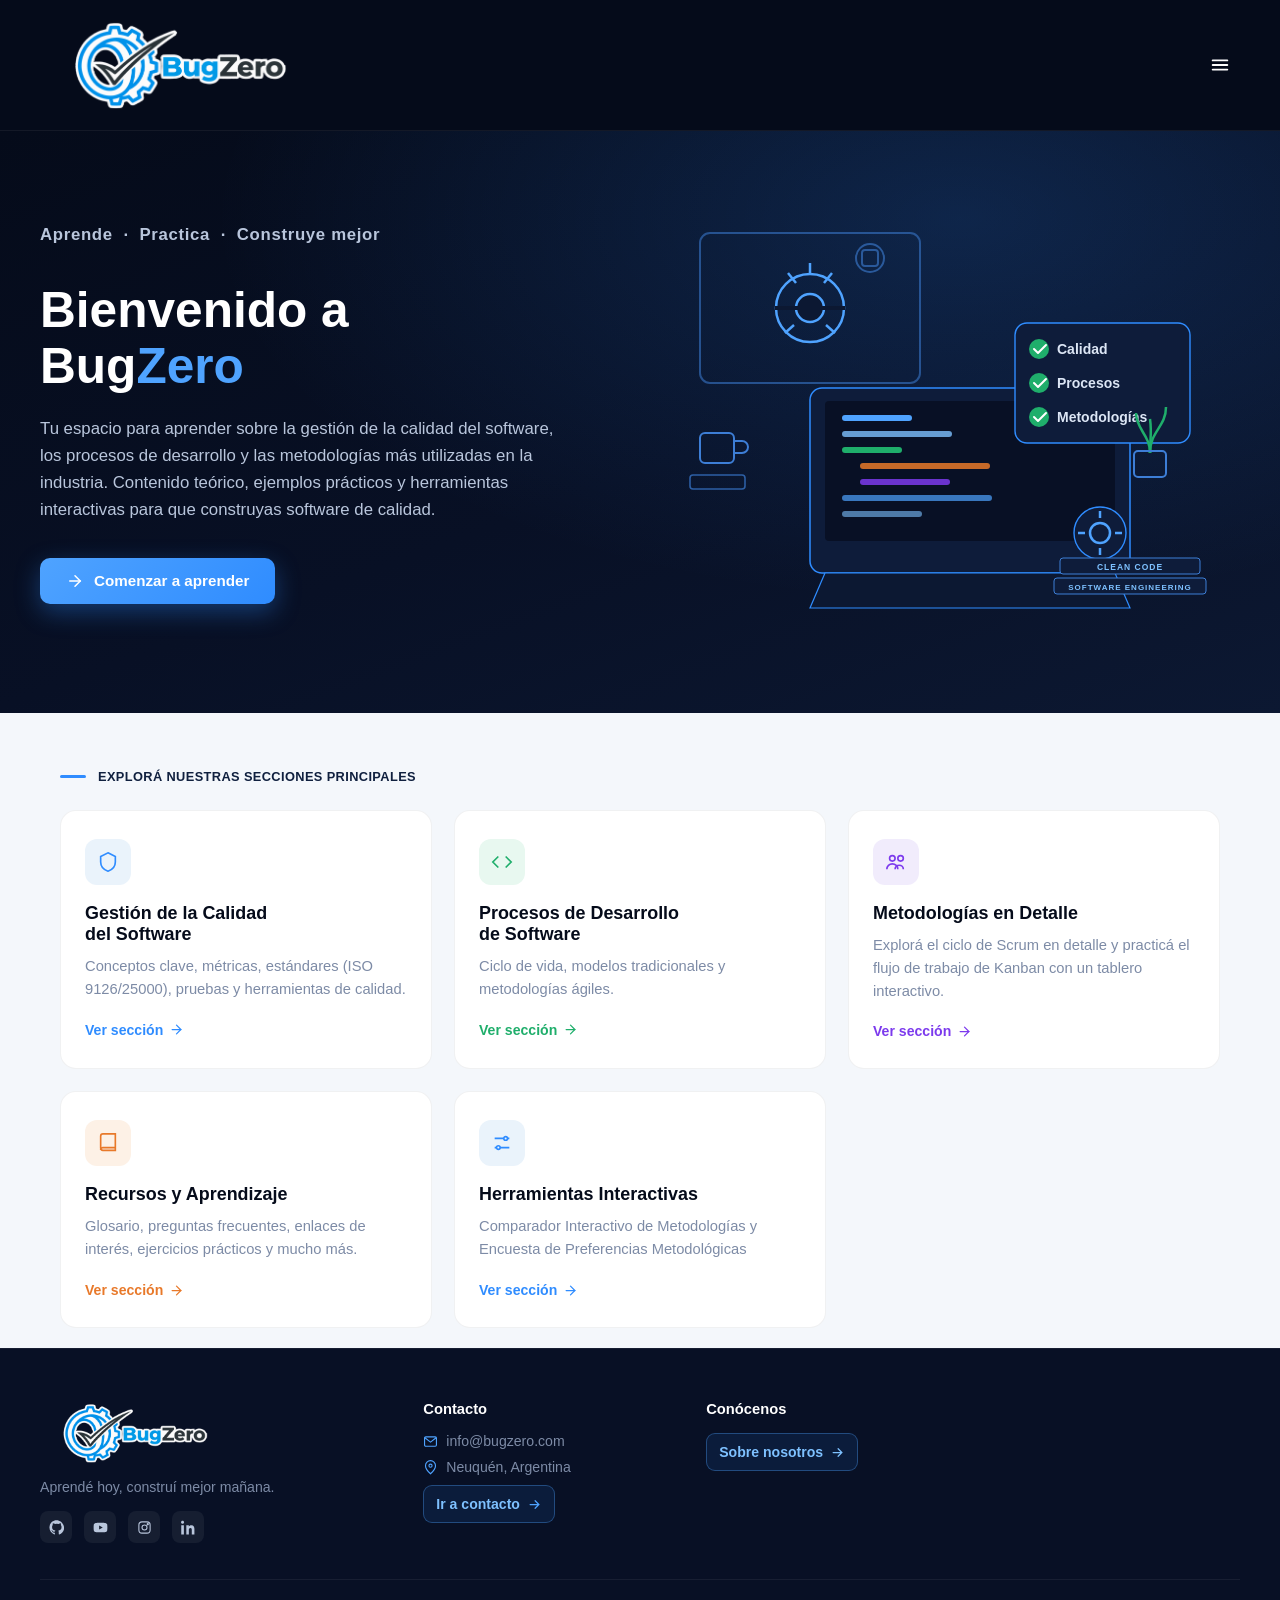
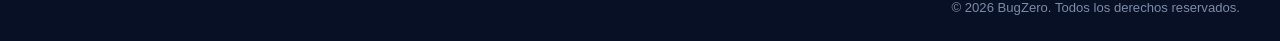
<file: index.html>
<!DOCTYPE html>
<html lang="es">
<head>
<meta charset="UTF-8">
<meta name="viewport" content="width=device-width, initial-scale=1.0">
<title>BugZero — Aprende, practica, construye mejor</title>
<link rel="stylesheet" href="style.css">
<link rel="stylesheet" href="menu.css">
</head>
<body>

<!-- NAVBAR -->
<header class="navbar">
  <a href="#inicio" class="brand" aria-label="BugZero, ir al inicio">
    <img class="brand-logo" src="img/Logotipo%20BugZero%20con%20borde%20blanco%20%282%29.png" alt="Logo de BugZero">
  </a>
  <button class="menu-toggle" id="menuToggle" type="button" aria-label="Abrir menú" aria-expanded="false" aria-controls="sideMenu">
    <svg viewBox="0 0 24 24" fill="none" stroke="currentColor" stroke-width="2" stroke-linecap="round"><line x1="4" y1="7" x2="20" y2="7"/><line x1="4" y1="12" x2="20" y2="12"/><line x1="4" y1="17" x2="20" y2="17"/></svg>
  </button>
</header>

<!-- SIDE MENU -->
<div class="overlay" id="overlay" aria-hidden="true"></div>
<aside class="side-menu" id="sideMenu" aria-label="Menú principal" aria-hidden="true">
  <div class="side-menu-header">
    <a href="#inicio" class="brand" style="font-size:1.2rem;">
      <img class="brand-logo" src="img/Logotipo%20BugZero%20con%20borde%20blanco%20%282%29.png" alt="Logo de BugZero">
    </a>
    <button class="side-menu-close" id="menuClose" type="button" aria-label="Cerrar menú">
      <svg viewBox="0 0 24 24" fill="none" stroke="currentColor" stroke-width="2" stroke-linecap="round"><line x1="18" y1="6" x2="6" y2="18"/><line x1="6" y1="6" x2="18" y2="18"/></svg>
    </button>
  </div>
  <nav aria-label="Secciones del sitio">
    <a href="#inicio" class="side-link active">
      <span class="left"><svg viewBox="0 0 24 24" fill="none" stroke="currentColor" stroke-width="1.8"><path d="M3 11l9-8 9 8"/><path d="M5 10v10h14V10"/></svg>Inicio</span>
    </a>
    <div class="side-nav-group" id="qualityNav">
      <button class="side-link submenu-trigger" id="qualityToggle" type="button" aria-expanded="false" aria-controls="qualitySubmenu">
        <span class="left"><svg viewBox="0 0 24 24" fill="none" stroke="currentColor" stroke-width="1.8"><path d="M12 2l8 4v6c0 5-3.5 8.5-8 10-4.5-1.5-8-5-8-10V6l8-4z"/></svg>Calidad</span>
        <svg viewBox="0 0 24 24" fill="none" stroke="currentColor" stroke-width="2"><polyline points="9 6 15 12 9 18"/></svg>
      </button>
      <div class="side-submenu" id="qualitySubmenu" hidden>
        <a class="side-sub-link" href="calidad.html#fundamentos">Fundamentos de Calidad</a>
        <a class="side-sub-link" href="calidad.html#pruebas">Técnicas de Aseguramiento de la Calidad</a>
        <a class="side-sub-link" href="calidad.html#herramientas-calidad">Herramientas de Calidad</a>
      </div>
    </div>
    <div class="side-nav-group" id="developmentNav">
      <button class="side-link submenu-trigger" id="developmentToggle" type="button" aria-expanded="false" aria-controls="developmentSubmenu">
        <span class="left"><svg viewBox="0 0 24 24" fill="none" stroke="currentColor" stroke-width="1.8"><polyline points="8 6 2 12 8 18"/><polyline points="16 6 22 12 16 18"/></svg>Desarrollo</span>
          <svg viewBox="0 0 24 24" fill="none" stroke="currentColor" stroke-width="2"><polyline points="9 6 15 12 9 18"/></svg>
      </button>
      <div class="side-submenu" id="developmentSubmenu" hidden>
        <a class="side-sub-link" href="metodologia.html#ciclo-vida">Ciclo de vida</a>
        <a class="side-sub-link" href="metodologia.html#tradicionales">Metodologías tradicionales</a>
        <a class="side-sub-link" href="metodologia.html#agiles">Metodologías ágiles</a>
      </div>
    </div>
    <div class="side-nav-group">
      <button class="side-link submenu-trigger" id="methodsToggle" type="button" aria-expanded="false" aria-controls="methodsSubmenu">
        <span class="left"><svg viewBox="0 0 24 24" fill="none" stroke="currentColor" stroke-width="1.8"><circle cx="8" cy="8" r="3"/><circle cx="17" cy="8" r="3"/><path d="M2 20c0-3.3 2.7-6 6-6s6 2.7 6 6M11 20c0-2.5 2-4.5 4.5-4.5s4.5 2 4.5 4.5"/></svg>Metodologías en Detalle</span>
        <svg viewBox="0 0 24 24" fill="none" stroke="currentColor" stroke-width="2"><polyline points="9 6 15 12 9 18"/></svg>
      </button>
      <div class="side-submenu" id="methodsSubmenu" hidden>
        <a class="side-sub-link" href="scrumKanban.html#scrum">Scrum en detalle</a>
        <a class="side-sub-link" href="scrumKanban.html#kanban">Kanban en detalle</a>
      </div>
    </div>
    <div class="side-nav-group">
  <button class="side-link submenu-trigger" id="resourceToggle" type="button" aria-expanded="false" aria-controls="resourceSubmenu">
    <span class="left"><svg viewBox="0 0 24 24" fill="none" stroke="currentColor" stroke-width="1.8" aria-hidden="true"><path d="M4 4.5A2.5 2.5 0 0 1 6.5 2H20v18H6.5A2.5 2.5 0 0 1 4 17.5v-13z"/><path d="M20 17H6.5A2.5 2.5 0 0 0 4 19.5"/></svg>Recursos y ejercicios</span>
    <svg viewBox="0 0 24 24" fill="none" stroke="currentColor" stroke-width="2" aria-hidden="true"><polyline points="9 6 15 12 9 18"/></svg>
  </button>
  <div class="side-submenu" id="resourceSubmenu" hidden>
    <a class="side-sub-link" href="recursos.html#glosario">Glosario</a>
    <a class="side-sub-link" href="recursos.html#preguntas-frecuentes">Preguntas frecuentes</a>
    <a class="side-sub-link" href="recursos.html#enlaces-de-interes">Enlaces de interés</a>
    <a class="side-sub-link" href="recursos.html#ejercicio">Ejercicio práctico</a>
  </div>
</div>
    <div class="side-nav-group">
      <button class="side-link submenu-trigger" id="interactiveToggle" type="button" aria-expanded="false" aria-controls="interactiveSubmenu">
        <span class="left"><svg viewBox="0 0 24 24" fill="none" stroke="currentColor" stroke-width="1.8"><path d="M4 7h10M18 7h2M4 17h2M10 17h10"/><circle cx="16" cy="7" r="2"/><circle cx="8" cy="17" r="2"/></svg>Herramientas Interactivas</span>
        <svg viewBox="0 0 24 24" fill="none" stroke="currentColor" stroke-width="2"><polyline points="9 6 15 12 9 18"/></svg>
      </button>
      <div class="side-submenu" id="interactiveSubmenu" hidden>
        <a class="side-sub-link" href="comparadorMetodologia.html#comparador">Comparador de Metodologías</a>
        <a class="side-sub-link" href="comparadorMetodologia.html#encuesta">Encuesta de Preferencias Metodológicas</a>
      </div>
    </div>
    <a href="nosotros.html" class="side-link">
      <span class="left"><svg viewBox="0 0 24 24" fill="none" stroke="currentColor" stroke-width="1.8"><circle cx="9" cy="8" r="3.2"/><path d="M2.5 20c0-3.5 2.9-6.3 6.5-6.3S15.5 16.5 15.5 20"/><circle cx="17.5" cy="9" r="2.6"/><path d="M14.7 13.8c2.6.3 4.7 2.6 4.8 5.5"/></svg>Nosotros</span>
    </a>
    <a href="contacto.html" class="side-link">
      <span class="left"><svg viewBox="0 0 24 24" fill="none" stroke="currentColor" stroke-width="1.8"><rect x="2.5" y="4.5" width="19" height="15" rx="2"/><path d="M3 6l9 7 9-7"/></svg>Contacto</span>
    </a>
  </nav>
</aside>

<!-- HERO -->
<section class="hero" id="inicio">
  <div class="hero-inner">
    <div>
      <p class="eyebrow">Aprende &nbsp;·&nbsp; Practica &nbsp;·&nbsp; Construye mejor</p>
      <h1>Bienvenido a<br>Bug<span class="zero">Zero</span></h1>
      <p>Tu espacio para aprender sobre la gestión de la calidad del software, los procesos de desarrollo y las metodologías más utilizadas en la industria. Contenido teórico, ejemplos prácticos y herramientas interactivas para que construyas software de calidad.</p>
      <div class="hero-actions">
        <a href="#secciones" class="btn btn-primary">
          <svg viewBox="0 0 24 24" width="18" height="18" fill="none" stroke="currentColor" stroke-width="2" stroke-linecap="round"><line x1="5" y1="12" x2="19" y2="12"/><polyline points="12 5 19 12 12 19"/></svg>
          Comenzar a aprender
        </a>
      </div>
    </div>
    <div class="hero-art">
      <svg viewBox="0 0 560 420" xmlns="http://www.w3.org/2000/svg">
        <!-- monitor with bug -->
        <rect x="30" y="30" width="220" height="150" rx="10" fill="none" stroke="#3d7ed6" stroke-width="2" opacity=".55"/>
        <circle cx="140" cy="105" r="34" fill="none" stroke="#4fa3ff" stroke-width="2.5"/>
        <line x1="140" y1="60" x2="140" y2="72" stroke="#4fa3ff" stroke-width="2.5"/>
        <line x1="118" y1="70" x2="126" y2="80" stroke="#4fa3ff" stroke-width="2.5"/>
        <line x1="162" y1="70" x2="154" y2="80" stroke="#4fa3ff" stroke-width="2.5"/>
        <line x1="106" y1="105" x2="118" y2="105" stroke="#4fa3ff" stroke-width="2.5"/>
        <line x1="162" y1="105" x2="174" y2="105" stroke="#4fa3ff" stroke-width="2.5"/>
        <line x1="115" y1="130" x2="124" y2="122" stroke="#4fa3ff" stroke-width="2.5"/>
        <line x1="165" y1="130" x2="156" y2="122" stroke="#4fa3ff" stroke-width="2.5"/>
        <circle cx="140" cy="105" r="14" fill="#0c1832" stroke="#4fa3ff" stroke-width="2.5"/>
        <line x1="105" y1="105" x2="175" y2="105" stroke="#0c1832" stroke-width="4"/>
        <circle cx="200" cy="55" r="14" fill="none" stroke="#3d7ed6" stroke-width="2" opacity=".6"/>
        <rect x="192" y="47" width="16" height="16" rx="3" fill="none" stroke="#3d7ed6" stroke-width="2" opacity=".6"/>

        <!-- laptop -->
        <g>
          <rect x="140" y="185" width="320" height="185" rx="12" fill="#0e1c3a" stroke="#2f8cff" stroke-width="1.5"/>
          <rect x="155" y="198" width="290" height="140" rx="4" fill="#081025"/>
          <!-- code lines -->
          <rect x="172" y="212" width="70" height="6" rx="3" fill="#4fa3ff"/>
          <rect x="172" y="228" width="110" height="6" rx="3" fill="#7ec1ff" opacity=".8"/>
          <rect x="172" y="244" width="60" height="6" rx="3" fill="#1fae6b"/>
          <rect x="190" y="260" width="130" height="6" rx="3" fill="#e8792a" opacity=".85"/>
          <rect x="190" y="276" width="90" height="6" rx="3" fill="#7c3aed" opacity=".85"/>
          <rect x="172" y="292" width="150" height="6" rx="3" fill="#4fa3ff" opacity=".7"/>
          <rect x="172" y="308" width="80" height="6" rx="3" fill="#7ec1ff" opacity=".6"/>
          <path d="M155 370 L140 405 L460 405 L445 370 Z" fill="#0c1832" stroke="#2f8cff" stroke-width="1.2"/>
        </g>

        <!-- checklist card -->
        <g transform="translate(345,120)">
          <rect x="0" y="0" width="175" height="120" rx="12" fill="#0e1c3a" stroke="#2f8cff" stroke-width="1.4"/>
          <circle cx="24" cy="26" r="10" fill="#1fae6b"/>
          <path d="M19 26l4 4 8-8" stroke="#fff" stroke-width="2" fill="none" stroke-linecap="round" stroke-linejoin="round"/>
          <text x="42" y="31" fill="#dce6f5" font-family="Inter, sans-serif" font-size="14" font-weight="600">Calidad</text>
          <circle cx="24" cy="60" r="10" fill="#1fae6b"/>
          <path d="M19 60l4 4 8-8" stroke="#fff" stroke-width="2" fill="none" stroke-linecap="round" stroke-linejoin="round"/>
          <text x="42" y="65" fill="#dce6f5" font-family="Inter, sans-serif" font-size="14" font-weight="600">Procesos</text>
          <circle cx="24" cy="94" r="10" fill="#1fae6b"/>
          <path d="M19 94l4 4 8-8" stroke="#fff" stroke-width="2" fill="none" stroke-linecap="round" stroke-linejoin="round"/>
          <text x="42" y="99" fill="#dce6f5" font-family="Inter, sans-serif" font-size="14" font-weight="600">Metodologías</text>
        </g>

        <!-- gear -->
        <g transform="translate(400,300)">
          <circle cx="30" cy="30" r="26" fill="#0e1c3a" stroke="#2f8cff" stroke-width="1.4"/>
          <circle cx="30" cy="30" r="10" fill="none" stroke="#4fa3ff" stroke-width="2.5"/>
          <g stroke="#4fa3ff" stroke-width="2.5">
            <line x1="30" y1="8" x2="30" y2="15"/>
            <line x1="30" y1="45" x2="30" y2="52"/>
            <line x1="8" y1="30" x2="15" y2="30"/>
            <line x1="45" y1="30" x2="52" y2="30"/>
          </g>
        </g>

        <!-- books stack -->
        <g transform="translate(390,355)">
          <rect x="0" y="0" width="140" height="16" rx="3" fill="#0e1c3a" stroke="#3d7ed6" stroke-width="1"/>
          <text x="70" y="12" text-anchor="middle" fill="#7ec1ff" font-family="Inter, sans-serif" font-size="8.5" letter-spacing="1" font-weight="700">CLEAN CODE</text>
          <rect x="-6" y="20" width="152" height="16" rx="3" fill="#0e1c3a" stroke="#3d7ed6" stroke-width="1"/>
          <text x="70" y="32" text-anchor="middle" fill="#7ec1ff" font-family="Inter, sans-serif" font-size="8" letter-spacing="1" font-weight="700">SOFTWARE ENGINEERING</text>
        </g>

        <!-- coffee mug -->
        <g transform="translate(30,230)">
          <rect x="0" y="0" width="34" height="30" rx="5" fill="none" stroke="#3d7ed6" stroke-width="2"/>
          <path d="M34 8h8a6 6 0 0 1 0 12h-8" fill="none" stroke="#3d7ed6" stroke-width="2"/>
        </g>
        <rect x="20" y="272" width="55" height="14" rx="3" fill="none" stroke="#3d7ed6" stroke-width="1.6" opacity=".7"/>

        <!-- plant -->
        <g transform="translate(470,190)">
          <path d="M10 60c0-18 -14-24-14-40" fill="none" stroke="#1fae6b" stroke-width="2.5"/>
          <path d="M10 60c0-22 16-26 16-46" fill="none" stroke="#1fae6b" stroke-width="2.5"/>
          <path d="M10 60c0-14 2-20 0-34" fill="none" stroke="#1fae6b" stroke-width="2.5"/>
          <rect x="-6" y="58" width="32" height="26" rx="4" fill="none" stroke="#3d7ed6" stroke-width="2"/>
        </g>
      </svg>
    </div>
  </div>
</section>

<!-- SECTION LABEL -->
<div class="section-label" id="secciones">
  <span class="bar"></span>
  <span>EXPLORÁ NUESTRAS SECCIONES PRINCIPALES</span>
</div>

<!-- CARDS -->
<section class="cards-grid">
  <article class="card quality" id="calidad">
    <div class="card-icon">
      <svg viewBox="0 0 24 24" fill="none" stroke="currentColor" stroke-width="1.8"><path d="M12 2l8 4v6c0 5-3.5 8.5-8 10-4.5-1.5-8-5-8-10V6l8-4z"/></svg>
    </div>
    <h3>Gestión de la Calidad<br>del Software</h3>
    <p>Conceptos clave, métricas, estándares (ISO 9126/25000), pruebas y herramientas de calidad.</p>
    <a href="calidad.html" class="card-link">Ver sección
      <svg viewBox="0 0 24 24" fill="none" stroke="currentColor" stroke-width="2" stroke-linecap="round"><line x1="5" y1="12" x2="19" y2="12"/><polyline points="12 5 19 12 12 19"/></svg>
    </a>
  </article>

  <article class="card dev" id="desarrollo">
    <div class="card-icon">
      <svg viewBox="0 0 24 24" fill="none" stroke="currentColor" stroke-width="1.8"><polyline points="8 6 2 12 8 18"/><polyline points="16 6 22 12 16 18"/></svg>
    </div>
    <h3>Procesos de Desarrollo<br>de Software</h3>
    <p>Ciclo de vida, modelos tradicionales y metodologías ágiles.</p>
    <a href="metodologia.html#ciclo-vida" class="card-link">Ver sección
      <svg viewBox="0 0 24 24" fill="none" stroke="currentColor" stroke-width="2" stroke-linecap="round"><line x1="5" y1="12" x2="19" y2="12"/><polyline points="12 5 19 12 12 19"/></svg>
    </a>
  </article>

  <article class="card method" id="metodologias">
    <div class="card-icon">
      <svg viewBox="0 0 24 24" fill="none" stroke="currentColor" stroke-width="1.8"><circle cx="8" cy="8" r="3"/><circle cx="17" cy="8" r="3"/><path d="M2 20c0-3.3 2.7-6 6-6s6 2.7 6 6M11 20c0-2.5 2-4.5 4.5-4.5s4.5 2 4.5 4.5"/></svg>
    </div>
    <h3>Metodologías en Detalle</h3>
    <p>Explorá el ciclo de Scrum en detalle y practicá el flujo de trabajo de Kanban con un tablero interactivo.</p>
    <a href="scrumKanban.html#scrum" class="card-link">Ver sección
      <svg viewBox="0 0 24 24" fill="none" stroke="currentColor" stroke-width="2" stroke-linecap="round"><line x1="5" y1="12" x2="19" y2="12"/><polyline points="12 5 19 12 12 19"/></svg>
    </a>
  </article>

  <article class="card res" id="recursos">
    <div class="card-icon">
      <svg viewBox="0 0 24 24" fill="none" stroke="currentColor" stroke-width="1.8"><path d="M4 4.5A2.5 2.5 0 0 1 6.5 2H20v18H6.5A2.5 2.5 0 0 1 4 17.5v-13z"/><path d="M20 17H6.5A2.5 2.5 0 0 0 4 19.5"/></svg>
    </div>
    <h3>Recursos y Aprendizaje</h3>
    <p>Glosario, preguntas frecuentes, enlaces de interés, ejercicios prácticos y mucho más.</p>
    <a href="recursos.html" class="card-link">Ver sección
      <svg viewBox="0 0 24 24" fill="none" stroke="currentColor" stroke-width="2" stroke-linecap="round"><line x1="5" y1="12" x2="19" y2="12"/><polyline points="12 5 19 12 12 19"/></svg>
    </a>
  </article>

  <article class="card tools" id="herramientas">
    <div class="card-icon">
      <svg viewBox="0 0 24 24" fill="none" stroke="currentColor" stroke-width="1.8"><path d="M4 7h10M18 7h2M4 17h2M10 17h10"/><circle cx="16" cy="7" r="2"/><circle cx="8" cy="17" r="2"/></svg>
    </div>
    <h3>Herramientas Interactivas</h3>
    <p>Comparador Interactivo de Metodologías y Encuesta de Preferencias Metodológicas</p>
    <a href="comparadorMetodologia.html" class="card-link">Ver sección
      <svg viewBox="0 0 24 24" fill="none" stroke="currentColor" stroke-width="2" stroke-linecap="round"><line x1="5" y1="12" x2="19" y2="12"/><polyline points="12 5 19 12 12 19"/></svg>
    </a>
  </article>
</section>

<!-- FOOTER -->
<footer id="nosotros">
  <div class="footer-inner">
    <div class="footer-brand">
      <a href="#inicio" class="brand" style="font-size:1.25rem;">
        <img class="brand-logo" src="img/Logotipo%20BugZero%20con%20borde%20blanco%20%282%29.png" alt="Logo de BugZero">
      </a>
      <p>Aprendé hoy, construí mejor mañana.</p>
      <div class="social">
        <a href="#" aria-label="GitHub"><svg viewBox="0 0 24 24" fill="currentColor"><path d="M12 .5C5.7.5.7 5.6.7 12c0 5.1 3.3 9.4 7.9 11 .6.1.8-.3.8-.6v-2.1c-3.2.7-3.9-1.5-3.9-1.5-.5-1.3-1.3-1.7-1.3-1.7-1-.7.1-.7.1-.7 1.2.1 1.8 1.2 1.8 1.2 1 1.8 2.8 1.3 3.4 1 .1-.8.4-1.3.7-1.6-2.6-.3-5.3-1.3-5.3-5.7 0-1.3.4-2.3 1.2-3.1-.1-.3-.5-1.5.1-3.1 0 0 1-.3 3.3 1.2a11.4 11.4 0 0 1 6 0c2.3-1.5 3.3-1.2 3.3-1.2.6 1.6.2 2.8.1 3.1.7.8 1.2 1.8 1.2 3.1 0 4.4-2.7 5.4-5.3 5.7.4.4.8 1.1.8 2.2v3.3c0 .3.2.7.8.6 4.6-1.6 7.9-5.9 7.9-11C23.3 5.6 18.3.5 12 .5z"/></svg></a>
        <a href="#" aria-label="YouTube"><svg viewBox="0 0 24 24" fill="currentColor"><path d="M23 12s0-3.5-.4-5.1c-.3-.9-1-1.6-1.9-1.9C19 4.5 12 4.5 12 4.5s-7 0-8.7.5c-.9.3-1.6 1-1.9 1.9C1 8.5 1 12 1 12s0 3.5.4 5.1c.3.9 1 1.6 1.9 1.9 1.7.5 8.7.5 8.7.5s7 0 8.7-.5c.9-.3 1.6-1 1.9-1.9.4-1.6.4-5.1.4-5.1zM9.8 15.3V8.7l5.8 3.3-5.8 3.3z"/></svg></a>
        <a href="#" aria-label="Instagram"><svg viewBox="0 0 24 24" fill="none" stroke="currentColor" stroke-width="1.7"><rect x="3" y="3" width="18" height="18" rx="5"/><circle cx="12" cy="12" r="4"/><circle cx="17.2" cy="6.8" r="1"/></svg></a>
        <a href="#" aria-label="LinkedIn"><svg viewBox="0 0 24 24" fill="currentColor"><path d="M4.98 3.5C4.98 4.9 3.9 6 2.5 6S0 4.9 0 3.5 1.1 1 2.5 1s2.48 1.1 2.48 2.5zM.4 8.3H4.6V23H.4V8.3zM8.5 8.3h4v2h.06c.56-1 1.9-2.1 3.9-2.1 4.2 0 5 2.8 5 6.3V23h-4.2v-6.6c0-1.6 0-3.6-2.2-3.6-2.2 0-2.5 1.7-2.5 3.5V23H8.5V8.3z"/></svg></a>
      </div>
    </div>
    <div class="footer-col">
      <h5>Contacto</h5>
      <ul class="footer-contact">
        <li><svg viewBox="0 0 24 24" fill="none" stroke="currentColor" stroke-width="1.8"><rect x="2.5" y="4.5" width="19" height="15" rx="2"/><path d="M3 6l9 7 9-7"/></svg> info@bugzero.com</li>
        <li><svg viewBox="0 0 24 24" fill="none" stroke="currentColor" stroke-width="1.8"><path d="M12 22s-8-7.2-8-13a8 8 0 0 1 16 0c0 5.8-8 13-8 13z"/><circle cx="12" cy="9" r="2.5"/></svg> Neuquén, Argentina</li>
        <li><a class="footer-action-link" href="contacto.html">Ir a contacto<svg viewBox="0 0 24 24" fill="none" stroke="currentColor" stroke-width="2" stroke-linecap="round" aria-hidden="true"><path d="M5 12h14M13 6l6 6-6 6"/></svg></a></li>
      </ul>
    </div>
    <div class="footer-col">
      <h5>Conócenos</h5>
      <ul>
        <li><a class="footer-action-link" href="nosotros.html">Sobre nosotros<svg viewBox="0 0 24 24" fill="none" stroke="currentColor" stroke-width="2" stroke-linecap="round" aria-hidden="true"><path d="M5 12h14M13 6l6 6-6 6"/></svg></a></li>
      </ul>
    </div>
  </div>
  <div class="footer-bottom">© 2026 BugZero. Todos los derechos reservados.</div>
</footer>

<script src="script.js"></script>
</file>
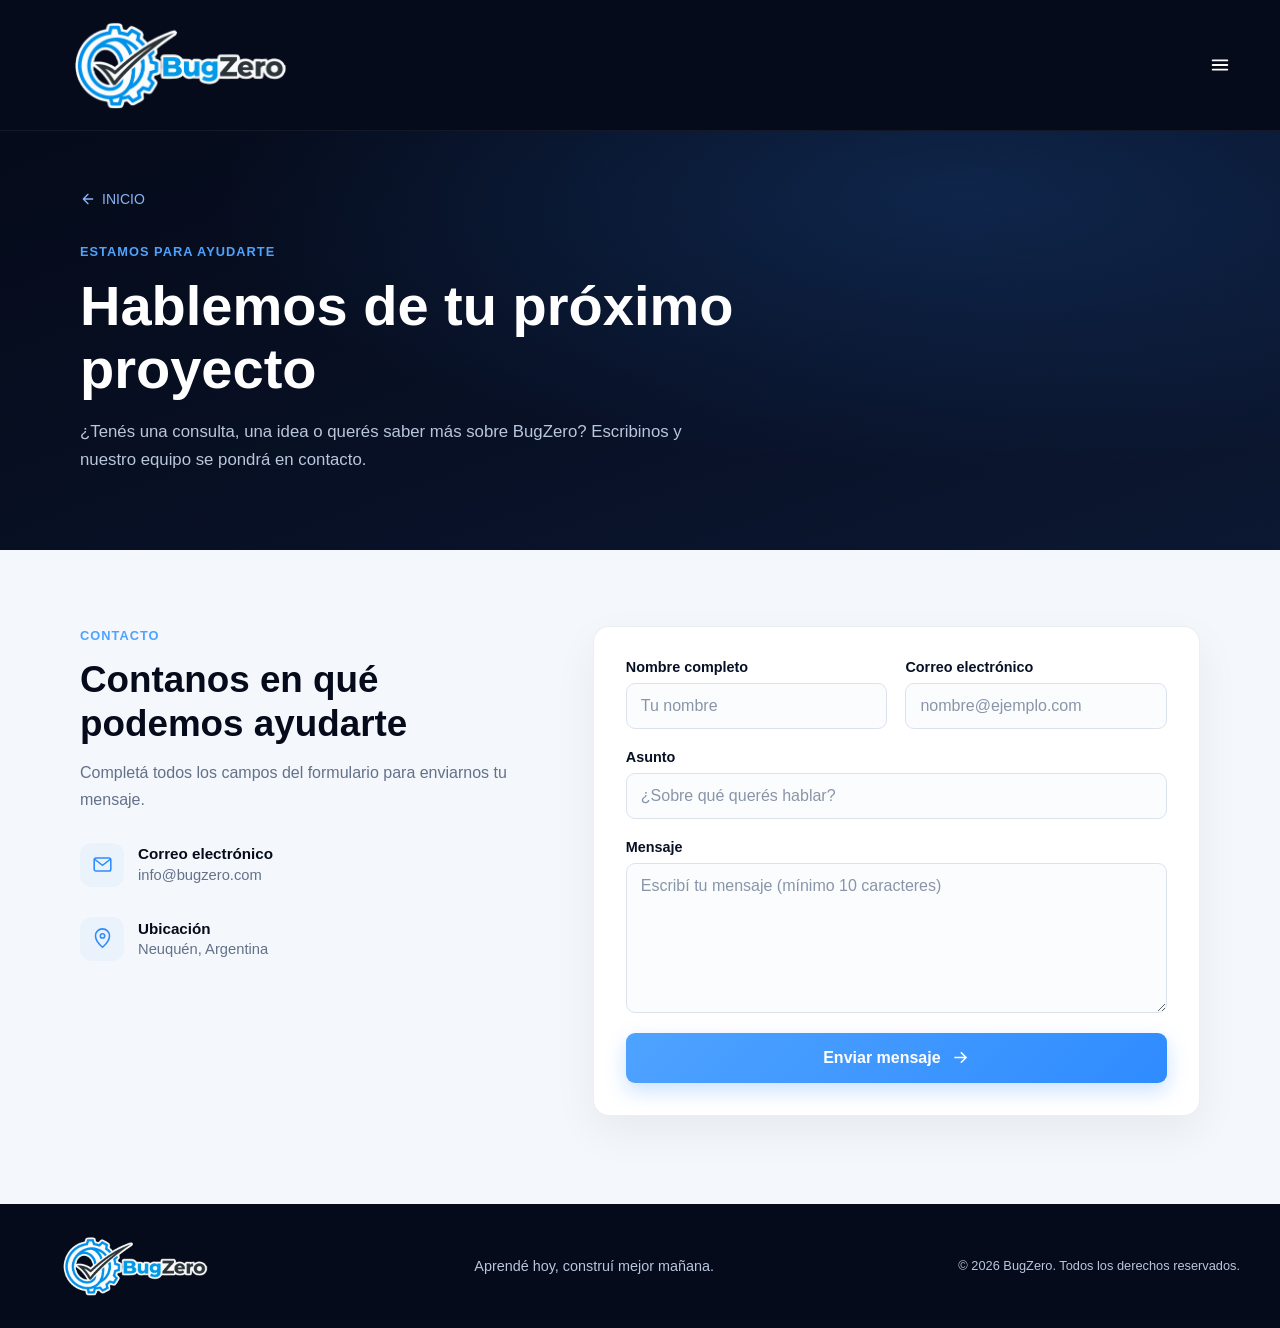
<file: contacto.html>
<!DOCTYPE html>
<html lang="es">
<head>
  <meta charset="UTF-8">
  <meta name="viewport" content="width=device-width, initial-scale=1.0">
  <meta name="description" content="Contactate con el equipo de BugZero.">
  <title>Contacto — BugZero</title>
  <link rel="stylesheet" href="contacto.css">
  <link rel="stylesheet" href="menu.css">
</head>
<body>
  <header class="navbar">
    <a href="index.html#inicio" class="brand">
      <img class="brand-logo" src="img/Logotipo%20BugZero%20con%20borde%20blanco%20%282%29.png" alt="Logo de BugZero">
    </a>
    <button class="menu-toggle" id="menuToggle" type="button" aria-label="Abrir menú" aria-expanded="false" aria-controls="sideMenu">
      <svg viewBox="0 0 24 24" fill="none" stroke="currentColor" stroke-width="2" stroke-linecap="round"><line x1="4" y1="7" x2="20" y2="7"/><line x1="4" y1="12" x2="20" y2="12"/><line x1="4" y1="17" x2="20" y2="17"/></svg>
    </button>
  </header>

  <div class="overlay" id="overlay" aria-hidden="true"></div>
  <aside class="side-menu" id="sideMenu" aria-label="Menú principal" aria-hidden="true">
    <div class="side-menu-header">
      <a href="index.html#inicio" class="brand">
        <img class="brand-logo" src="img/Logotipo%20BugZero%20con%20borde%20blanco%20%282%29.png" alt="Logo de BugZero">
      </a>
      <button class="side-menu-close" id="menuClose" type="button" aria-label="Cerrar menú">
        <svg viewBox="0 0 24 24" fill="none" stroke="currentColor" stroke-width="2" stroke-linecap="round"><line x1="18" y1="6" x2="6" y2="18"/><line x1="6" y1="6" x2="18" y2="18"/></svg>
      </button>
    </div>
    <nav aria-label="Secciones del sitio">
      <a href="index.html#inicio" class="side-link"><span class="left"><svg viewBox="0 0 24 24" fill="none" stroke="currentColor" stroke-width="1.8"><path d="M3 11l9-8 9 8"/><path d="M5 10v10h14V10"/></svg>Inicio</span></a>
      <a href="calidad.html#fundamentos" class="side-link"><span class="left"><svg viewBox="0 0 24 24" fill="none" stroke="currentColor" stroke-width="1.8"><path d="M12 2l8 4v6c0 5-3.5 8.5-8 10-4.5-1.5-8-5-8-10V6l8-4z"/></svg>Calidad</span><svg viewBox="0 0 24 24" fill="none" stroke="currentColor" stroke-width="2"><polyline points="9 6 15 12 9 18"/></svg></a>
      <div class="side-nav-group" id="developmentNav">
        <button class="side-link submenu-trigger" id="developmentToggle" type="button" aria-expanded="false" aria-controls="developmentSubmenu">
          <span class="left"><svg viewBox="0 0 24 24" fill="none" stroke="currentColor" stroke-width="1.8"><polyline points="8 6 2 12 8 18"/><polyline points="16 6 22 12 16 18"/></svg>Desarrollo</span>
          <svg viewBox="0 0 24 24" fill="none" stroke="currentColor" stroke-width="2"><polyline points="9 6 15 12 9 18"/></svg>
        </button>
        <div class="side-submenu" id="developmentSubmenu" hidden>
          <a class="side-sub-link" href="metodologia.html#ciclo-vida">Ciclo de vida</a>
          <a class="side-sub-link" href="metodologia.html#tradicionales">Metodologías tradicionales</a>
          <a class="side-sub-link" href="metodologia.html#agiles">Metodologías ágiles</a>
        </div>
      </div>
      <div class="side-nav-group">
        <button class="side-link submenu-trigger" id="methodsToggle" type="button" aria-expanded="false" aria-controls="methodsSubmenu">
          <span class="left"><svg viewBox="0 0 24 24" fill="none" stroke="currentColor" stroke-width="1.8"><circle cx="8" cy="8" r="3"/><circle cx="17" cy="8" r="3"/><path d="M2 20c0-3.3 2.7-6 6-6s6 2.7 6 6M11 20c0-2.5 2-4.5 4.5-4.5s4.5 2 4.5 4.5"/></svg>Metodologías en Detalle</span>
          <svg viewBox="0 0 24 24" fill="none" stroke="currentColor" stroke-width="2"><polyline points="9 6 15 12 9 18"/></svg>
        </button>
        <div class="side-submenu" id="methodsSubmenu" hidden>
          <a class="side-sub-link" href="scrumKanban.html#scrum">Scrum en detalle</a>
          <a class="side-sub-link" href="scrumKanban.html#kanban">Kanban en detalle</a>
        </div>
      </div>
      <div class="side-nav-group">
  <button class="side-link submenu-trigger" id="resourceToggle" type="button" aria-expanded="false" aria-controls="resourceSubmenu">
    <span class="left"><svg viewBox="0 0 24 24" fill="none" stroke="currentColor" stroke-width="1.8" aria-hidden="true"><path d="M4 4.5A2.5 2.5 0 0 1 6.5 2H20v18H6.5A2.5 2.5 0 0 1 4 17.5v-13z"/><path d="M20 17H6.5A2.5 2.5 0 0 0 4 19.5"/></svg>Recursos y ejercicios</span>
    <svg viewBox="0 0 24 24" fill="none" stroke="currentColor" stroke-width="2" aria-hidden="true"><polyline points="9 6 15 12 9 18"/></svg>
  </button>
  <div class="side-submenu" id="resourceSubmenu" hidden>
    <a class="side-sub-link" href="recursos.html#glosario">Glosario</a>
    <a class="side-sub-link" href="recursos.html#preguntas-frecuentes">Preguntas frecuentes</a>
    <a class="side-sub-link" href="recursos.html#enlaces-de-interes">Enlaces de interés</a>
    <a class="side-sub-link" href="recursos.html#ejercicio">Ejercicio práctico</a>
  </div>
</div>
      <div class="side-nav-group">
        <button class="side-link submenu-trigger" id="interactiveToggle" type="button" aria-expanded="false" aria-controls="interactiveSubmenu">
          <span class="left"><svg viewBox="0 0 24 24" fill="none" stroke="currentColor" stroke-width="1.8"><path d="M4 7h10M18 7h2M4 17h2M10 17h10"/><circle cx="16" cy="7" r="2"/><circle cx="8" cy="17" r="2"/></svg>Herramientas Interactivas</span>
          <svg viewBox="0 0 24 24" fill="none" stroke="currentColor" stroke-width="2"><polyline points="9 6 15 12 9 18"/></svg>
        </button>
        <div class="side-submenu" id="interactiveSubmenu" hidden>
          <a class="side-sub-link" href="comparadorMetodologia.html#comparador">Comparador de Metodologías</a>
          <a class="side-sub-link" href="comparadorMetodologia.html#encuesta">Encuesta de Preferencias Metodológicas</a>
        </div>
      </div>
      <a href="nosotros.html" class="side-link"><span class="left"><svg viewBox="0 0 24 24" fill="none" stroke="currentColor" stroke-width="1.8"><circle cx="9" cy="8" r="3.2"/><path d="M2.5 20c0-3.5 2.9-6.3 6.5-6.3S15.5 16.5 15.5 20"/><circle cx="17.5" cy="9" r="2.6"/><path d="M14.7 13.8c2.6.3 4.7 2.6 4.8 5.5"/></svg>Nosotros</span></a>
      <a href="contacto.html" class="side-link active" aria-current="page"><span class="left"><svg viewBox="0 0 24 24" fill="none" stroke="currentColor" stroke-width="1.8"><rect x="2.5" y="4.5" width="19" height="15" rx="2"/><path d="M3 6l9 7 9-7"/></svg>Contacto</span></a>
    </nav>
  </aside>

  <main>
    <section class="hero">
      <div class="breadcrumbs">
        <a href="index.html#inicio">
          <svg viewBox="0 0 24 24" fill="none" stroke="currentColor" stroke-width="2" stroke-linecap="round" stroke-linejoin="round" aria-hidden="true">
            <path d="M19 12H5M12 19l-7-7 7-7"/>
          </svg>
          INICIO
        </a>
      </div>
      <div class="hero-inner">
        <p class="eyebrow">Estamos para ayudarte</p>
        <h1>Hablemos de tu próximo proyecto</h1>
        <p>¿Tenés una consulta, una idea o querés saber más sobre BugZero? Escribinos y nuestro equipo se pondrá en contacto.</p>
      </div>
    </section>

    <section class="contact-section" aria-labelledby="contact-title">
      <div class="contact-layout">
        <div class="contact-intro">
          <span class="section-kicker">CONTACTO</span>
          <h2 id="contact-title">Contanos en qué podemos ayudarte</h2>
          <p>Completá todos los campos del formulario para enviarnos tu mensaje.</p>
          <div class="contact-details">
            <div class="detail-icon" aria-hidden="true">
              <svg viewBox="0 0 24 24" fill="none" stroke="currentColor" stroke-width="1.8"><rect x="2.5" y="4.5" width="19" height="15" rx="2"/><path d="M3 6l9 7 9-7"/></svg>
            </div>
            <div>
              <h3>Correo electrónico</h3>
              <a href="mailto:info@bugzero.com">info@bugzero.com</a>
            </div>
          </div>
          <div class="contact-details">
            <div class="detail-icon" aria-hidden="true">
              <svg viewBox="0 0 24 24" fill="none" stroke="currentColor" stroke-width="1.8"><path d="M12 22s-8-7.2-8-13a8 8 0 0 1 16 0c0 5.8-8 13-8 13z"/><circle cx="12" cy="9" r="2.5"/></svg>
            </div>
            <div>
              <h3>Ubicación</h3>
              <p>Neuquén, Argentina</p>
            </div>
          </div>
        </div>

        <form class="contact-form" id="contactForm">
          <div class="form-row">
            <div class="form-field">
              <label for="name">Nombre completo</label>
              <input id="name" name="name" type="text" autocomplete="name" placeholder="Tu nombre" required>
            </div>
            <div class="form-field">
              <label for="email">Correo electrónico</label>
              <input id="email" name="email" type="email" autocomplete="email" placeholder="nombre@ejemplo.com" required>
            </div>
          </div>
          <div class="form-field">
            <label for="subject">Asunto</label>
            <input id="subject" name="subject" type="text" placeholder="¿Sobre qué querés hablar?" required>
          </div>
          <div class="form-field">
            <label for="message">Mensaje</label>
            <textarea id="message" name="message" rows="6" minlength="10" placeholder="Escribí tu mensaje (mínimo 10 caracteres)" required></textarea>
          </div>
          <button class="submit-button" type="submit">
            Enviar mensaje
            <svg viewBox="0 0 24 24" fill="none" stroke="currentColor" stroke-width="2" stroke-linecap="round" aria-hidden="true"><path d="M5 12h14M13 6l6 6-6 6"/></svg>
          </button>
          <p class="form-success" id="formSuccess" role="status" aria-live="polite" tabindex="-1" hidden>
            <svg viewBox="0 0 24 24" fill="none" stroke="currentColor" stroke-width="2" stroke-linecap="round" stroke-linejoin="round" aria-hidden="true"><path d="M20 6 9 17l-5-5"/></svg>
            ¡Mensaje enviado! Gracias por contactarnos.
          </p>
        </form>
      </div>
    </section>
  </main>

  <footer class="site-footer">
    <a href="index.html#inicio" class="brand">
      <img class="brand-logo" src="img/Logotipo%20BugZero%20con%20borde%20blanco%20%282%29.png" alt="Logo de BugZero">
    </a>
    <p>Aprendé hoy, construí mejor mañana.</p>
    <small>© 2026 BugZero. Todos los derechos reservados.</small>
  </footer>
  <script src="contacto.js"></script>
</body>
</html>
</file>
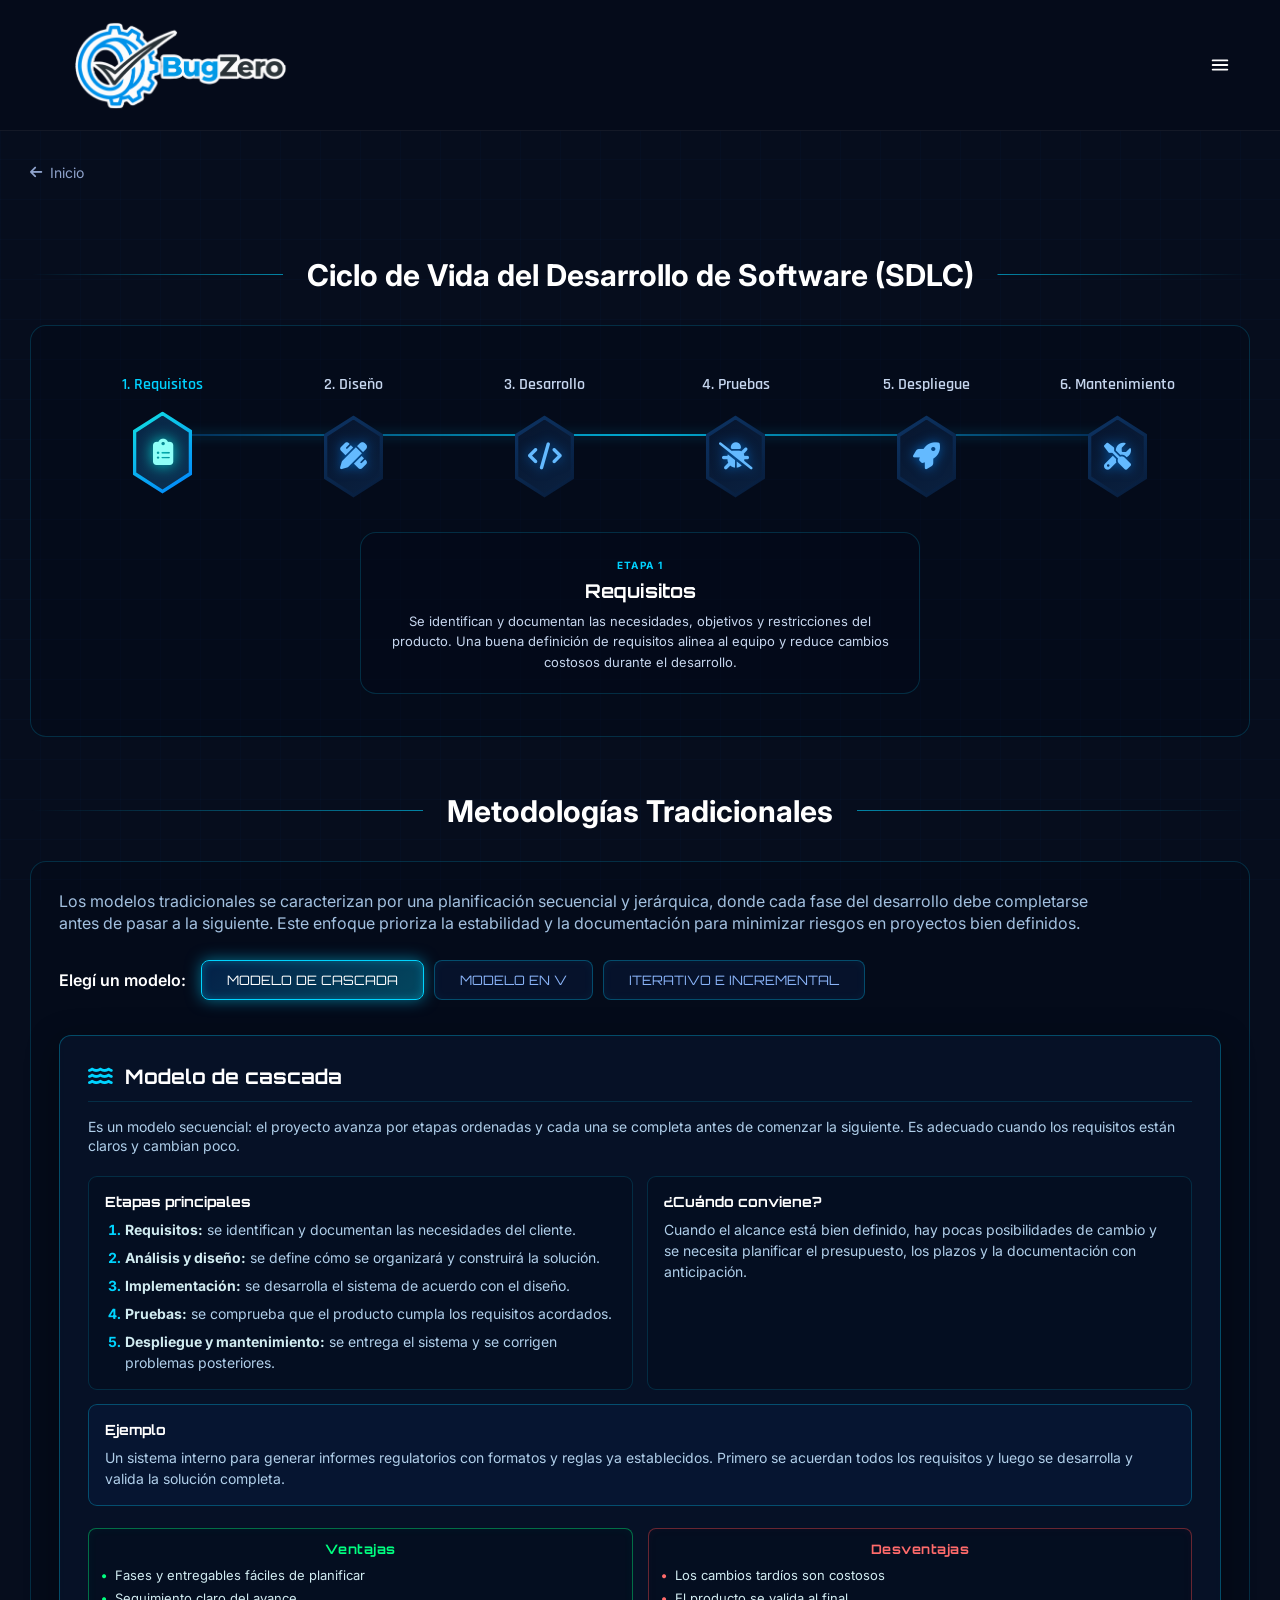
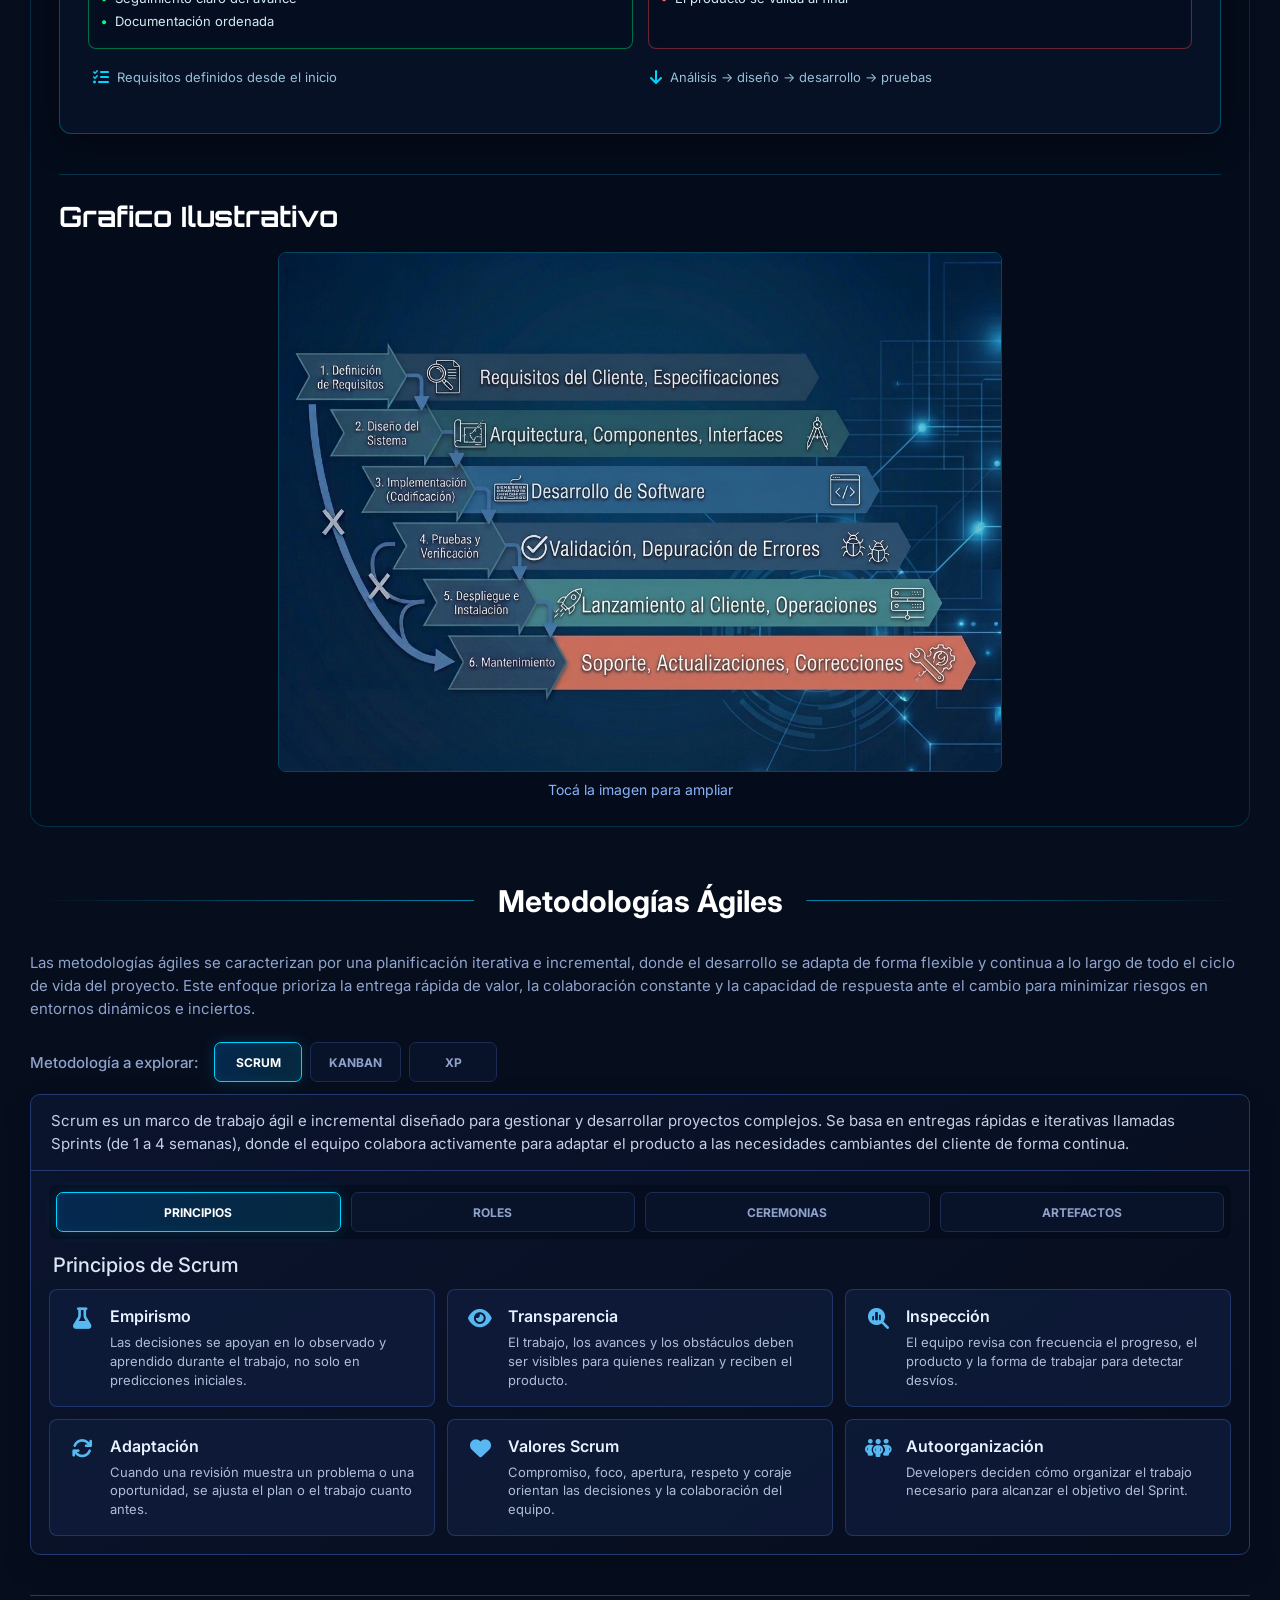
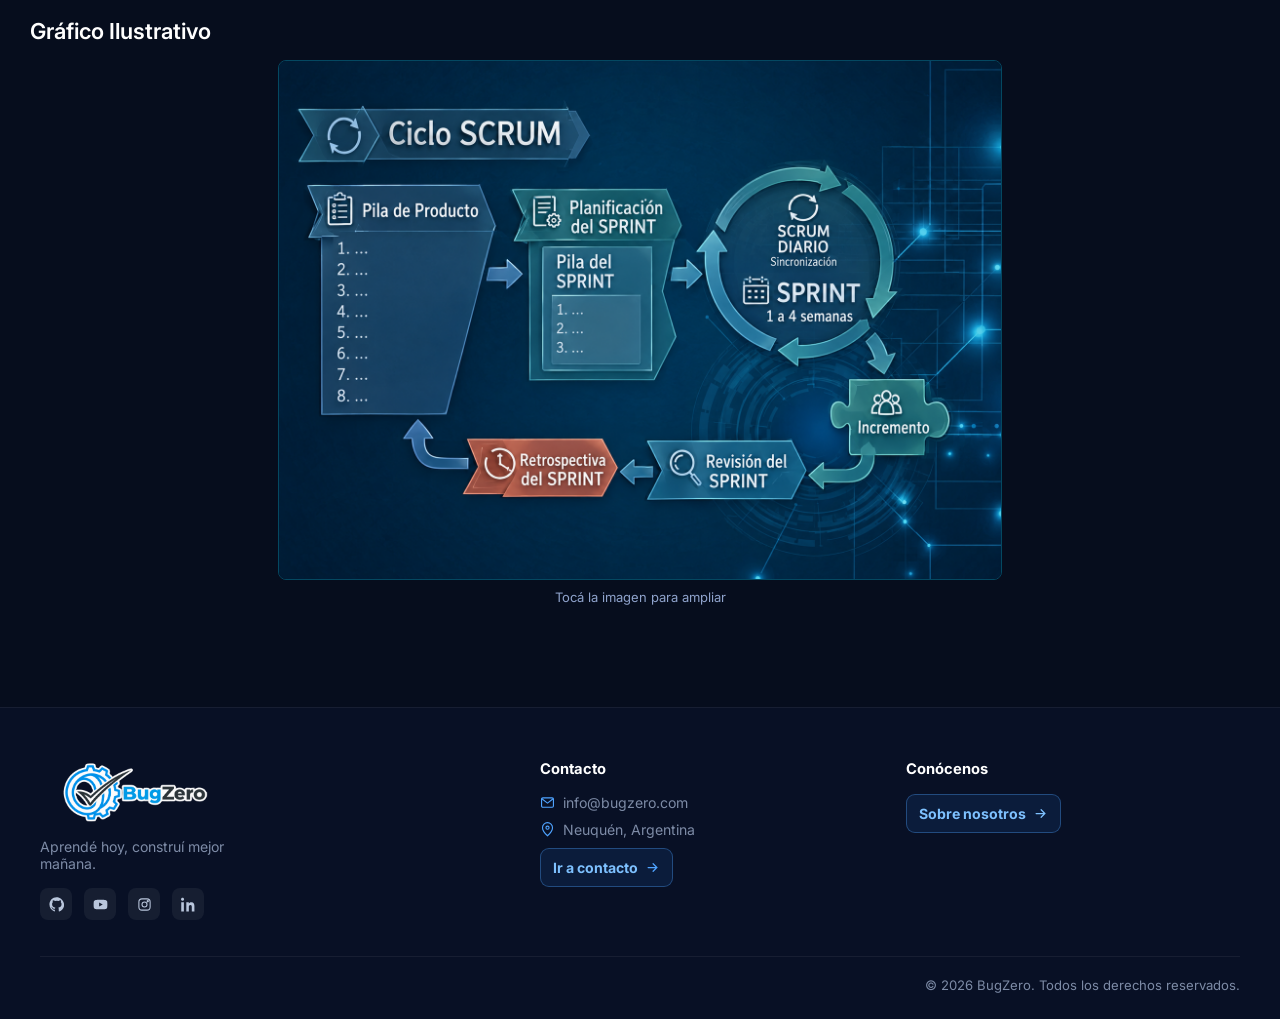
<file: metodologia.html>
<!DOCTYPE html>
<html lang="es">
<head>
    <meta charset="UTF-8">
    <meta name="viewport" content="width=device-width, initial-scale=1.0">
    <title>BugZero - Metodologías Ágiles y Tradicionales</title>
    <!-- Google Fonts -->
    <link href="https://fonts.googleapis.com/css2?family=Inter:wght@300;400;500;600;700&display=swap" rel="stylesheet">
    <link href="https://fonts.googleapis.com/css2?family=Orbitron:wght@500;700&family=Rajdhani:wght@500;600;700&display=swap" rel="stylesheet">
    <!-- FontAwesome para iconos -->
    <link rel="stylesheet" href="https://cdnjs.cloudflare.com/ajax/libs/font-awesome/6.4.0/css/all.min.css">
    <link rel="stylesheet" href="modelosTradicionales.css">
    <link rel="stylesheet" href="metodologia.css">
    <link rel="stylesheet" href="menu.css">
</head>
<body>

    <header class="navbar">
        <a href="index.html#inicio" class="brand" aria-label="BugZero, ir al inicio">
            <img class="brand-logo" src="img/Logotipo%20BugZero%20con%20borde%20blanco%20%282%29.png" alt="Logo de BugZero">
        </a>
        <button class="menu-toggle" id="menuToggle" type="button" aria-label="Abrir menú" aria-expanded="false" aria-controls="sideMenu">
            <svg viewBox="0 0 24 24" fill="none" stroke="currentColor" stroke-width="2" stroke-linecap="round"><line x1="4" y1="7" x2="20" y2="7"/><line x1="4" y1="12" x2="20" y2="12"/><line x1="4" y1="17" x2="20" y2="17"/></svg>
        </button>
    </header>

    <div class="overlay" id="overlay" aria-hidden="true"></div>
    <aside class="side-menu" id="sideMenu" aria-label="Menú principal" aria-hidden="true">
        <div class="side-menu-header">
            <a href="index.html#inicio" class="brand" aria-label="BugZero, ir al inicio">
                <img class="brand-logo" src="img/Logotipo%20BugZero%20con%20borde%20blanco%20%282%29.png" alt="Logo de BugZero">
            </a>
            <button class="side-menu-close" id="menuClose" type="button" aria-label="Cerrar menú">
                <svg viewBox="0 0 24 24" fill="none" stroke="currentColor" stroke-width="2" stroke-linecap="round"><line x1="18" y1="6" x2="6" y2="18"/><line x1="6" y1="6" x2="18" y2="18"/></svg>
            </button>
        </div>
        <nav aria-label="Secciones del sitio">
            <a href="index.html#inicio" class="side-link"><span class="left"><svg viewBox="0 0 24 24" fill="none" stroke="currentColor" stroke-width="1.8"><path d="M3 11l9-8 9 8"/><path d="M5 10v10h14V10"/></svg>Inicio</span></a>
            <a href="calidad.html#fundamentos" class="side-link"><span class="left"><svg viewBox="0 0 24 24" fill="none" stroke="currentColor" stroke-width="1.8"><path d="M12 2l8 4v6c0 5-3.5 8.5-8 10-4.5-1.5-8-5-8-10V6l8-4z"/></svg>Calidad</span><svg viewBox="0 0 24 24" fill="none" stroke="currentColor" stroke-width="2"><polyline points="9 6 15 12 9 18"/></svg></a>
            <div class="side-nav-group" id="developmentNav">
                <button class="side-link submenu-trigger" id="developmentToggle" type="button" aria-expanded="false" aria-controls="developmentSubmenu">
                    <span class="left"><svg viewBox="0 0 24 24" fill="none" stroke="currentColor" stroke-width="1.8"><polyline points="8 6 2 12 8 18"/><polyline points="16 6 22 12 16 18"/></svg>Desarrollo</span>
                    <svg viewBox="0 0 24 24" fill="none" stroke="currentColor" stroke-width="2"><polyline points="9 6 15 12 9 18"/></svg>
                </button>
                <div class="side-submenu" id="developmentSubmenu" hidden>
                    <a class="side-sub-link" href="#ciclo-vida">Ciclo de vida</a>
                    <a class="side-sub-link" href="#tradicionales">Metodologías tradicionales</a>
                    <a class="side-sub-link" href="#agiles" aria-current="page">Metodologías ágiles</a>
                    <a class="side-sub-link" href="scrumKanban.html#scrum">Scrum y Kanban</a>
                </div>
            </div>
            <div class="side-nav-group">
                <button class="side-link submenu-trigger" id="methodsToggle" type="button" aria-expanded="false" aria-controls="methodsSubmenu">
                    <span class="left"><svg viewBox="0 0 24 24" fill="none" stroke="currentColor" stroke-width="1.8"><circle cx="8" cy="8" r="3"/><circle cx="17" cy="8" r="3"/><path d="M2 20c0-3.3 2.7-6 6-6s6 2.7 6 6M11 20c0-2.5 2-4.5 4.5-4.5s4.5 2 4.5 4.5"/></svg>Metodologías en Detalle</span>
                    <svg viewBox="0 0 24 24" fill="none" stroke="currentColor" stroke-width="2"><polyline points="9 6 15 12 9 18"/></svg>
                </button>
                <div class="side-submenu" id="methodsSubmenu" hidden>
                    <a class="side-sub-link" href="scrumKanban.html#scrum">Scrum en detalle</a>
                    <a class="side-sub-link" href="scrumKanban.html#kanban">Kanban en detalle</a>
                </div>
            </div>
            <div class="side-nav-group">
  <button class="side-link submenu-trigger" id="resourceToggle" type="button" aria-expanded="false" aria-controls="resourceSubmenu">
    <span class="left"><svg viewBox="0 0 24 24" fill="none" stroke="currentColor" stroke-width="1.8" aria-hidden="true"><path d="M4 4.5A2.5 2.5 0 0 1 6.5 2H20v18H6.5A2.5 2.5 0 0 1 4 17.5v-13z"/><path d="M20 17H6.5A2.5 2.5 0 0 0 4 19.5"/></svg>Recursos y ejercicios</span>
    <svg viewBox="0 0 24 24" fill="none" stroke="currentColor" stroke-width="2" aria-hidden="true"><polyline points="9 6 15 12 9 18"/></svg>
  </button>
  <div class="side-submenu" id="resourceSubmenu" hidden>
    <a class="side-sub-link" href="recursos.html#glosario">Glosario</a>
    <a class="side-sub-link" href="recursos.html#preguntas-frecuentes">Preguntas frecuentes</a>
    <a class="side-sub-link" href="recursos.html#enlaces-de-interes">Enlaces de interés</a>
    <a class="side-sub-link" href="recursos.html#ejercicio">Ejercicio práctico</a>
  </div>
</div>
            <div class="side-nav-group">
                <button class="side-link submenu-trigger" id="interactiveToggle" type="button" aria-expanded="false" aria-controls="interactiveSubmenu">
                    <span class="left"><svg viewBox="0 0 24 24" fill="none" stroke="currentColor" stroke-width="1.8"><path d="M4 7h10M18 7h2M4 17h2M10 17h10"/><circle cx="16" cy="7" r="2"/><circle cx="8" cy="17" r="2"/></svg>Herramientas Interactivas</span>
                    <svg viewBox="0 0 24 24" fill="none" stroke="currentColor" stroke-width="2"><polyline points="9 6 15 12 9 18"/></svg>
                </button>
                <div class="side-submenu" id="interactiveSubmenu" hidden>
                    <a class="side-sub-link" href="#agiles">Comparador de Metodologías</a>
                    <a class="side-sub-link" href="comparadorMetodologia.html#encuesta">Encuesta de Preferencias Metodológicas</a>
                </div>
            </div>
            <a href="nosotros.html" class="side-link"><span class="left"><svg viewBox="0 0 24 24" fill="none" stroke="currentColor" stroke-width="1.8"><circle cx="9" cy="8" r="3.2"/><path d="M2.5 20c0-3.5 2.9-6.3 6.5-6.3S15.5 16.5 15.5 20"/><circle cx="17.5" cy="9" r="2.6"/><path d="M14.7 13.8c2.6.3 4.7 2.6 4.8 5.5"/></svg>Nosotros</span></a>
            <a href="contacto.html" class="side-link"><span class="left"><svg viewBox="0 0 24 24" fill="none" stroke="currentColor" stroke-width="1.8"><rect x="2.5" y="4.5" width="19" height="15" rx="2"/><path d="M3 6l9 7 9-7"/></svg>Contacto</span></a>
        </nav>
    </aside>

    <!-- Main Content -->
    <main class="main-container">
        <a href="index.html#inicio" class="back-link"><i class="fa-solid fa-arrow-left" aria-hidden="true"></i>Inicio</a>

        <section class="methodology-divider" id="ciclo-vida" aria-labelledby="sdlc-title">
            <span class="methodology-divider-line" aria-hidden="true"></span>
            <div>
                <h2 id="sdlc-title">Ciclo de Vida del Desarrollo de Software (SDLC)</h2>
            </div>
            <span class="methodology-divider-line" aria-hidden="true"></span>
        </section>

        <section class="sdlc-section" aria-labelledby="sdlc-title">

            <ol class="sdlc-timeline" aria-label="Etapas del ciclo de vida del desarrollo de software">
                <li class="sdlc-step is-active">
                    <button class="sdlc-step-button" type="button" data-sdlc-step="0" aria-pressed="true" aria-controls="sdlc-detail">
                        <span class="sdlc-step-label">1. Requisitos</span>
                        <span class="sdlc-step-icon" aria-hidden="true"><i class="fa-solid fa-clipboard-list"></i></span>
                    </button>
                </li>
                <li class="sdlc-step">
                    <button class="sdlc-step-button" type="button" data-sdlc-step="1" aria-pressed="false" aria-controls="sdlc-detail">
                        <span class="sdlc-step-label">2. Diseño</span>
                        <span class="sdlc-step-icon" aria-hidden="true"><i class="fa-solid fa-pen-ruler"></i></span>
                    </button>
                </li>
                <li class="sdlc-step">
                    <button class="sdlc-step-button" type="button" data-sdlc-step="2" aria-pressed="false" aria-controls="sdlc-detail">
                        <span class="sdlc-step-label">3. Desarrollo</span>
                        <span class="sdlc-step-icon" aria-hidden="true"><i class="fa-solid fa-code"></i></span>
                    </button>
                </li>
                <li class="sdlc-step">
                    <button class="sdlc-step-button" type="button" data-sdlc-step="3" aria-pressed="false" aria-controls="sdlc-detail">
                        <span class="sdlc-step-label">4. Pruebas</span>
                        <span class="sdlc-step-icon" aria-hidden="true"><i class="fa-solid fa-bug-slash"></i></span>
                    </button>
                </li>
                <li class="sdlc-step">
                    <button class="sdlc-step-button" type="button" data-sdlc-step="4" aria-pressed="false" aria-controls="sdlc-detail">
                        <span class="sdlc-step-label">5. Despliegue</span>
                        <span class="sdlc-step-icon" aria-hidden="true"><i class="fa-solid fa-rocket"></i></span>
                    </button>
                </li>
                <li class="sdlc-step">
                    <button class="sdlc-step-button" type="button" data-sdlc-step="5" aria-pressed="false" aria-controls="sdlc-detail">
                        <span class="sdlc-step-label">6. Mantenimiento</span>
                        <span class="sdlc-step-icon" aria-hidden="true"><i class="fa-solid fa-screwdriver-wrench"></i></span>
                    </button>
                </li>
            </ol>

            <article class="sdlc-detail" id="sdlc-detail" aria-live="polite" aria-atomic="true">
                <span class="sdlc-detail-number" id="sdlc-detail-number">ETAPA 1</span>
                <h2 id="sdlc-detail-title">Requisitos</h2>
                <p id="sdlc-detail-description">Se identifican y documentan las necesidades, objetivos y restricciones del producto. Una buena definición de requisitos alinea al equipo y reduce cambios costosos durante el desarrollo.</p>
            </article>
        </section>

        <section class="methodology-divider" id="tradicionales" aria-labelledby="traditional-title">
            <span class="methodology-divider-line" aria-hidden="true"></span>
            <div>
                <h2 id="traditional-title">Metodologías Tradicionales</h2>
            </div>
            <span class="methodology-divider-line" aria-hidden="true"></span>
        </section>
        <section class="traditional-content" aria-labelledby="traditional-title">
        <div class="section-title-box">
            <p class="section-description">
                Los modelos tradicionales se caracterizan por una planificación secuencial y jerárquica, donde cada fase del desarrollo debe completarse antes de pasar a la siguiente. Este enfoque prioriza la estabilidad y la documentación para minimizar riesgos en proyectos bien definidos.
            </p>
        </div>

        <!-- Sub-navegación / Solapas -->
        <div class="subnav-container">
            <span class="subnav-label">Elegí un modelo:</span>
            <div class="subnav-tabs" role="tablist" aria-label="Modelos tradicionales">
                <button class="tab active" id="tab-cascada" type="button" role="tab" aria-selected="true" aria-controls="cascada" data-target="cascada">MODELO DE CASCADA</button>
                <button class="tab" id="tab-modelo-v" type="button" role="tab" aria-selected="false" aria-controls="modelo-v" data-target="modelo-v">MODELO EN V</button>
                <button class="tab" id="tab-iterativo" type="button" role="tab" aria-selected="false" aria-controls="iterativo" data-target="iterativo">ITERATIVO E INCREMENTAL</button>
            </div>
        </div>

        <!-- Información de cada modelo -->
        <div class="cards-grid">
            <section class="card model-panel" id="cascada" role="tabpanel" aria-labelledby="tab-cascada">
                <div class="card-header">
                    <i class="fa-solid fa-water"></i>
                    <h2>Modelo de cascada</h2>
                </div>
                <p class="card-body-text">
                    Es un modelo secuencial: el proyecto avanza por etapas ordenadas y cada una se completa antes de comenzar la siguiente. Es adecuado cuando los requisitos están claros y cambian poco.
                </p>
                <div class="model-details">
                    <section class="detail-block">
                        <h3>Etapas principales</h3>
                        <ol>
                            <li><strong>Requisitos:</strong> se identifican y documentan las necesidades del cliente.</li>
                            <li><strong>Análisis y diseño:</strong> se define cómo se organizará y construirá la solución.</li>
                            <li><strong>Implementación:</strong> se desarrolla el sistema de acuerdo con el diseño.</li>
                            <li><strong>Pruebas:</strong> se comprueba que el producto cumpla los requisitos acordados.</li>
                            <li><strong>Despliegue y mantenimiento:</strong> se entrega el sistema y se corrigen problemas posteriores.</li>
                        </ol>
                    </section>
                    <section class="detail-block">
                        <h3>¿Cuándo conviene?</h3>
                        <p>Cuando el alcance está bien definido, hay pocas posibilidades de cambio y se necesita planificar el presupuesto, los plazos y la documentación con anticipación.</p>
                    </section>
                    <section class="detail-block detail-example">
                        <h3>Ejemplo</h3>
                        <p>Un sistema interno para generar informes regulatorios con formatos y reglas ya establecidos. Primero se acuerdan todos los requisitos y luego se desarrolla y valida la solución completa.</p>
                    </section>
                </div>
                <div class="pros-cons-container">
                    <div class="box-section ventajas">
                        <div class="box-title">Ventajas</div>
                        <ul>
                            <li>Fases y entregables fáciles de planificar</li>
                            <li>Seguimiento claro del avance</li>
                            <li>Documentación ordenada</li>
                        </ul>
                    </div>
                    <div class="box-section desventajas">
                        <div class="box-title">Desventajas</div>
                        <ul>
                            <li>Los cambios tardíos son costosos</li>
                            <li>El producto se valida al final</li>
                        </ul>
                    </div>
                </div>
                <div class="card-footer-info">
                    <div class="info-item">
                        <i class="fa-solid fa-list-check"></i>
                        <span>Requisitos definidos desde el inicio</span>
                    </div>
                    <div class="info-item">
                        <i class="fa-solid fa-arrow-down"></i>
                        <span>Análisis → diseño → desarrollo → pruebas</span>
                    </div>
                </div>
            </section>

            <section class="card model-panel" id="modelo-v" role="tabpanel" aria-labelledby="tab-modelo-v" hidden>
                <div class="card-header">
                    <i class="fa-solid fa-code-branch"></i>
                    <h2>Modelo en V</h2>
                </div>
                <p class="card-body-text">
                    Organiza el desarrollo en fases descendentes y relaciona cada fase con una prueba de verificación o validación. Así, las pruebas se planifican desde el comienzo del proyecto.
                </p>
                <div class="model-details">
                    <section class="detail-block">
                        <h3>Desarrollo y pruebas relacionadas</h3>
                        <ol>
                            <li><strong>Requisitos del usuario</strong> se comprueban mediante pruebas de aceptación.</li>
                            <li><strong>Diseño del sistema</strong> se comprueba mediante pruebas de sistema.</li>
                            <li><strong>Diseño de arquitectura</strong> se comprueba mediante pruebas de integración.</li>
                            <li><strong>Diseño detallado y código</strong> se comprueban mediante pruebas unitarias.</li>
                        </ol>
                        <p>En la parte descendente se especifica y diseña la solución; en la parte ascendente se ejecutan pruebas cada vez más amplias.</p>
                    </section>
                    <section class="detail-block">
                        <h3>Verificación y validación</h3>
                        <p><strong>Verificar</strong> es comprobar que cada componente se construyó de acuerdo con su especificación. <strong>Validar</strong> es confirmar que el producto final resuelve las necesidades reales del usuario.</p>
                    </section>
                    <section class="detail-block detail-example">
                        <h3>¿Cuándo conviene?</h3>
                        <p>En proyectos con requisitos estables y alta necesidad de trazabilidad y pruebas, por ejemplo sistemas financieros, médicos o industriales.</p>
                    </section>
                </div>
                <div class="pros-cons-container">
                    <div class="box-section ventajas">
                        <div class="box-title">Ventajas</div>
                        <ul>
                            <li>Pruebas asociadas a cada etapa</li>
                            <li>Permite detectar defectos antes</li>
                            <li>Buena trazabilidad de requisitos</li>
                        </ul>
                    </div>
                    <div class="box-section desventajas">
                        <div class="box-title">Desventajas</div>
                        <ul>
                            <li>Poco flexible ante cambios</li>
                            <li>Requiere requisitos y planificación detallados</li>
                        </ul>
                    </div>
                </div>
                <div class="card-footer-info">
                    <div class="info-item">
                        <i class="fa-solid fa-file-circle-check"></i>
                        <span>Proyectos con alta necesidad de verificación</span>
                    </div>
                    <div class="info-item">
                        <i class="fa-solid fa-clipboard-check"></i>
                        <span>Desarrollo y pruebas se corresponden</span>
                    </div>
                </div>
            </section>

            <section class="card model-panel" id="iterativo" role="tabpanel" aria-labelledby="tab-iterativo" hidden>
                <div class="card-header">
                    <i class="fa-solid fa-arrows-rotate"></i>
                    <h2>Iterativo e incremental</h2>
                </div>
                <p class="card-body-text">
                    El producto se construye mediante ciclos repetidos (iteraciones) y entregas que agregan capacidades (incrementos). Cada ciclo permite revisar lo aprendido y ajustar el siguiente.
                </p>
                <div class="model-details">
                    <section class="detail-block">
                        <h3>¿Cómo funciona?</h3>
                        <ol>
                            <li><strong>Planificar:</strong> elegir objetivos y funcionalidades para el próximo ciclo.</li>
                            <li><strong>Construir:</strong> diseñar, desarrollar e integrar la parte seleccionada.</li>
                            <li><strong>Probar:</strong> revisar la calidad y el funcionamiento del incremento.</li>
                            <li><strong>Evaluar:</strong> recibir comentarios y decidir qué mejorar o agregar.</li>
                            <li><strong>Repetir:</strong> comenzar otro ciclo hasta alcanzar los objetivos del producto.</li>
                        </ol>
                    </section>
                    <section class="detail-block">
                        <h3>Iteración e incremento</h3>
                        <p>Una <strong>iteración</strong> es un ciclo de trabajo que revisa y mejora el producto. Un <strong>incremento</strong> es una parte funcional nueva que se suma a lo ya construido. Pueden usarse juntos, aunque describen ideas distintas.</p>
                    </section>
                    <section class="detail-block detail-example">
                        <h3>Ejemplo</h3>
                        <p>En una tienda en línea, el primer incremento permite consultar productos; el siguiente agrega el carrito y luego se incorporan el pago y el seguimiento del pedido. Los comentarios entre entregas orientan las mejoras.</p>
                    </section>
                </div>
                <div class="pros-cons-container">
                    <div class="box-section ventajas">
                        <div class="box-title">Ventajas</div>
                        <ul>
                            <li>Se obtiene valor en entregas parciales</li>
                            <li>Facilita incorporar comentarios</li>
                            <li>Los riesgos se revisan en cada ciclo</li>
                        </ul>
                    </div>
                    <div class="box-section desventajas">
                        <div class="box-title">Desventajas</div>
                        <ul>
                            <li>Exige coordinación entre iteraciones</li>
                            <li>El alcance final puede evolucionar</li>
                        </ul>
                    </div>
                </div>
                <div class="card-footer-info">
                    <div class="info-item">
                        <i class="fa-solid fa-boxes-stacked"></i>
                        <span>Entregas progresivas y utilizables</span>
                    </div>
                    <div class="info-item">
                        <i class="fa-solid fa-repeat"></i>
                        <span>Planificar → construir → evaluar → repetir</span>
                    </div>
                </div>
            </section>
        </div>

        <section class="illustrative-graphic" aria-labelledby="illustrative-graphic-title">
            <h2 id="illustrative-graphic-title">Grafico Ilustrativo</h2>
            <button class="illustrative-image-button" id="illustrativeImageButton" type="button" aria-label="Ampliar ilustración del modelo de cascada">
                <img id="illustrativeImage" src="img/Ilustracion_modeloEnCascada.jpg" alt="Ilustración del modelo de cascada" loading="lazy">
            </button>
            <p class="illustrative-hint">Tocá la imagen para ampliar</p>
        </section>

        <dialog class="image-lightbox" id="imageLightbox" aria-label="Ilustración ampliada">
            <button class="image-lightbox-close" id="imageLightboxClose" type="button" aria-label="Cerrar imagen ampliada">
                <i class="fa-solid fa-xmark" aria-hidden="true"></i>
            </button>
            <img id="expandedIllustrativeImage" alt="">
        </dialog>

        </section>

        <section class="methodology-divider" id="agiles" aria-labelledby="agile-title">
            <span class="methodology-divider-line" aria-hidden="true"></span>
            <div>
                <h2 id="agile-title">Metodologías Ágiles</h2>
            </div>
            <span class="methodology-divider-line" aria-hidden="true"></span>
        </section>
        <section class="agile-hero" aria-label="Introducción a las metodologías ágiles">
            <div class="agile-hero-copy">
                <p>Las metodologías ágiles se caracterizan por una planificación iterativa e incremental, donde el desarrollo se adapta de forma flexible y continua a lo largo de todo el ciclo de vida del proyecto. Este enfoque prioriza la entrega rápida de valor, la colaboración constante y la capacidad de respuesta ante el cambio para minimizar riesgos en entornos dinámicos e inciertos.</p>
            </div>
        </section>

        <section class="agile-explorer" aria-label="Explorador de metodologías ágiles">
            <div class="explorer-selector">
                <h2 id="methodology-selector-label">Metodología a explorar:</h2>
                <div class="methodology-tabs" role="tablist" aria-labelledby="methodology-selector-label">
                    <button class="explorer-tab active" id="method-tab-scrum" type="button" role="tab" aria-selected="true" aria-controls="agile-summary" data-method="scrum">SCRUM</button>
                    <button class="explorer-tab" id="method-tab-kanban" type="button" role="tab" aria-selected="false" aria-controls="agile-summary" data-method="kanban" tabindex="-1">KANBAN</button>
                    <button class="explorer-tab" id="method-tab-xp" type="button" role="tab" aria-selected="false" aria-controls="agile-summary" data-method="xp" tabindex="-1">XP</button>
                </div>
            </div>

            <div class="explorer-frame">
                <p class="explorer-summary" id="agile-summary" aria-live="polite"><strong>Scrum</strong> es un marco de trabajo ágil e incremental diseñado para gestionar y desarrollar proyectos complejos. Se basa en entregas rápidas e iterativas llamadas <em>Sprints</em> (de 1 a 4 semanas), donde el equipo colabora activamente para adaptar el producto a las necesidades cambiantes del cliente de forma continua.</p>
                <div class="category-tabs" id="categoryTabs" role="tablist" aria-label="Temas de Scrum">
                    <button class="category-tab active" id="category-tab-principios" type="button" role="tab" aria-selected="true" aria-controls="explorerContent" data-category="principios">PRINCIPIOS</button>
                    <button class="category-tab" id="category-tab-roles" type="button" role="tab" aria-selected="false" aria-controls="explorerContent" data-category="roles" tabindex="-1">ROLES</button>
                    <button class="category-tab" id="category-tab-ceremonias" type="button" role="tab" aria-selected="false" aria-controls="explorerContent" data-category="ceremonias" tabindex="-1">CEREMONIAS</button>
                    <button class="category-tab" id="category-tab-artefactos" type="button" role="tab" aria-selected="false" aria-controls="explorerContent" data-category="artefactos" tabindex="-1">ARTEFACTOS</button>
                </div>
                <h2 class="explorer-section-title" id="explorerSectionTitle">Principios de Scrum</h2>
                <div class="topic-grid" id="explorerContent" role="tabpanel" aria-labelledby="category-tab-principios" aria-live="polite">
                    <article class="topic-card">
                        <i class="fa-solid fa-flask" aria-hidden="true"></i>
                        <h3>Empirismo</h3>
                        <p>Las decisiones se apoyan en lo observado y aprendido durante el trabajo, no solo en predicciones iniciales.</p>
                    </article>
                    <article class="topic-card">
                        <i class="fa-solid fa-eye" aria-hidden="true"></i>
                        <h3>Transparencia</h3>
                        <p>El trabajo, los avances y los obstáculos deben ser visibles para quienes realizan y reciben el producto.</p>
                    </article>
                    <article class="topic-card">
                        <i class="fa-solid fa-magnifying-glass-chart" aria-hidden="true"></i>
                        <h3>Inspección</h3>
                        <p>El equipo revisa con frecuencia el progreso, el producto y la forma de trabajar para detectar desvíos.</p>
                    </article>
                    <article class="topic-card">
                        <i class="fa-solid fa-arrows-rotate" aria-hidden="true"></i>
                        <h3>Adaptación</h3>
                        <p>Cuando una revisión muestra un problema o una oportunidad, se ajusta el plan o el trabajo cuanto antes.</p>
                    </article>
                    <article class="topic-card">
                        <i class="fa-solid fa-heart" aria-hidden="true"></i>
                        <h3>Valores Scrum</h3>
                        <p>Compromiso, foco, apertura, respeto y coraje orientan las decisiones y la colaboración del equipo.</p>
                    </article>
                    <article class="topic-card">
                        <i class="fa-solid fa-people-group" aria-hidden="true"></i>
                        <h3>Autoorganización</h3>
                        <p>Developers deciden cómo organizar el trabajo necesario para alcanzar el objetivo del Sprint.</p>
                    </article>
                </div>
            </div>
        </section>

        <section class="agile-illustration" aria-labelledby="agile-illustration-title">
            <h2 id="agile-illustration-title">Gráfico Ilustrativo</h2>
            <button class="agile-illustration-button" id="agileIllustrationButton" type="button" aria-label="Ampliar ilustración del ciclo Scrum">
                <img id="agileIllustrationImage" src="img/Ciclo%20SCRUM.png" alt="Ilustración del ciclo Scrum" loading="lazy">
            </button>
            <p class="agile-illustration-hint">Tocá la imagen para ampliar</p>
        </section>

        <!-- Footer Info Bar -->
    </main>

    <footer id="nosotros">
        <div class="footer-inner">
            <div class="footer-brand">
                <a href="index.html#inicio" class="brand" aria-label="BugZero, ir al inicio">
                    <img class="brand-logo" src="img/Logotipo%20BugZero%20con%20borde%20blanco%20%282%29.png" alt="Logo de BugZero">
                </a>
                <p>Aprendé hoy, construí mejor mañana.</p>
                <div class="social">
                    <a href="#" aria-label="GitHub"><svg viewBox="0 0 24 24" fill="currentColor"><path d="M12 .5C5.7.5.7 5.6.7 12c0 5.1 3.3 9.4 7.9 11 .6.1.8-.3.8-.6v-2.1c-3.2.7-3.9-1.5-3.9-1.5-.5-1.3-1.3-1.7-1.3-1.7-1-.7.1-.7.1-.7 1.2.1 1.8 1.2 1.8 1.2 1 1.8 2.8 1.3 3.4 1 .1-.8.4-1.3.7-1.6-2.6-.3-5.3-1.3-5.3-5.7 0-1.3.4-2.3 1.2-3.1-.1-.3-.5-1.5.1-3.1 0 0 1-.3 3.3 1.2a11.4 11.4 0 0 1 6 0c2.3-1.5 3.3-1.2 3.3-1.2.6 1.6.2 2.8.1 3.1.7.8 1.2 1.8 1.2 3.1 0 4.4-2.7 5.4-5.3 5.7.4.4.8 1.1.8 2.2v3.3c0 .3.2.7.8.6 4.6-1.6 7.9-5.9 7.9-11C23.3 5.6 18.3.5 12 .5z"/></svg></a>
                    <a href="#" aria-label="YouTube"><svg viewBox="0 0 24 24" fill="currentColor"><path d="M23 12s0-3.5-.4-5.1c-.3-.9-1-1.6-1.9-1.9C19 4.5 12 4.5 12 4.5s-7 0-8.7.5c-.9.3-1.6 1-1.9 1.9C1 8.5 1 12 1 12s0 3.5.4 5.1c.3.9 1 1.6 1.9 1.9 1.7.5 8.7.5 8.7.5s7 0 8.7-.5c.9-.3 1.6-1 1.9-1.9.4-1.6.4-5.1.4-5.1zM9.8 15.3V8.7l5.8 3.3-5.8 3.3z"/></svg></a>
                    <a href="#" aria-label="Instagram"><svg viewBox="0 0 24 24" fill="none" stroke="currentColor" stroke-width="1.7"><rect x="3" y="3" width="18" height="18" rx="5"/><circle cx="12" cy="12" r="4"/><circle cx="17.2" cy="6.8" r="1"/></svg></a>
                    <a href="#" aria-label="LinkedIn"><svg viewBox="0 0 24 24" fill="currentColor"><path d="M4.98 3.5C4.98 4.9 3.9 6 2.5 6S0 4.9 0 3.5 1.1 1 2.5 1s2.48 1.1 2.48 2.5zM.4 8.3H4.6V23H.4V8.3zM8.5 8.3h4v2h.06c.56-1 1.9-2.1 3.9-2.1 4.2 0 5 2.8 5 6.3V23h-4.2v-6.6c0-1.6 0-3.6-2.2-3.6-2.2 0-2.5 1.7-2.5 3.5V23H8.5V8.3z"/></svg></a>
                </div>
            </div>
            <div class="footer-col">
                <h5>Contacto</h5>
                <ul class="footer-contact">
                    <li><svg viewBox="0 0 24 24" fill="none" stroke="currentColor" stroke-width="1.8"><rect x="2.5" y="4.5" width="19" height="15" rx="2"/><path d="M3 6l9 7 9-7"/></svg> info@bugzero.com</li>
                    <li><svg viewBox="0 0 24 24" fill="none" stroke="currentColor" stroke-width="1.8"><path d="M12 22s-8-7.2-8-13a8 8 0 0 1 16 0c0 5.8-8 13-8 13z"/><circle cx="12" cy="9" r="2.5"/></svg> Neuquén, Argentina</li>
                    <li><a class="footer-action-link" href="contacto.html">Ir a contacto<svg viewBox="0 0 24 24" fill="none" stroke="currentColor" stroke-width="2" stroke-linecap="round" aria-hidden="true"><path d="M5 12h14M13 6l6 6-6 6"/></svg></a></li>
                </ul>
            </div>
            <div class="footer-col">
                <h5>Conócenos</h5>
                <ul>
                    <li><a class="footer-action-link" href="nosotros.html">Sobre nosotros<svg viewBox="0 0 24 24" fill="none" stroke="currentColor" stroke-width="2" stroke-linecap="round" aria-hidden="true"><path d="M5 12h14M13 6l6 6-6 6"/></svg></a></li>
                </ul>
            </div>
        </div>
        <div class="footer-bottom">© 2026 BugZero. Todos los derechos reservados.</div>
    </footer>

    <dialog class="agile-image-lightbox" id="agileImageLightbox" aria-label="Ilustración ampliada">
        <button class="agile-image-lightbox-close" id="agileImageLightboxClose" type="button" aria-label="Cerrar imagen ampliada">
            <i class="fa-solid fa-xmark" aria-hidden="true"></i>
        </button>
        <img id="expandedAgileIllustration" alt="">
    </dialog>

    <script src="metodologia-.js"></script>
    <script src="modeloTradicional.js"></script>
    <script src="sdlc.js"></script>
</body>
</html>
</file>
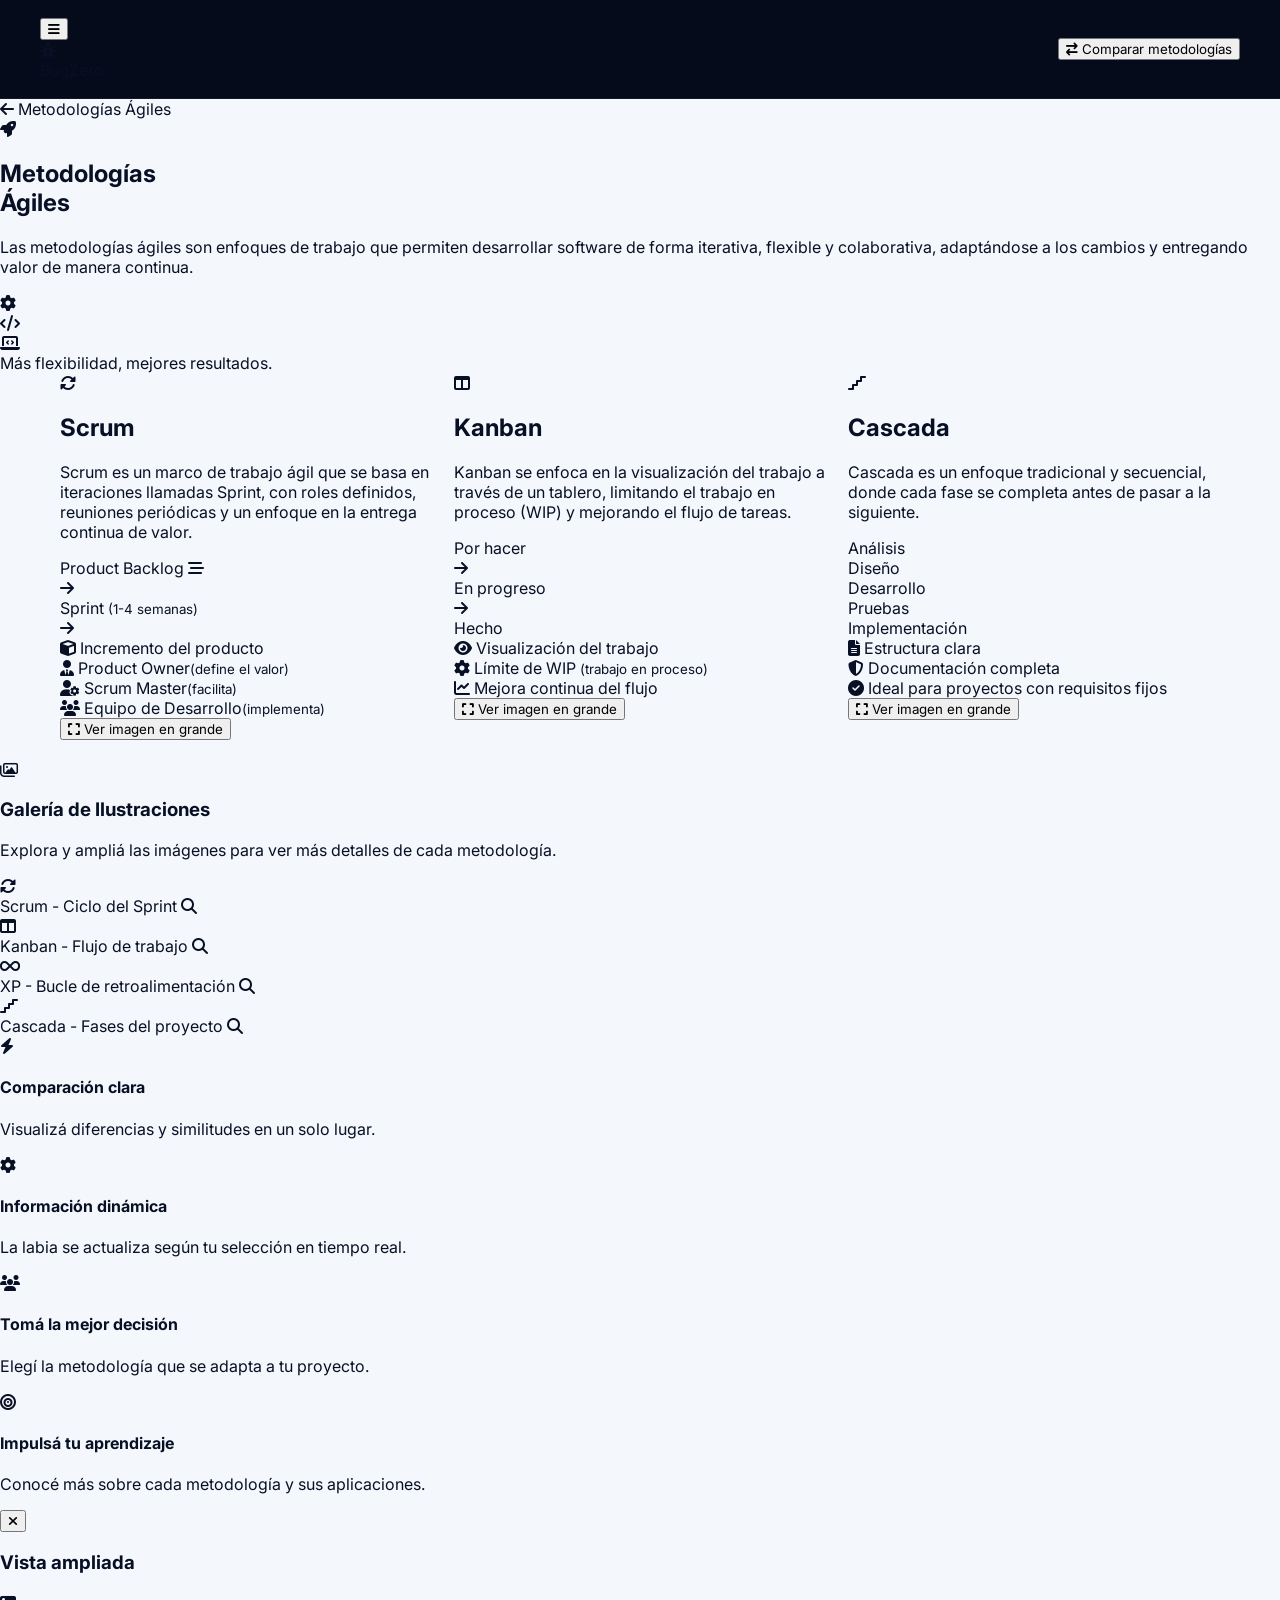
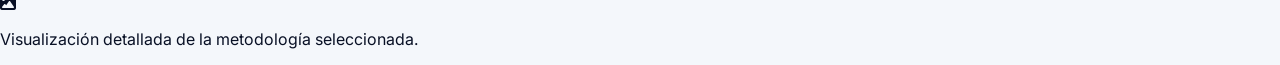
<file: metodologias.html>
<!DOCTYPE html>
<html lang="es">
<head>
    <meta charset="UTF-8">
    <meta name="viewport" content="width=device-width, initial-scale=1.0">
    <title>BugZero - Metodologías Ágiles</title>
    <!-- Google Fonts -->
    <link href="https://fonts.googleapis.com/css2?family=Inter:wght@300;400;500;600;700&display=swap" rel="stylesheet">
    <!-- FontAwesome para iconos -->
    <link rel="stylesheet" href="https://cdnjs.cloudflare.com/ajax/libs/font-awesome/6.4.0/css/all.min.css">
    <link rel="stylesheet" href="style.css">
</head>
<body>

    <!-- Header / Navbar -->
    <header class="navbar">
        <div class="nav-left">
            <button class="menu-btn" id="menuBtn"><i class="fa-solid fa-bars"></i></button>
            <div class="logo-container">
                <div class="logo-icon">
                    <i class="fa-solid fa-bug"></i>
                    <div class="logo-ring"></div>
                </div>
                <span class="logo-text">Bug<span class="highlight">Zero</span></span>
            </div>
        </div>
        <div class="nav-right">
            <button class="compare-btn">
                <i class="fa-solid fa-arrow-right-arrow-left"></i> Comparar metodologías
            </button>
        </div>
    </header>

    <!-- Main Content -->
    <main class="main-container">
        
        <!-- Top Hero Section -->
        <section class="hero-section">
            <div class="hero-left">
                <a href="#" class="back-link"><i class="fa-solid fa-arrow-left"></i> Metodologías Ágiles</a>
                <div class="hero-title-wrapper">
                    <div class="rocket-icon">
                        <i class="fa-solid fa-rocket"></i>
                    </div>
                    <h1>Metodologías<br><span class="text-blue">Ágiles</span></h1>
                </div>
                <p class="hero-description">
                    Las metodologías ágiles son enfoques de trabajo que permiten desarrollar software de forma iterativa, flexible y colaborativa, adaptándose a los cambios y entregando valor de manera continua.
                </p>
            </div>
            <div class="hero-right">
                <div class="laptop-mockup">
                    <div class="laptop-screen">
                        <div class="code-lines">
                            <span class="line red"></span>
                            <span class="line blue"></span>
                            <span class="line green"></span>
                        </div>
                    </div>
                    <!-- Elementos flotantes tecnológicos -->
                    <div class="float-card fc-1"><i class="fa-solid fa-gear"></i></div>
                    <div class="float-card fc-2"><i class="fa-solid fa-code"></i></div>
                    <div class="float-card fc-3"><i class="fa-solid fa-laptop-code"></i></div>
                </div>
                <div class="hero-badge-text">
                    Más flexibilidad, mejores resultados.
                </div>
            </div>
        </section>

        <!-- Methodologies Cards Grid -->
        <section class="cards-grid">
            
            <!-- Scrum Card -->
            <div class="method-card">
                <div class="card-header-flex">
                    <div class="card-icon-title">
                        <i class="fa-solid fa-rotate"></i>
                        <h2>Scrum</h2>
                    </div>
                </div>
                <p class="card-desc">
                    Scrum es un marco de trabajo ágil que se basa en iteraciones llamadas Sprint, con roles definidos, reuniones periódicas y un enfoque en la entrega continua de valor.
                </p>
                <div class="card-visual scrum-visual">
                    <div class="scrum-step">
                        <span class="step-lbl">Product Backlog</span>
                        <i class="fa-solid fa-bars-staggered"></i>
                    </div>
                    <i class="fa-solid fa-arrow-right arrow-indicator"></i>
                    <div class="scrum-step center-circle">
                        <div class="circle-content">
                            <span>Sprint</span>
                            <small>(1-4 semanas)</small>
                        </div>
                    </div>
                    <i class="fa-solid fa-arrow-right arrow-indicator"></i>
                    <div class="scrum-step highlight-box">
                        <i class="fa-solid fa-cube"></i>
                        <span>Incremento del producto</span>
                    </div>
                </div>
                <div class="scrum-roles">
                    <div class="role-item">
                        <i class="fa-solid fa-user-tie"></i>
                        <span>Product Owner<small>(define el valor)</small></span>
                    </div>
                    <div class="role-item">
                        <i class="fa-solid fa-user-gear"></i>
                        <span>Scrum Master<small>(facilita)</small></span>
                    </div>
                    <div class="role-item">
                        <i class="fa-solid fa-users"></i>
                        <span>Equipo de Desarrollo<small>(implementa)</small></span>
                    </div>
                </div>
                <button class="zoom-btn" onclick="openModal('Scrum')">
                    <i class="fa-solid fa-expand"></i> Ver imagen en grande
                </button>
            </div>

            <!-- Kanban Card -->
            <div class="method-card">
                <div class="card-header-flex">
                    <div class="card-icon-title">
                        <i class="fa-solid fa-table-columns"></i>
                        <h2>Kanban</h2>
                    </div>
                </div>
                <p class="card-desc">
                    Kanban se enfoca en la visualización del trabajo a través de un tablero, limitando el trabajo en proceso (WIP) y mejorando el flujo de tareas.
                </p>
                <div class="card-visual kanban-visual">
                    <div class="kanban-column">
                        <span class="col-title por-hacer">Por hacer</span>
                        <div class="task-line"></div>
                        <div class="task-line"></div>
                    </div>
                    <i class="fa-solid fa-arrow-right arrow-indicator"></i>
                    <div class="kanban-column">
                        <span class="col-title en-progreso">En progreso</span>
                        <div class="task-line"></div>
                        <div class="task-line"></div>
                    </div>
                    <i class="fa-solid fa-arrow-right arrow-indicator"></i>
                    <div class="kanban-column">
                        <span class="col-title hecho">Hecho</span>
                        <div class="task-line"></div>
                        <div class="task-line"></div>
                    </div>
                </div>
                <div class="kanban-features">
                    <div class="feat-item">
                        <i class="fa-solid fa-eye"></i>
                        <span>Visualización del trabajo</span>
                    </div>
                    <div class="feat-item">
                        <i class="fa-solid fa-gear"></i>
                        <span>Límite de WIP <small>(trabajo en proceso)</small></span>
                    </div>
                    <div class="feat-item">
                        <i class="fa-solid fa-chart-line"></i>
                        <span>Mejora continua del flujo</span>
                    </div>
                </div>
                <button class="zoom-btn" onclick="openModal('Kanban')">
                    <i class="fa-solid fa-expand"></i> Ver imagen en grande
                </button>
            </div>

            <!-- Cascada Card -->
            <div class="method-card">
                <div class="card-header-flex">
                    <div class="card-icon-title">
                        <i class="fa-solid fa-stairs"></i>
                        <h2>Cascada</h2>
                    </div>
                </div>
                <p class="card-desc">
                    Cascada es un enfoque tradicional y secuencial, donde cada fase se completa antes de pasar a la siguiente.
                </p>
                <div class="card-visual cascade-visual">
                    <div class="cascade-step bg-blue">Análisis</div>
                    <div class="cascade-step bg-purple">Diseño</div>
                    <div class="cascade-step bg-teal">Desarrollo</div>
                    <div class="cascade-step bg-orange">Pruebas</div>
                    <div class="cascade-step bg-red">Implementación</div>
                </div>
                <div class="cascade-features">
                    <div class="feat-item">
                        <i class="fa-solid fa-file-lines"></i>
                        <span>Estructura clara</span>
                    </div>
                    <div class="feat-item">
                        <i class="fa-solid fa-shield-halved"></i>
                        <span>Documentación completa</span>
                    </div>
                    <div class="feat-item">
                        <i class="fa-solid fa-circle-check"></i>
                        <span>Ideal para proyectos con requisitos fijos</span>
                    </div>
                </div>
                <button class="zoom-btn" onclick="openModal('Cascada')">
                    <i class="fa-solid fa-expand"></i> Ver imagen en grande
                </button>
            </div>

        </section>

        <!-- Galería de Ilustraciones -->
        <section class="gallery-section">
            <div class="gallery-header">
                <div class="gallery-title-wrapper">
                    <i class="fa-regular fa-images"></i>
                    <div>
                        <h3>Galería de Ilustraciones</h3>
                        <p>Explora y ampliá las imágenes para ver más detalles de cada metodología.</p>
                    </div>
                </div>
            </div>
            <div class="gallery-grid">
                <div class="gallery-item" onclick="openModal('Scrum - Ciclo del Sprint')">
                    <div class="thumb-preview scrum-thumb">
                        <i class="fa-solid fa-rotate"></i>
                    </div>
                    <div class="thumb-footer">
                        <span>Scrum - Ciclo del Sprint</span>
                        <i class="fa-solid fa-magnifying-glass"></i>
                    </div>
                </div>
                <div class="gallery-item" onclick="openModal('Kanban - Flujo de trabajo')">
                    <div class="thumb-preview kanban-thumb">
                        <i class="fa-solid fa-table-columns"></i>
                    </div>
                    <div class="thumb-footer">
                        <span>Kanban - Flujo de trabajo</span>
                        <i class="fa-solid fa-magnifying-glass"></i>
                    </div>
                </div>
                <div class="gallery-item" onclick="openModal('XP - Bucle de retroalimentación')">
                    <div class="thumb-preview xp-thumb">
                        <i class="fa-solid fa-infinity"></i>
                    </div>
                    <div class="thumb-footer">
                        <span>XP - Bucle de retroalimentación</span>
                        <i class="fa-solid fa-magnifying-glass"></i>
                    </div>
                </div>
                <div class="gallery-item" onclick="openModal('Cascada - Fases del proyecto')">
                    <div class="thumb-preview cascade-thumb">
                        <i class="fa-solid fa-stairs"></i>
                    </div>
                    <div class="thumb-footer">
                        <span>Cascada - Fases del proyecto</span>
                        <i class="fa-solid fa-magnifying-glass"></i>
                    </div>
                </div>
            </div>
        </section>

        <!-- Footer Info Bar -->
        <section class="info-bar">
            <div class="info-box">
                <div class="info-icon-wrapper"><i class="fa-solid fa-bolt"></i></div>
                <div>
                    <h4>Comparación clara</h4>
                    <p>Visualizá diferencias y similitudes en un solo lugar.</p>
                </div>
            </div>
            <div class="info-box">
                <div class="info-icon-wrapper"><i class="fa-solid fa-gear"></i></div>
                <div>
                    <h4>Información dinámica</h4>
                    <p>La labia se actualiza según tu selección en tiempo real.</p>
                </div>
            </div>
            <div class="info-box">
                <div class="info-icon-wrapper"><i class="fa-solid fa-users"></i></div>
                <div>
                    <h4>Tomá la mejor decisión</h4>
                    <p>Elegí la metodología que se adapta a tu proyecto.</p>
                </div>
            </div>
            <div class="info-box">
                <div class="info-icon-wrapper"><i class="fa-solid fa-bullseye"></i></div>
                <div>
                    <h4>Impulsá tu aprendizaje</h4>
                    <p>Conocé más sobre cada metodología y sus aplicaciones.</p>
                </div>
            </div>
        </section>

    </main>

    <!-- Modal para ver imagen en grande -->
    <div class="modal-overlay" id="imageModal">
        <div class="modal-content">
            <button class="close-modal" id="closeModalBtn"><i class="fa-solid fa-xmark"></i></button>
            <h3 id="modalTitle">Vista ampliada</h3>
            <div class="modal-body-placeholder">
                <i class="fa-solid fa-image"></i>
                <p>Visualización detallada de la metodología seleccionada.</p>
            </div>
        </div>
    </div>

    <script src="script.js"></script>
</body>
</html>
</file>
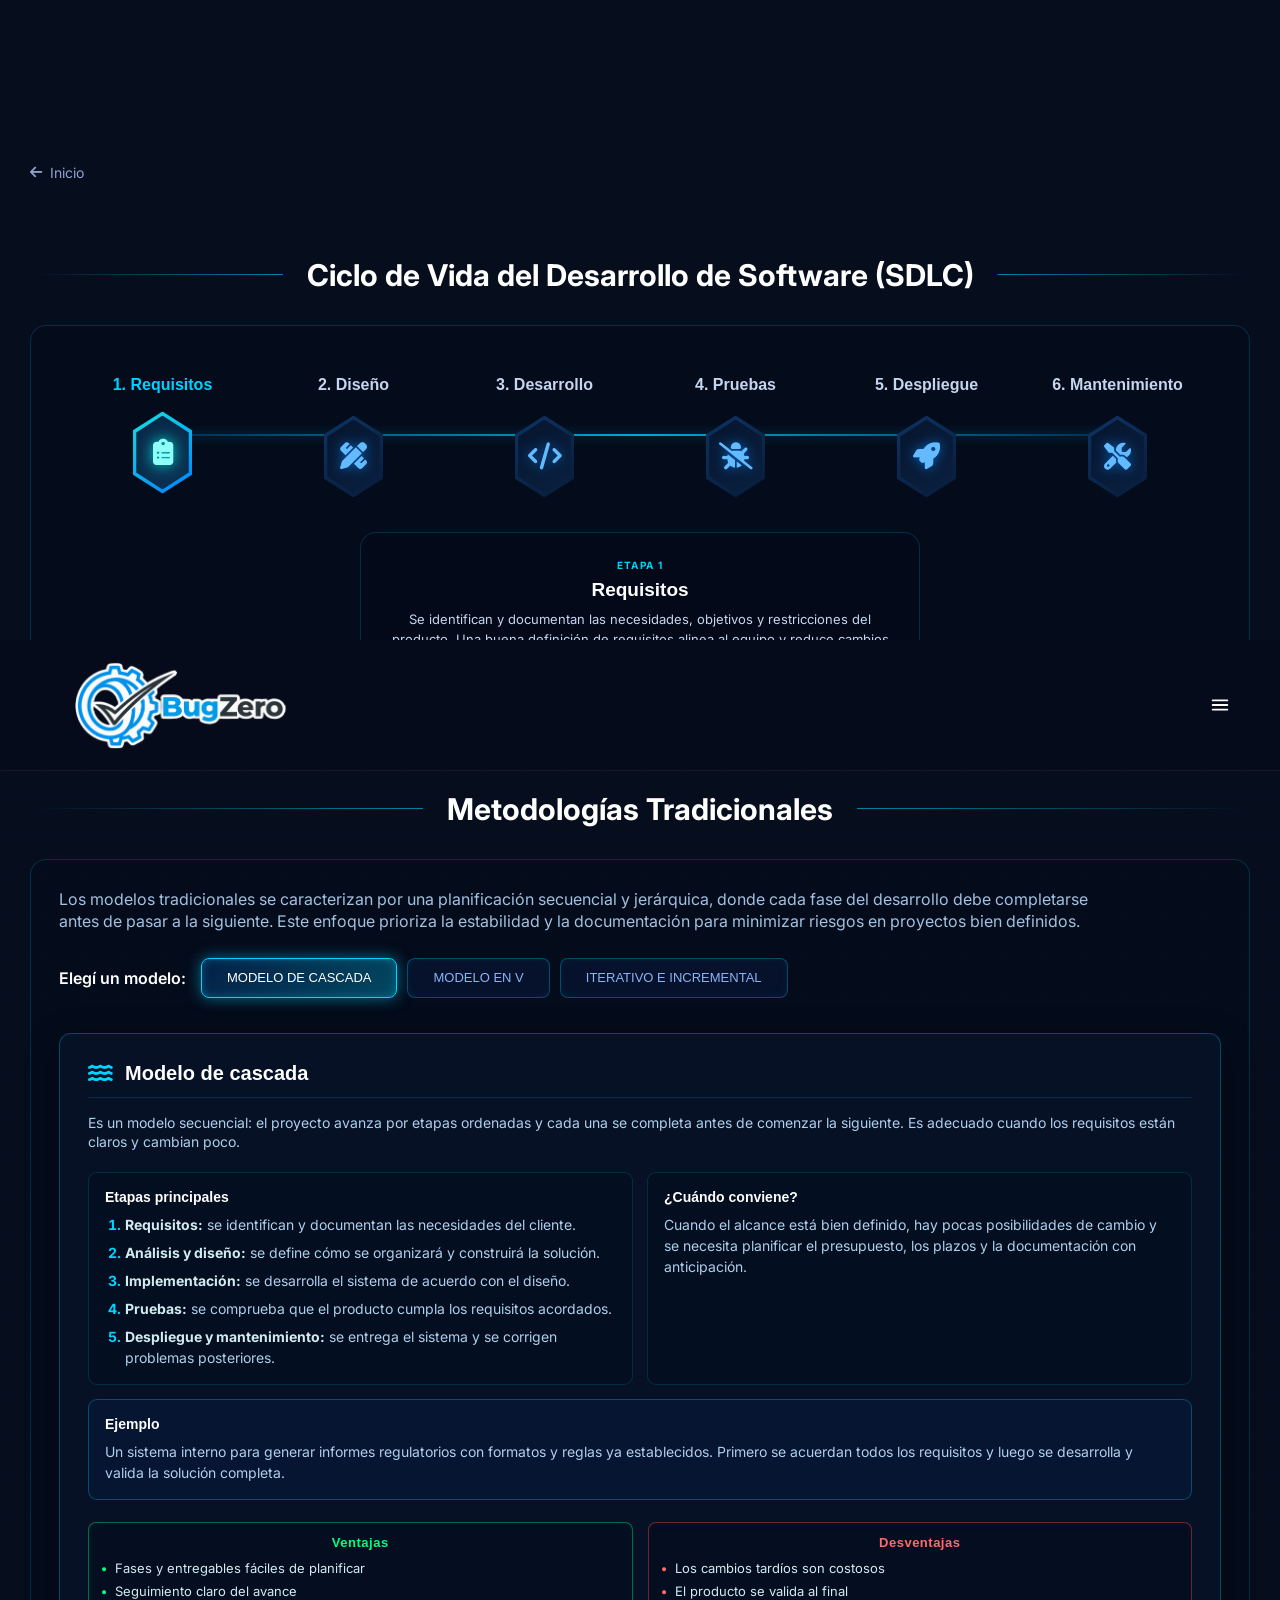
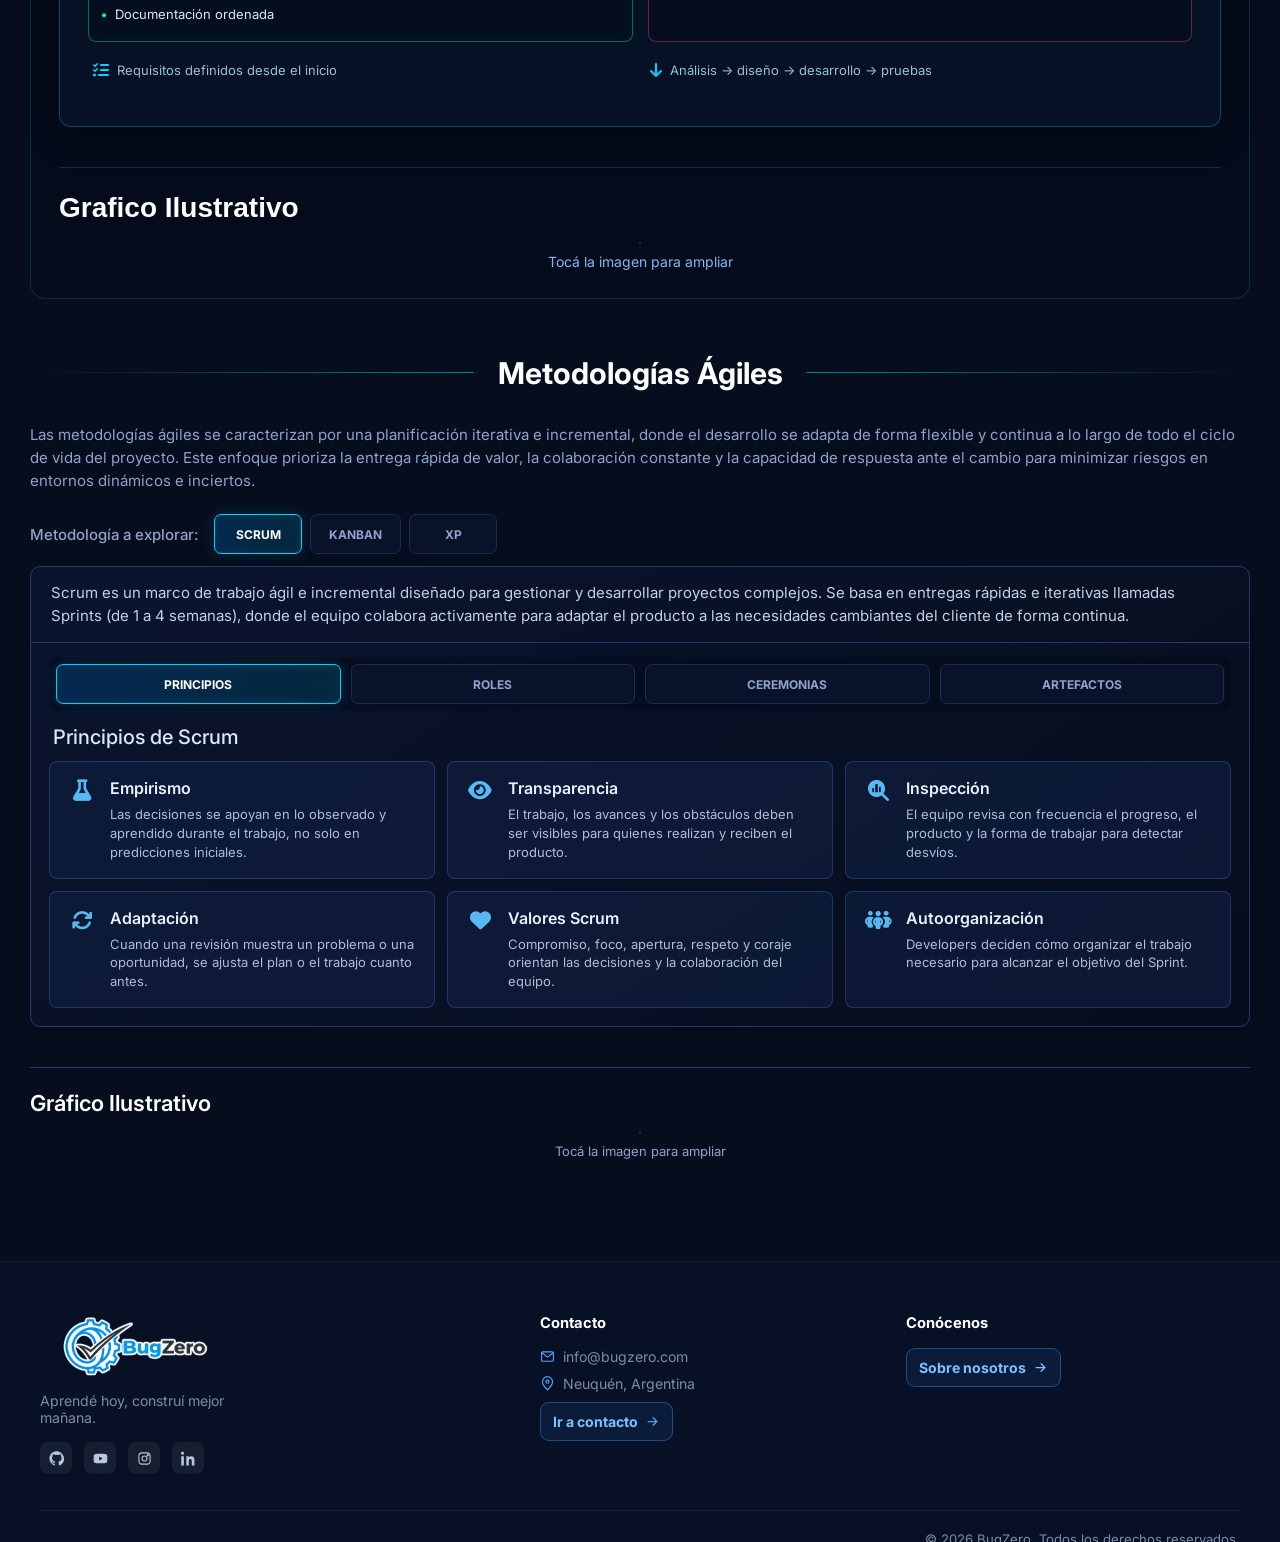
<file: modelosTradicionales.html>
<!DOCTYPE html>
<html lang="es">
<head>
  <meta charset="UTF-8">
  <meta http-equiv="refresh" content="0; url=metodologia.html#tradicionales">
  <meta name="viewport" content="width=device-width, initial-scale=1.0">
  <title>Metodologías Tradicionales | BugZero</title>
  <link rel="canonical" href="metodologia.html#tradicionales">
</head>
<body>
  <p>Las metodologías tradicionales ahora están en la <a href="metodologia.html#tradicionales">página unificada de metodologías</a>.</p>
</body>
</html>
</file>
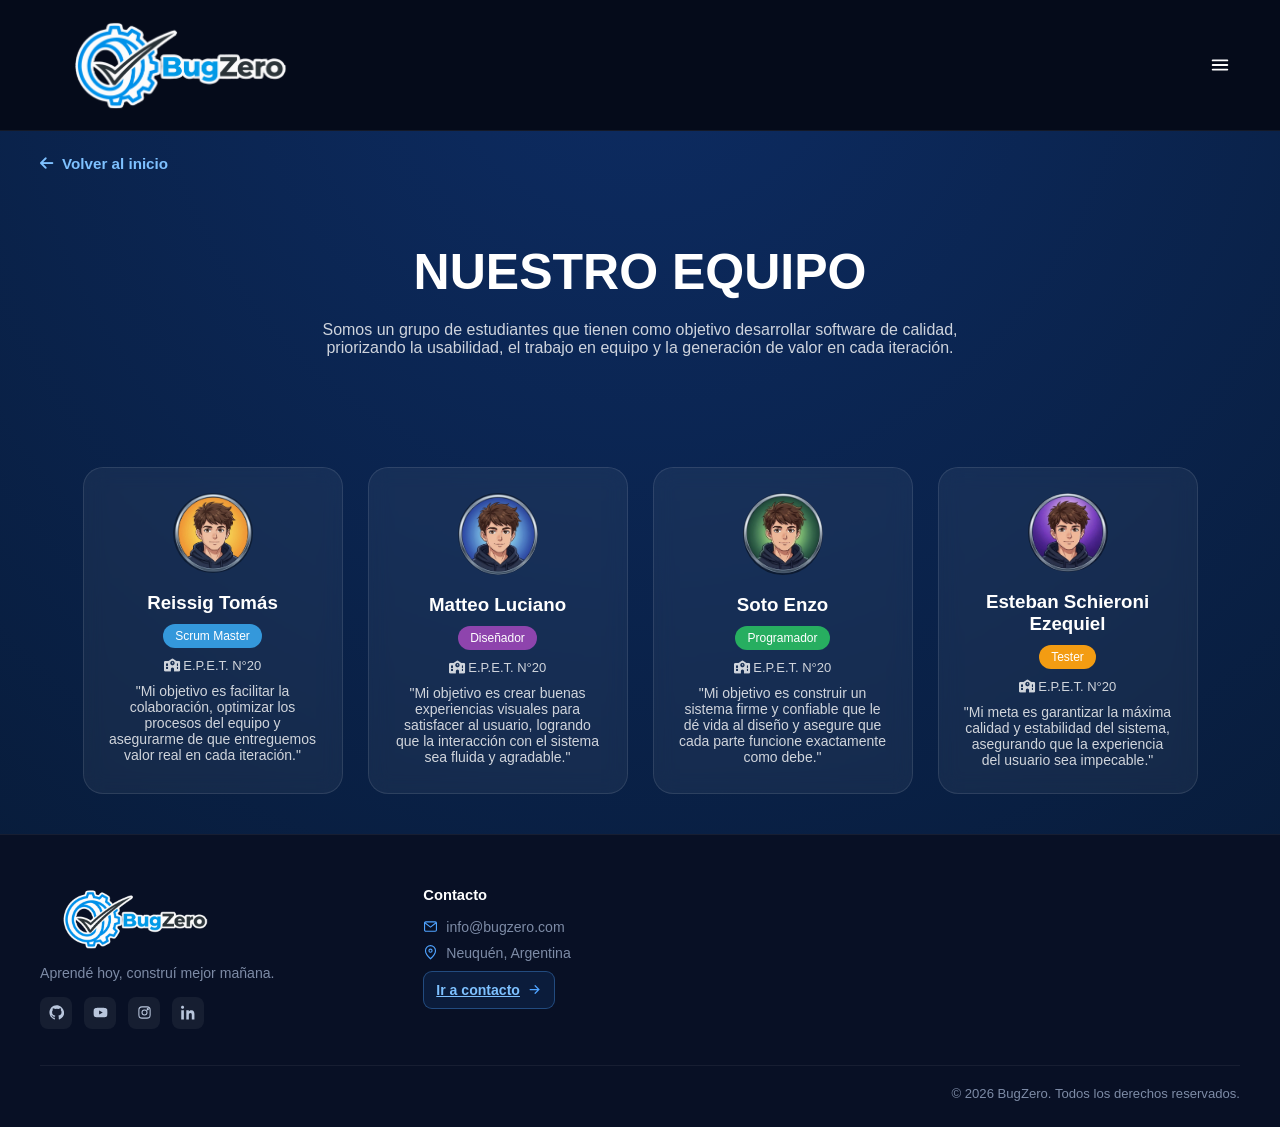
<file: nosotros.html>
<!DOCTYPE html>
<html lang="es">
<head>
  <meta charset="UTF-8">
  <title>BugZero</title>
    <meta name="viewport" content="width=device-width, initial-scale=1.0">
    <link rel="stylesheet" href="nosotros.css">
    <link rel="stylesheet" href="menu.css">

    <!-- ICONOS -->
  <link rel="stylesheet" href="https://cdnjs.cloudflare.com/ajax/libs/font-awesome/6.5.0/css/all.min.css">
</head>
<body>

<header class="navbar">
  <a href="index.html#inicio" class="brand" aria-label="BugZero, ir al inicio"><img class="brand-logo" src="img/Logotipo%20BugZero%20con%20borde%20blanco%20%282%29.png" alt="Logo de BugZero"></a>
  <button class="menu-toggle" id="menuToggle" type="button" aria-label="Abrir menú" aria-expanded="false" aria-controls="sideMenu">
    <svg viewBox="0 0 24 24" fill="none" stroke="currentColor" stroke-width="2" stroke-linecap="round"><line x1="4" y1="7" x2="20" y2="7"/><line x1="4" y1="12" x2="20" y2="12"/><line x1="4" y1="17" x2="20" y2="17"/></svg>
  </button>
</header>

<div class="overlay" id="overlay" aria-hidden="true"></div>
<aside class="side-menu" id="sideMenu" aria-label="Menú principal" aria-hidden="true">
  <div class="side-menu-header">
    <a href="index.html#inicio" class="brand" aria-label="BugZero, ir al inicio">
      <img class="brand-logo" src="img/Logotipo%20BugZero%20con%20borde%20blanco%20%282%29.png" alt="Logo de BugZero">
    </a>
    <button class="side-menu-close" id="menuClose" type="button" aria-label="Cerrar menú">
      <svg viewBox="0 0 24 24" fill="none" stroke="currentColor" stroke-width="2" stroke-linecap="round"><line x1="18" y1="6" x2="6" y2="18"/><line x1="6" y1="6" x2="18" y2="18"/></svg>
    </button>
  </div>
  <nav aria-label="Secciones del sitio">
    <a href="index.html#inicio" class="side-link"><span class="left"><svg viewBox="0 0 24 24" fill="none" stroke="currentColor" stroke-width="1.8"><path d="M3 11l9-8 9 8"/><path d="M5 10v10h14V10"/></svg>Inicio</span></a>
    <a href="calidad.html#fundamentos" class="side-link"><span class="left"><svg viewBox="0 0 24 24" fill="none" stroke="currentColor" stroke-width="1.8"><path d="M12 2l8 4v6c0 5-3.5 8.5-8 10-4.5-1.5-8-5-8-10V6l8-4z"/></svg>Calidad</span><svg viewBox="0 0 24 24" fill="none" stroke="currentColor" stroke-width="2"><polyline points="9 6 15 12 9 18"/></svg></a>
    <div class="side-nav-group" id="developmentNav">
      <button class="side-link submenu-trigger" id="developmentToggle" type="button" aria-expanded="false" aria-controls="developmentSubmenu">
        <span class="left"><svg viewBox="0 0 24 24" fill="none" stroke="currentColor" stroke-width="1.8"><polyline points="8 6 2 12 8 18"/><polyline points="16 6 22 12 16 18"/></svg>Desarrollo</span>
        <svg viewBox="0 0 24 24" fill="none" stroke="currentColor" stroke-width="2"><polyline points="9 6 15 12 9 18"/></svg>
      </button>
      <div class="side-submenu" id="developmentSubmenu" hidden>
        <a class="side-sub-link" href="metodologia.html#ciclo-vida">Ciclo de vida</a>
        <a class="side-sub-link" href="metodologia.html#tradicionales">Metodologías tradicionales</a>
        <a class="side-sub-link" href="metodologia.html#agiles">Metodologías ágiles</a>
      </div>
    </div>
    <div class="side-nav-group">
      <button class="side-link submenu-trigger" id="methodsToggle" type="button" aria-expanded="false" aria-controls="methodsSubmenu">
        <span class="left"><svg viewBox="0 0 24 24" fill="none" stroke="currentColor" stroke-width="1.8"><circle cx="8" cy="8" r="3"/><circle cx="17" cy="8" r="3"/><path d="M2 20c0-3.3 2.7-6 6-6s6 2.7 6 6M11 20c0-2.5 2-4.5 4.5-4.5s4.5 2 4.5 4.5"/></svg>Metodologías en Detalle</span>
        <svg viewBox="0 0 24 24" fill="none" stroke="currentColor" stroke-width="2"><polyline points="9 6 15 12 9 18"/></svg>
      </button>
      <div class="side-submenu" id="methodsSubmenu" hidden>
        <a class="side-sub-link" href="scrumKanban.html#scrum">Scrum en detalle</a>
        <a class="side-sub-link" href="scrumKanban.html#kanban">Kanban en detalle</a>
      </div>
    </div>
    <div class="side-nav-group">
  <button class="side-link submenu-trigger" id="resourceToggle" type="button" aria-expanded="false" aria-controls="resourceSubmenu">
    <span class="left"><svg viewBox="0 0 24 24" fill="none" stroke="currentColor" stroke-width="1.8" aria-hidden="true"><path d="M4 4.5A2.5 2.5 0 0 1 6.5 2H20v18H6.5A2.5 2.5 0 0 1 4 17.5v-13z"/><path d="M20 17H6.5A2.5 2.5 0 0 0 4 19.5"/></svg>Recursos y ejercicios</span>
    <svg viewBox="0 0 24 24" fill="none" stroke="currentColor" stroke-width="2" aria-hidden="true"><polyline points="9 6 15 12 9 18"/></svg>
  </button>
  <div class="side-submenu" id="resourceSubmenu" hidden>
    <a class="side-sub-link" href="recursos.html#glosario">Glosario</a>
    <a class="side-sub-link" href="recursos.html#preguntas-frecuentes">Preguntas frecuentes</a>
    <a class="side-sub-link" href="recursos.html#enlaces-de-interes">Enlaces de interés</a>
    <a class="side-sub-link" href="recursos.html#ejercicio">Ejercicio práctico</a>
  </div>
</div>
    <div class="side-nav-group">
      <button class="side-link submenu-trigger" id="interactiveToggle" type="button" aria-expanded="false" aria-controls="interactiveSubmenu">
        <span class="left"><svg viewBox="0 0 24 24" fill="none" stroke="currentColor" stroke-width="1.8"><path d="M4 7h10M18 7h2M4 17h2M10 17h10"/><circle cx="16" cy="7" r="2"/><circle cx="8" cy="17" r="2"/></svg>Herramientas Interactivas</span>
        <svg viewBox="0 0 24 24" fill="none" stroke="currentColor" stroke-width="2"><polyline points="9 6 15 12 9 18"/></svg>
      </button>
      <div class="side-submenu" id="interactiveSubmenu" hidden>
        <a class="side-sub-link" href="comparadorMetodologia.html#comparador">Comparador de Metodologías</a>
        <a class="side-sub-link" href="comparadorMetodologia.html#encuesta">Encuesta de Preferencias Metodológicas</a>
      </div>
    </div>
    <a href="#nosotros" class="side-link active" aria-current="page"><span class="left"><svg viewBox="0 0 24 24" fill="none" stroke="currentColor" stroke-width="1.8"><circle cx="9" cy="8" r="3.2"/><path d="M2.5 20c0-3.5 2.9-6.3 6.5-6.3S15.5 16.5 15.5 20"/><circle cx="17.5" cy="9" r="2.6"/><path d="M14.7 13.8c2.6.3 4.7 2.6 4.8 5.5"/></svg>Nosotros</span></a>
    <a href="contacto.html" class="side-link"><span class="left"><svg viewBox="0 0 24 24" fill="none" stroke="currentColor" stroke-width="1.8"><rect x="2.5" y="4.5" width="19" height="15" rx="2"/><path d="M3 6l9 7 9-7"/></svg>Contacto</span></a>
  </nav>
</aside>

<div class="breadcrumbs">
  <a href="index.html#inicio"><i class="fa-solid fa-arrow-left" aria-hidden="true"></i> Volver al inicio</a>
</div>

<section class="hero" id="nosotros">
  <h1>NUESTRO EQUIPO</h1>
  <p>
    Somos un grupo de estudiantes que tienen como objetivo desarrollar software de calidad,
    priorizando la usabilidad, el trabajo en equipo y la generación de valor en cada iteración.
  </p>
</section>

<section class="equipo">

  <div class="card">
    <img src="img/WhatsApp Image 2026-09-23 at 18.40.10.jpeg" alt="Foto de Reissig Tomás">
    <h3>Reissig Tomás</h3>
    <span class="rol azul">Scrum Master</span>
    <p class="escuela"><i class="fa-solid fa-school"></i> E.P.E.T. N°20</p>
    <p class="motivacion">"Mi objetivo es facilitar la colaboración, optimizar los procesos del equipo y asegurarme de que entreguemos valor real en cada iteración."</p>
  </div>

  <div class="card">
    <img src="img/lucho.jpeg" alt="Foto de Matteo Luciano">
    <h3>Matteo Luciano</h3>
    <span class="rol violeta">Diseñador</span>
    <p class="escuela"><i class="fa-solid fa-school"></i> E.P.E.T. N°20</p>
    <p class="motivacion">"Mi objetivo es crear buenas experiencias visuales para satisfacer al usuario, logrando que la interacción con el sistema sea fluida y agradable."</p>
  </div>

  <div class="card">
    <img src="img/enzo.jpeg" alt="Foto de Soto Enzo">
    <h3>Soto Enzo</h3>
    <span class="rol verde">Programador</span>
    <p class="escuela"><i class="fa-solid fa-school"></i> E.P.E.T. N°20</p>
    <p class="motivacion">"Mi objetivo es construir un sistema firme y confiable que le dé vida al diseño y asegure que cada parte funcione exactamente como debe."</p>
  </div>

  <div class="card">
    <img src="img/eze.jpeg" alt="Foto de Esteban Schieroni Ezequiel">
    <h3>Esteban Schieroni Ezequiel</h3>
    <span class="rol naranja">Tester</span>
    <p class="escuela"><i class="fa-solid fa-school"></i> E.P.E.T. N°20</p>
    <p class="motivacion">"Mi meta es garantizar la máxima calidad y estabilidad del sistema, asegurando que la experiencia del usuario sea impecable."</p>
  </div>

</section>

<footer>
  <div class="footer-inner">
    <div class="footer-brand">
      <a href="index.html#inicio" class="brand" aria-label="BugZero, ir al inicio">
        <img class="brand-logo" src="img/Logotipo%20BugZero%20con%20borde%20blanco%20%282%29.png" alt="Logo de BugZero">
      </a>
      <p>Aprendé hoy, construí mejor mañana.</p>
      <div class="social">
        <a href="#" aria-label="GitHub"><svg viewBox="0 0 24 24" fill="currentColor"><path d="M12 .5C5.7.5.7 5.6.7 12c0 5.1 3.3 9.4 7.9 11 .6.1.8-.3.8-.6v-2.1c-3.2.7-3.9-1.5-3.9-1.5-.5-1.3-1.3-1.7-1.3-1.7-1-.7.1-.7.1-.7 1.2.1 1.8 1.2 1.8 1.2 1 1.8 2.8 1.3 3.4 1 .1-.8.4-1.3.7-1.6-2.6-.3-5.3-1.3-5.3-5.7 0-1.3.4-2.3 1.2-3.1-.1-.3-.5-1.5.1-3.1 0 0 1-.3 3.3 1.2a11.4 11.4 0 0 1 6 0c2.3-1.5 3.3-1.2 3.3-1.2.6 1.6.2 2.8.1 3.1.7.8 1.2 1.8 1.2 3.1 0 4.4-2.7 5.4-5.3 5.7.4.4.8 1.1.8 2.2v3.3c0 .3.2.7.8.6 4.6-1.6 7.9-5.9 7.9-11C23.3 5.6 18.3.5 12 .5z"/></svg></a>
        <a href="#" aria-label="YouTube"><svg viewBox="0 0 24 24" fill="currentColor"><path d="M23 12s0-3.5-.4-5.1c-.3-.9-1-1.6-1.9-1.9C19 4.5 12 4.5 12 4.5s-7 0-8.7.5c-.9.3-1.6 1-1.9 1.9C1 8.5 1 12 1 12s0 3.5.4 5.1c.3.9 1 1.6 1.9 1.9 1.7.5 8.7.5 8.7.5s7 0 8.7-.5c.9-.3 1.6-1 1.9-1.9.4-1.6.4-5.1.4-5.1zM9.8 15.3V8.7l5.8 3.3-5.8 3.3z"/></svg></a>
        <a href="#" aria-label="Instagram"><svg viewBox="0 0 24 24" fill="none" stroke="currentColor" stroke-width="1.7"><rect x="3" y="3" width="18" height="18" rx="5"/><circle cx="12" cy="12" r="4"/><circle cx="17.2" cy="6.8" r="1"/></svg></a>
        <a href="#" aria-label="LinkedIn"><svg viewBox="0 0 24 24" fill="currentColor"><path d="M4.98 3.5C4.98 4.9 3.9 6 2.5 6S0 4.9 0 3.5 1.1 1 2.5 1s2.48 1.1 2.48 2.5zM.4 8.3H4.6V23H.4V8.3zM8.5 8.3h4v2h.06c.56-1 1.9-2.1 3.9-2.1 4.2 0 5 2.8 5 6.3V23h-4.2v-6.6c0-1.6 0-3.6-2.2-3.6-2.2 0-2.5 1.7-2.5 3.5V23H8.5V8.3z"/></svg></a>
      </div>
    </div>
    <div class="footer-col">
      <h5>Contacto</h5>
      <ul class="footer-contact">
        <li><svg viewBox="0 0 24 24" fill="none" stroke="currentColor" stroke-width="1.8"><rect x="2.5" y="4.5" width="19" height="15" rx="2"/><path d="M3 6l9 7 9-7"/></svg> info@bugzero.com</li>
        <li><svg viewBox="0 0 24 24" fill="none" stroke="currentColor" stroke-width="1.8"><path d="M12 22s-8-7.2-8-13a8 8 0 0 1 16 0c0 5.8-8 13-8 13z"/><circle cx="12" cy="9" r="2.5"/></svg> Neuquén, Argentina</li>
        <li><a class="footer-action-link" href="contacto.html">Ir a contacto<svg viewBox="0 0 24 24" fill="none" stroke="currentColor" stroke-width="2" stroke-linecap="round" aria-hidden="true"><path d="M5 12h14M13 6l6 6-6 6"/></svg></a></li>
      </ul>
    </div>
  </div>
  <div class="footer-bottom">© 2026 BugZero. Todos los derechos reservados.</div>
</footer>

<script src="nosotros.js"></script>
</body>
</html>
</file>
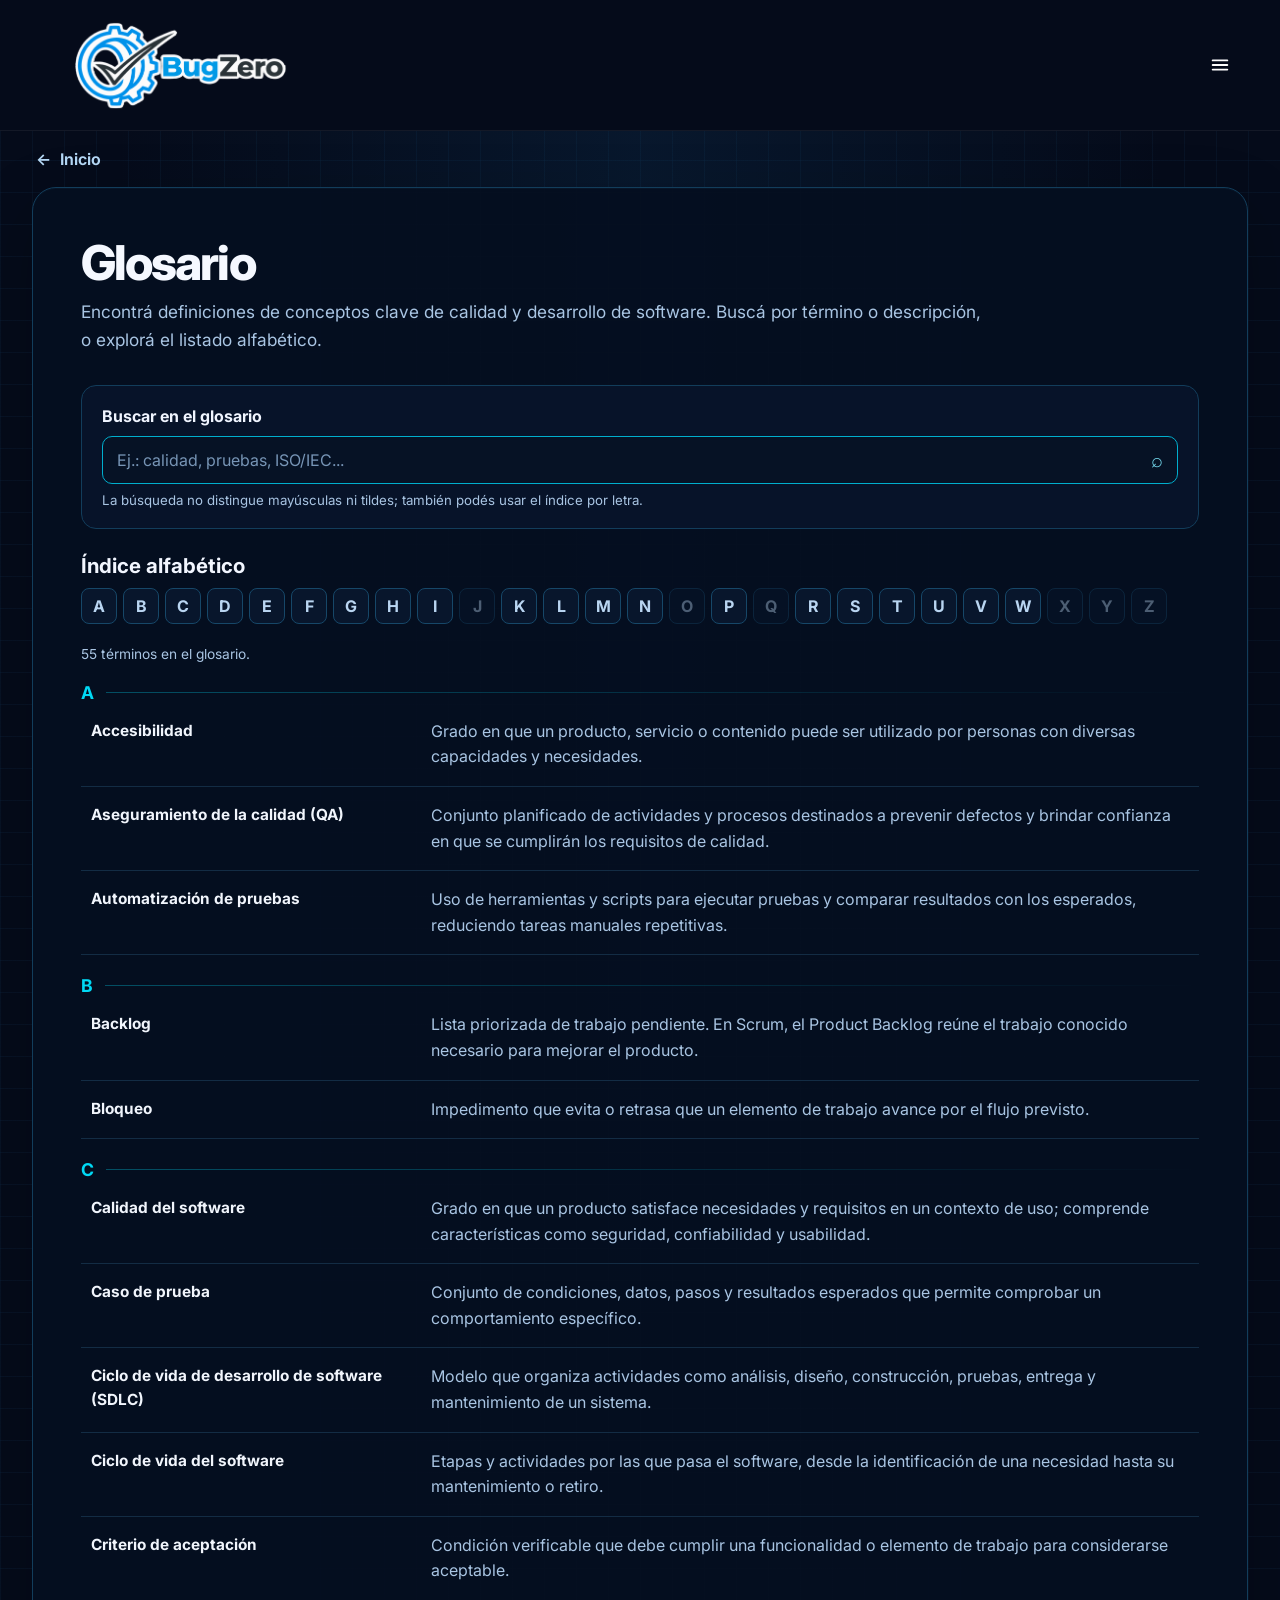
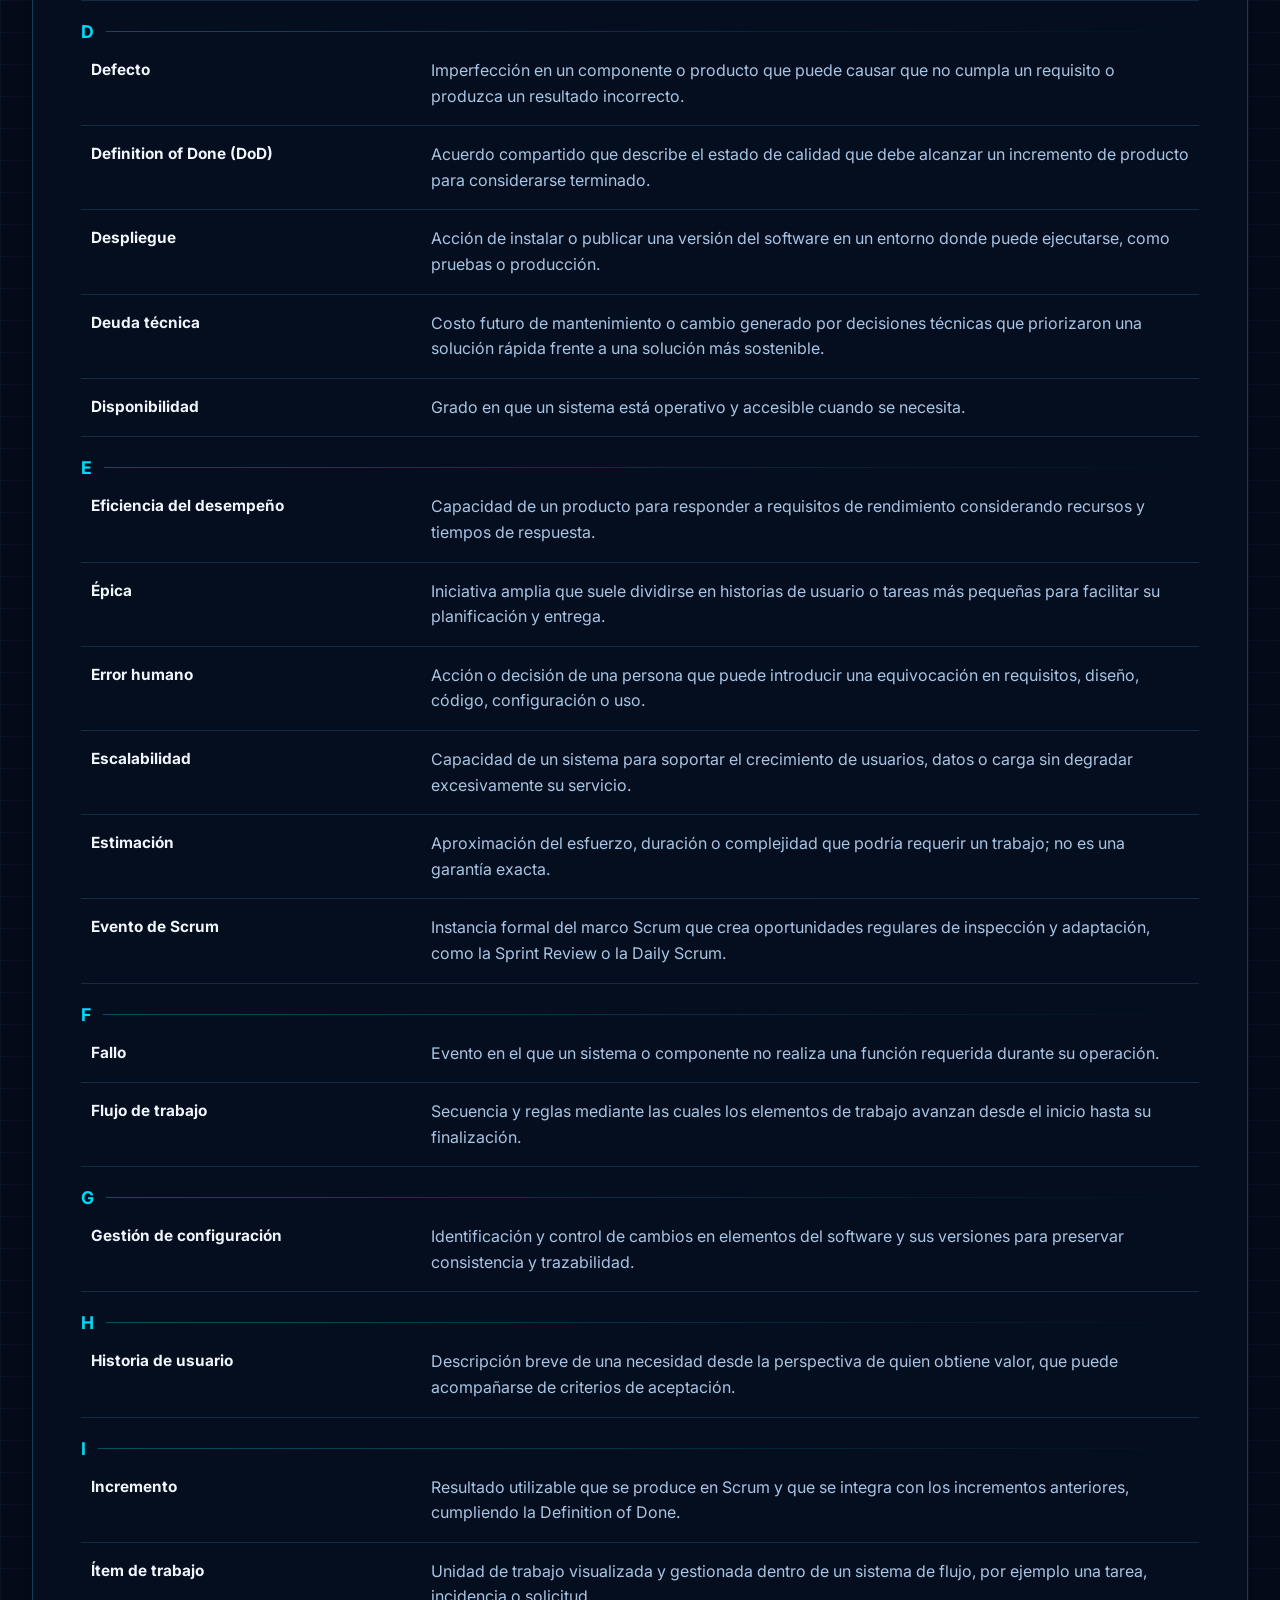
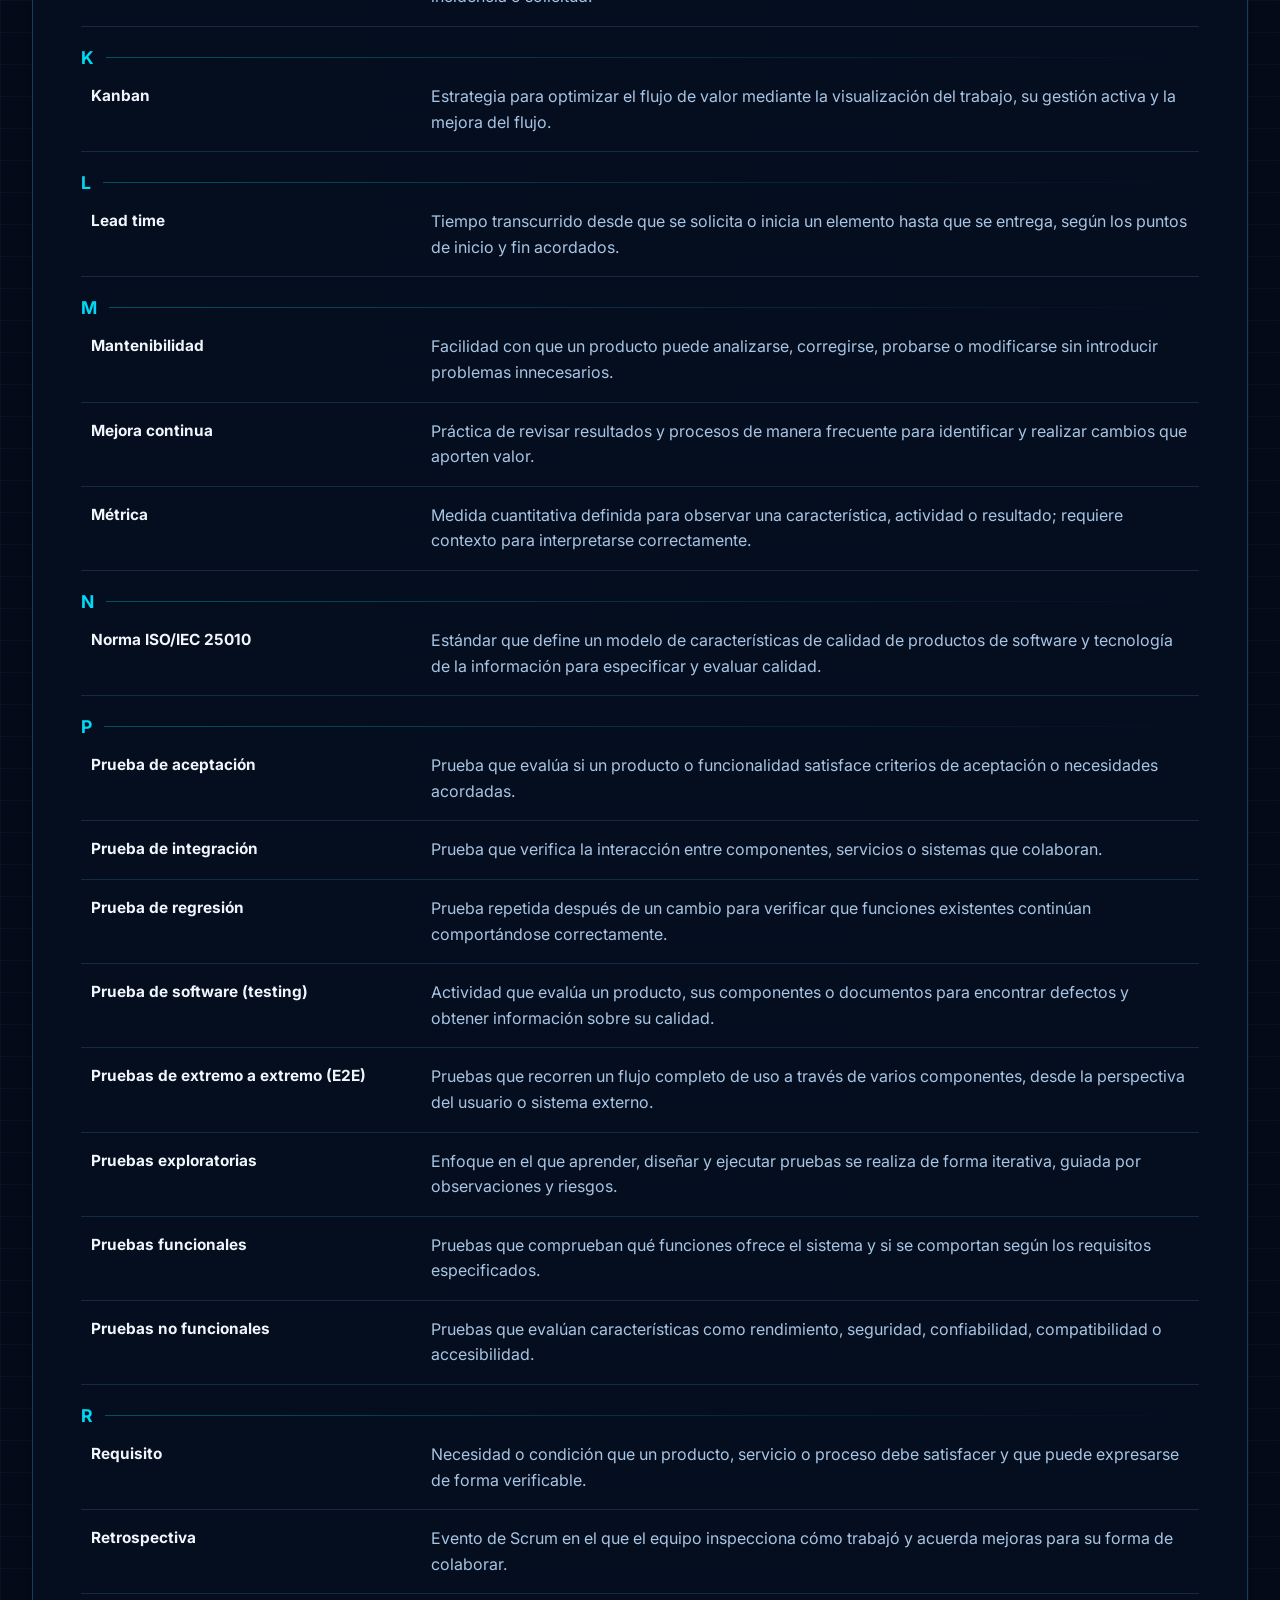
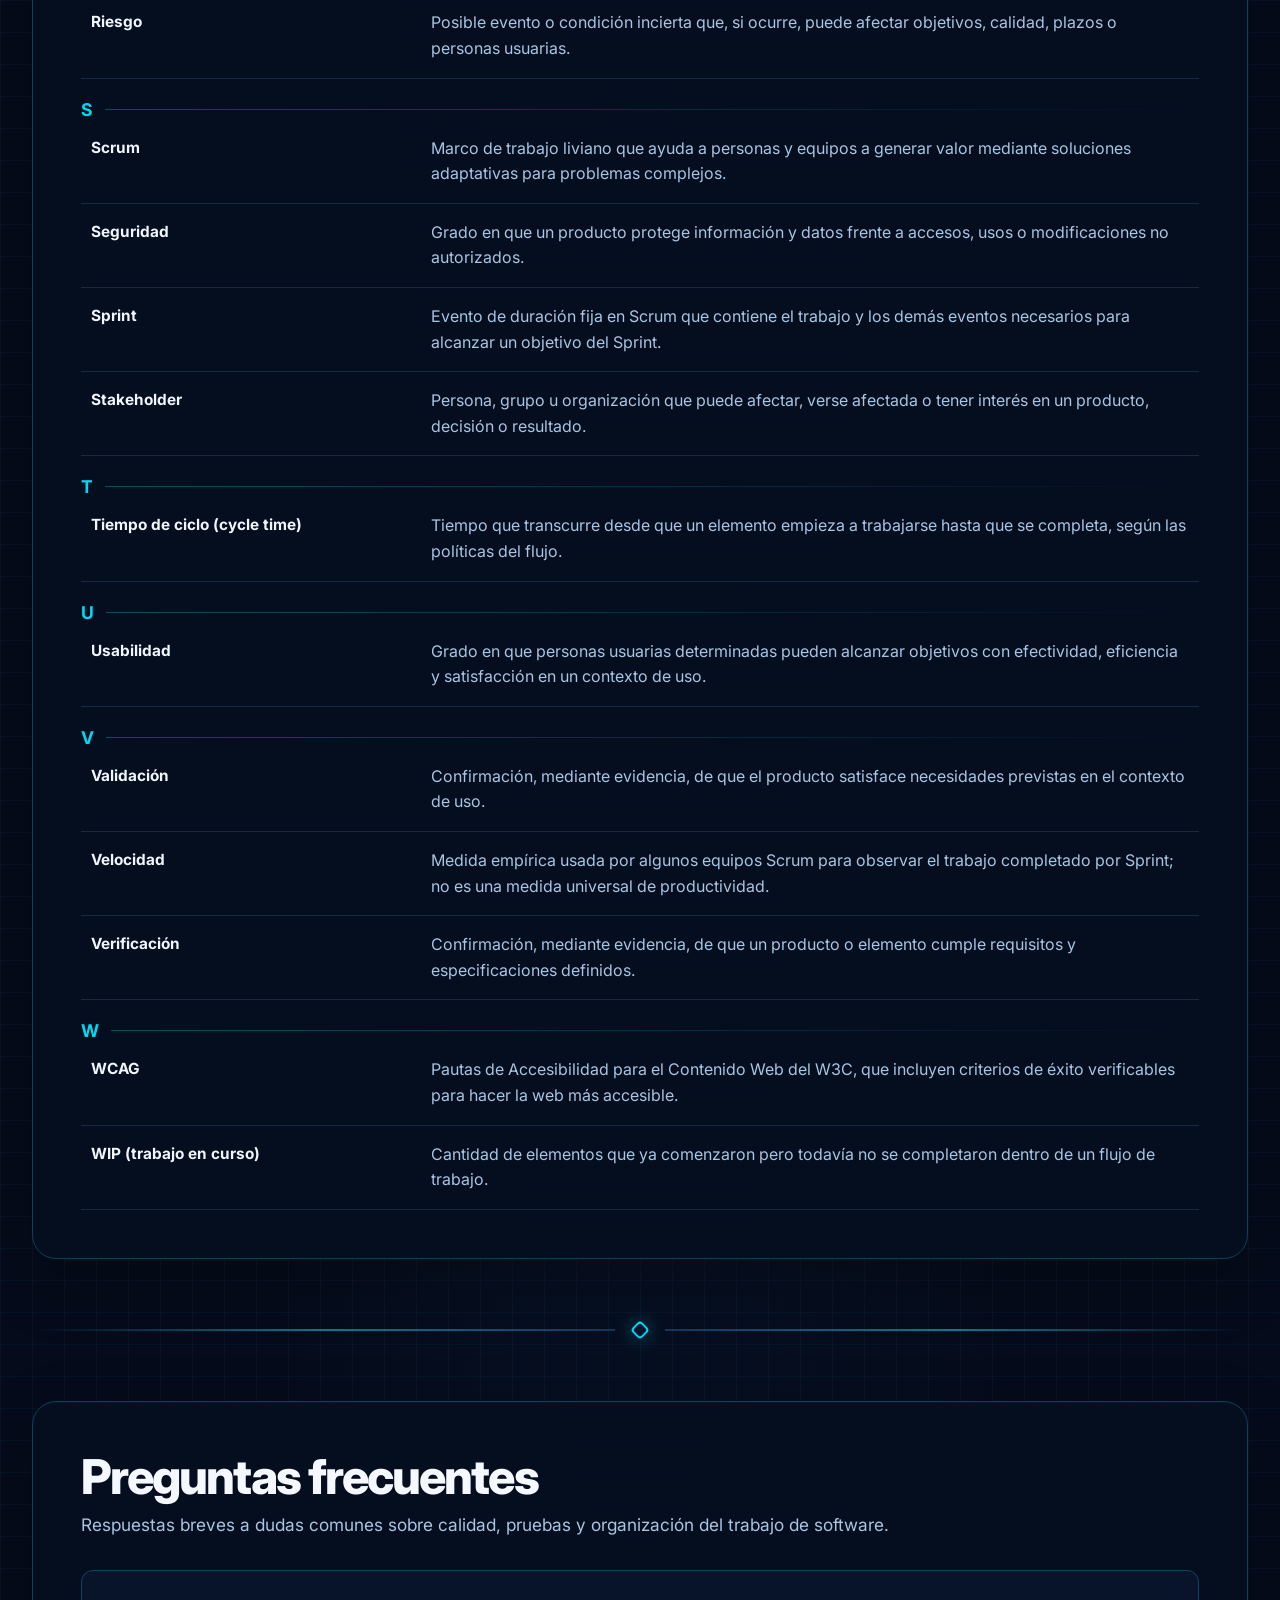
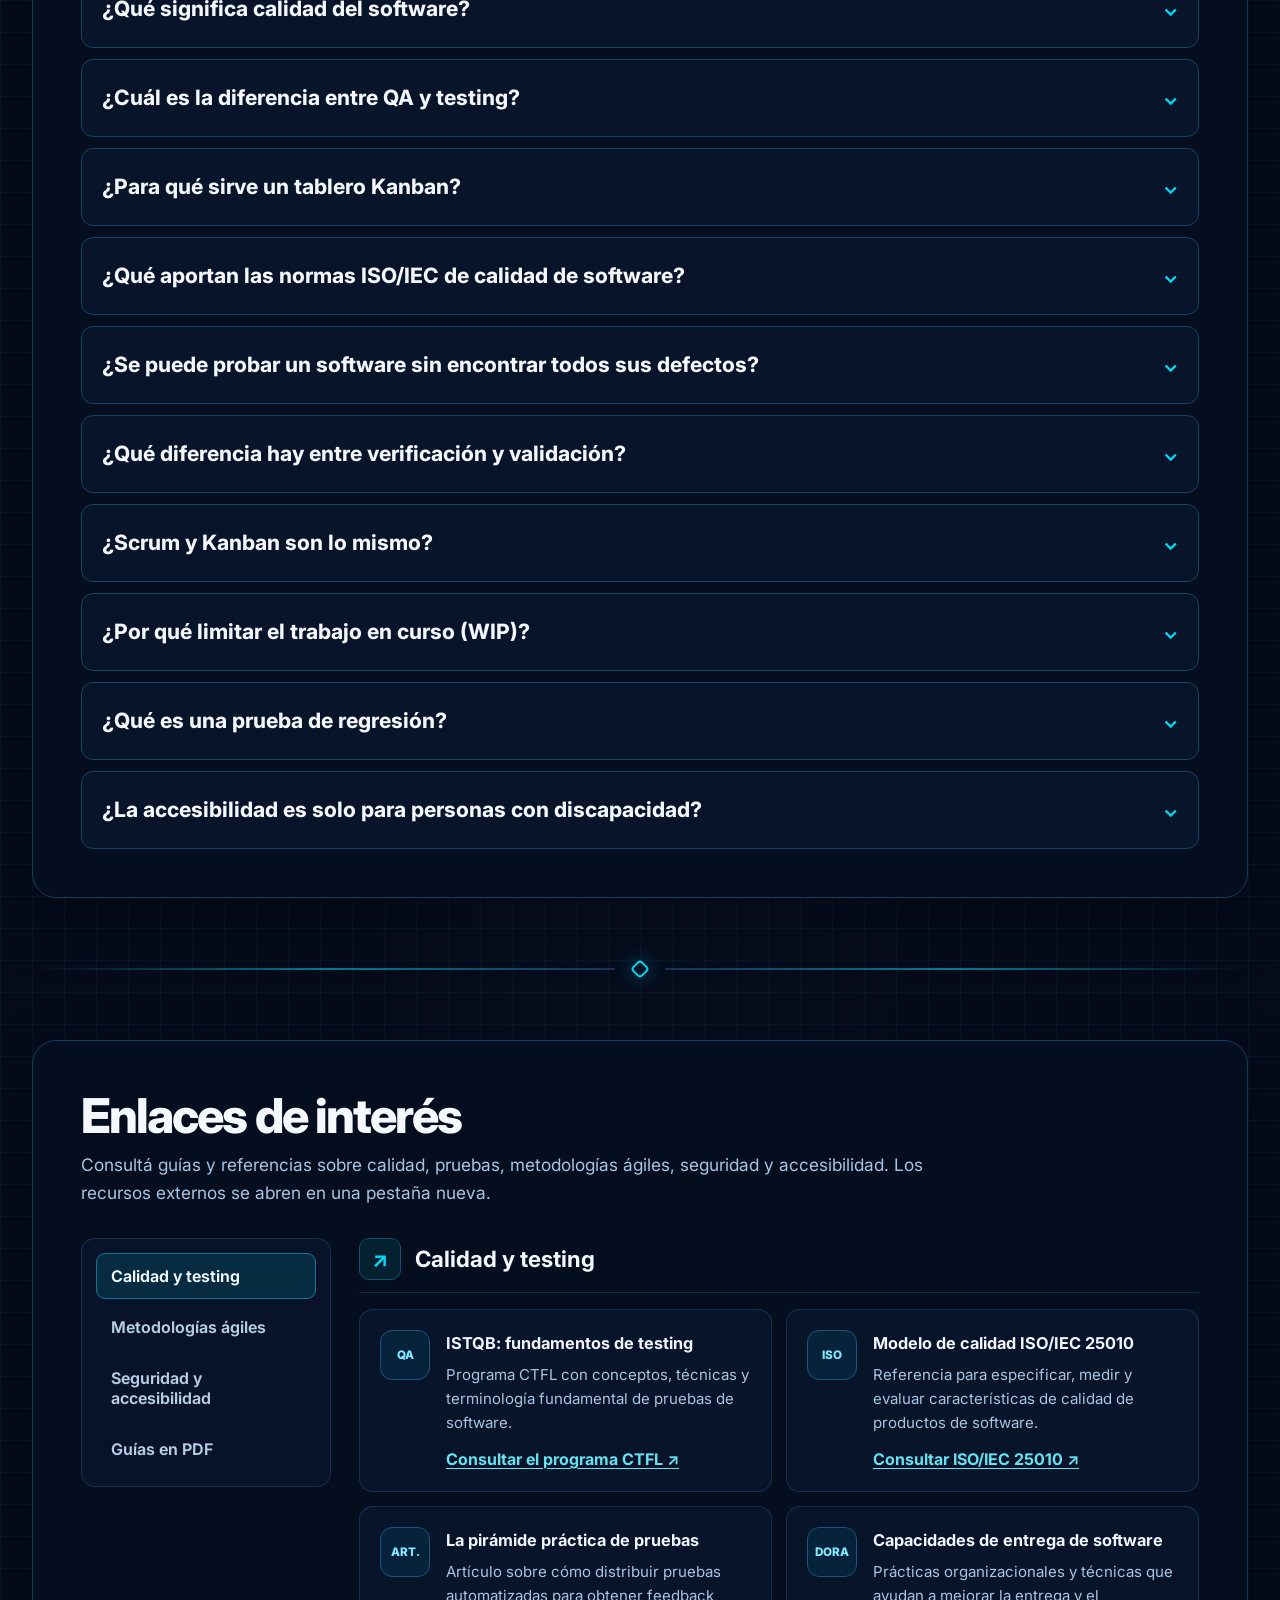
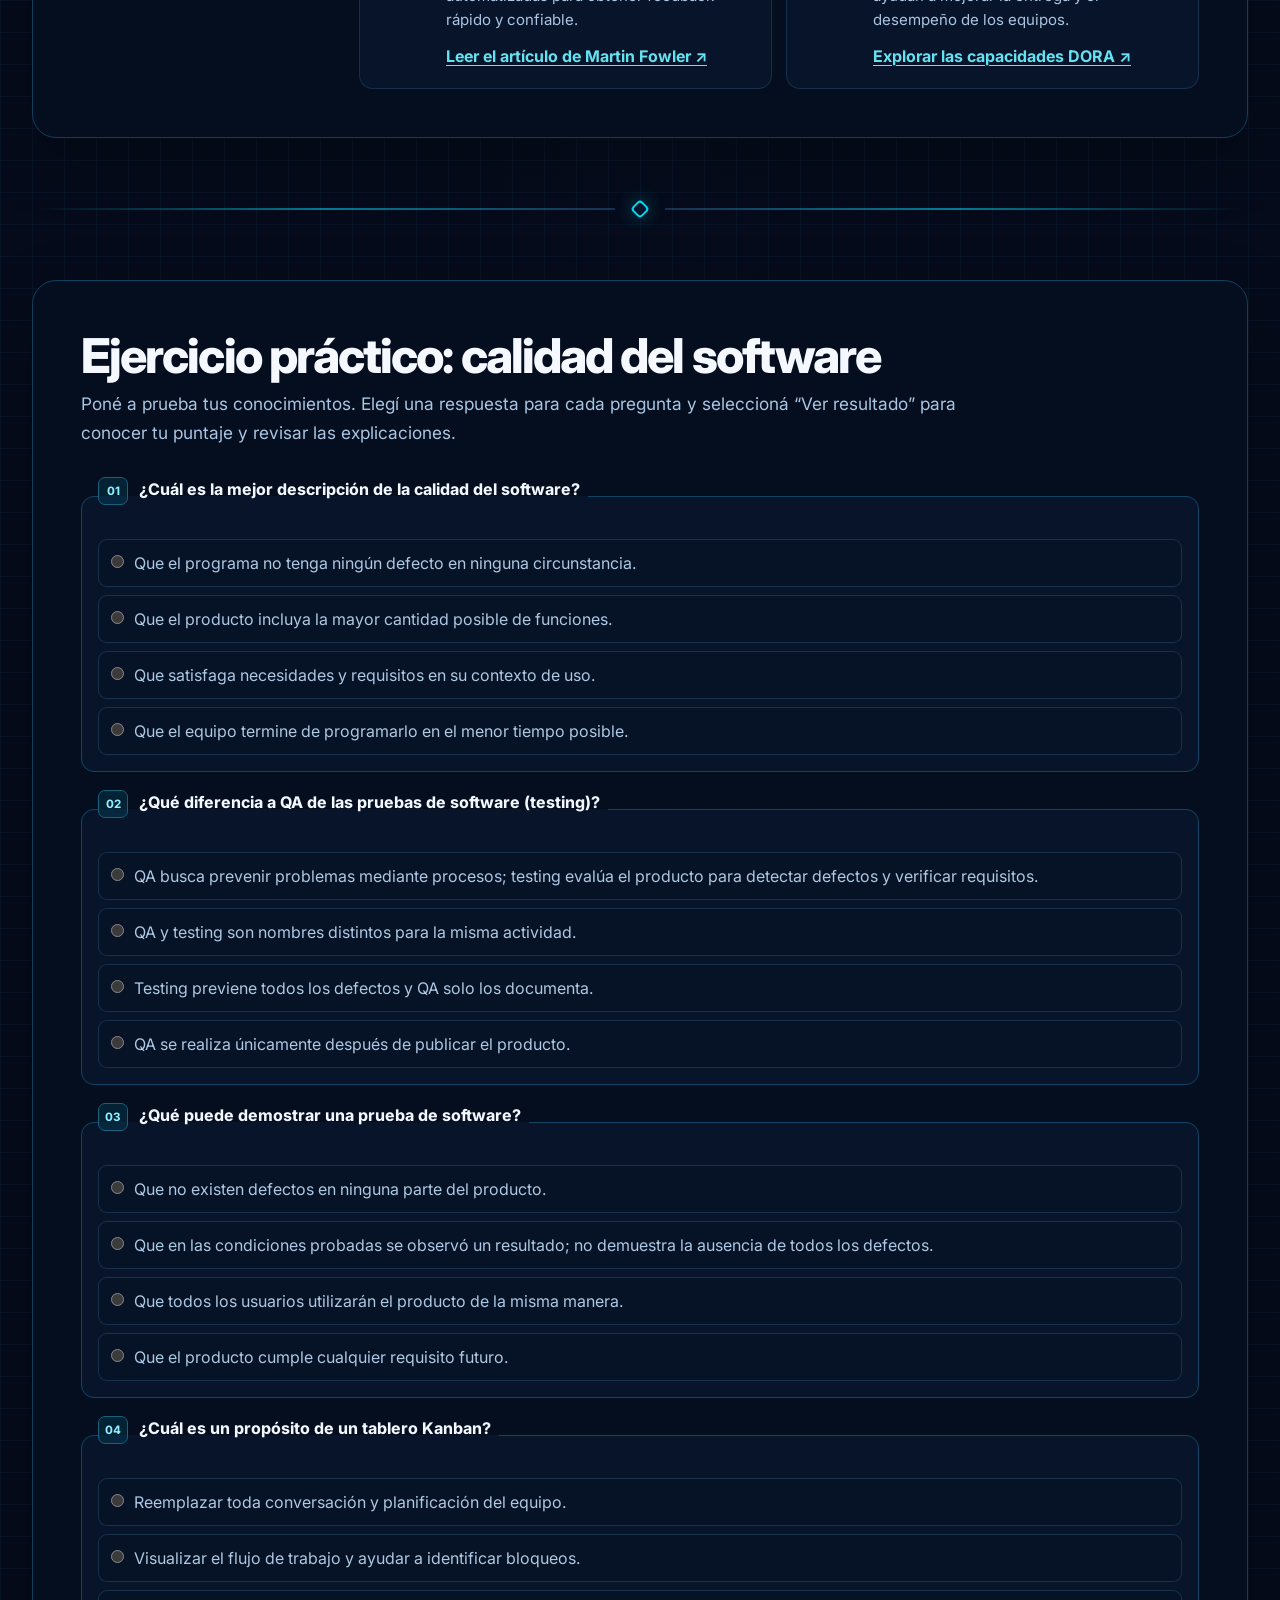
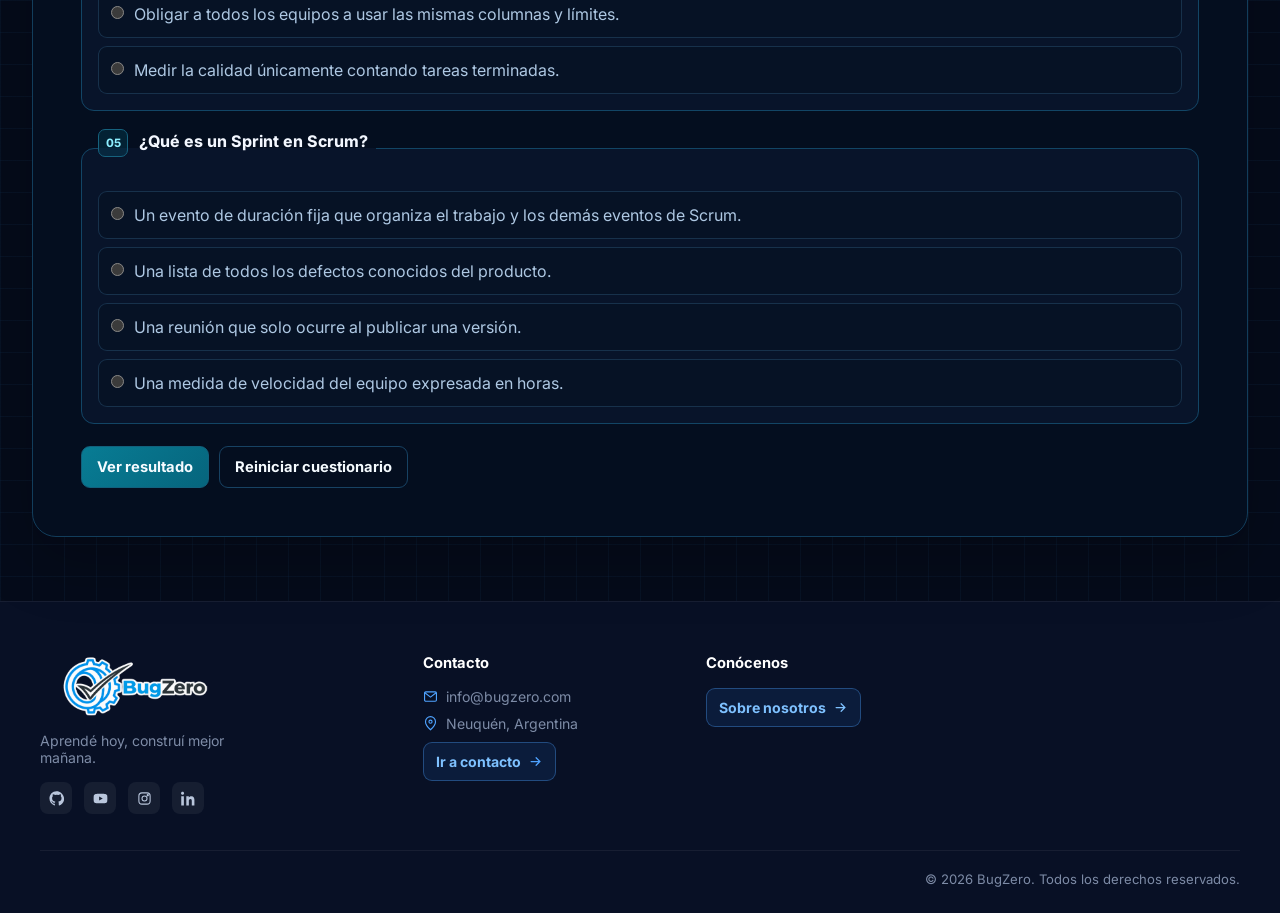
<file: recursos.html>
<!DOCTYPE html>
<html lang="es">
<head>
  <meta charset="UTF-8">
  <meta name="viewport" content="width=device-width, initial-scale=1.0">
  <meta name="description" content="Glosario, preguntas frecuentes, lecturas y ejercicios para aprender sobre calidad y desarrollo de software.">
  <title>Recursos y Aprendizaje | BugZero</title>
  <link rel="preconnect" href="https://fonts.googleapis.com">
  <link rel="preconnect" href="https://fonts.gstatic.com" crossorigin>
  <link href="https://fonts.googleapis.com/css2?family=Inter:wght@400;500;600;700;800&display=swap" rel="stylesheet">
  <link rel="stylesheet" href="style.css">
  <link rel="stylesheet" href="menu.css">
  <link rel="stylesheet" href="recursos.css">
</head>
<body>
  <header class="navbar">
    <a href="index.html#inicio" class="brand" aria-label="BugZero, ir al inicio">
      <img class="brand-logo" src="img/Logotipo%20BugZero%20con%20borde%20blanco%20%282%29.png" alt="Logo de BugZero">
    </a>
    <button class="menu-toggle" id="menuToggle" type="button" aria-label="Abrir menú" aria-expanded="false" aria-controls="sideMenu">
      <svg viewBox="0 0 24 24" fill="none" stroke="currentColor" stroke-width="2" stroke-linecap="round" aria-hidden="true"><line x1="4" y1="7" x2="20" y2="7"/><line x1="4" y1="12" x2="20" y2="12"/><line x1="4" y1="17" x2="20" y2="17"/></svg>
    </button>
  </header>

  <div class="overlay" id="overlay" aria-hidden="true"></div>
  <aside class="side-menu" id="sideMenu" aria-label="Menú principal" aria-hidden="true">
    <div class="side-menu-header">
      <a href="index.html#inicio" class="brand" aria-label="BugZero, ir al inicio"><img class="brand-logo" src="img/Logotipo%20BugZero%20con%20borde%20blanco%20%282%29.png" alt="Logo de BugZero"></a>
      <button class="side-menu-close" id="menuClose" type="button" aria-label="Cerrar menú">
        <svg viewBox="0 0 24 24" fill="none" stroke="currentColor" stroke-width="2" stroke-linecap="round" aria-hidden="true"><line x1="18" y1="6" x2="6" y2="18"/><line x1="6" y1="6" x2="18" y2="18"/></svg>
      </button>
    </div>
    <nav aria-label="Secciones del sitio">
      <a href="index.html#inicio" class="side-link"><span class="left"><svg viewBox="0 0 24 24" fill="none" stroke="currentColor" stroke-width="1.8" aria-hidden="true"><path d="M3 11l9-8 9 8"/><path d="M5 10v10h14V10"/></svg>Inicio</span></a>
      <div class="side-nav-group">
        <button class="side-link submenu-trigger" id="qualityToggle" type="button" aria-expanded="false" aria-controls="qualitySubmenu"><span class="left"><svg viewBox="0 0 24 24" fill="none" stroke="currentColor" stroke-width="1.8" aria-hidden="true"><path d="M12 2l8 4v6c0 5-3.5 8.5-8 10-4.5-1.5-8-5-8-10V6l8-4z"/></svg>Calidad</span><svg viewBox="0 0 24 24" fill="none" stroke="currentColor" stroke-width="2" aria-hidden="true"><polyline points="9 6 15 12 9 18"/></svg></button>
        <div class="side-submenu" id="qualitySubmenu" hidden>
          <a class="side-sub-link" href="calidad.html#fundamentos">Fundamentos de Calidad</a>
          <a class="side-sub-link" href="calidad.html#pruebas">Técnicas de Aseguramiento de la Calidad</a>
          <a class="side-sub-link" href="calidad.html#herramientas-calidad">Herramientas de Calidad</a>
        </div>
      </div>
      <div class="side-nav-group">
        <button class="side-link submenu-trigger" id="developmentToggle" type="button" aria-expanded="false" aria-controls="developmentSubmenu"><span class="left"><svg viewBox="0 0 24 24" fill="none" stroke="currentColor" stroke-width="1.8" aria-hidden="true"><polyline points="8 6 2 12 8 18"/><polyline points="16 6 22 12 16 18"/></svg>Desarrollo</span><svg viewBox="0 0 24 24" fill="none" stroke="currentColor" stroke-width="2" aria-hidden="true"><polyline points="9 6 15 12 9 18"/></svg></button>
        <div class="side-submenu" id="developmentSubmenu" hidden>
          <a class="side-sub-link" href="metodologia.html#ciclo-vida">Ciclo de vida</a>
          <a class="side-sub-link" href="metodologia.html#tradicionales">Metodologías tradicionales</a>
          <a class="side-sub-link" href="metodologia.html#agiles">Metodologías ágiles</a>
        </div>
      </div>
      <div class="side-nav-group">
        <button class="side-link submenu-trigger" id="methodsToggle" type="button" aria-expanded="false" aria-controls="methodsSubmenu"><span class="left"><svg viewBox="0 0 24 24" fill="none" stroke="currentColor" stroke-width="1.8" aria-hidden="true"><circle cx="8" cy="8" r="3"/><circle cx="17" cy="8" r="3"/><path d="M2 20c0-3.3 2.7-6 6-6s6 2.7 6 6M11 20c0-2.5 2-4.5 4.5-4.5s4.5 2 4.5 4.5"/></svg>Metodologías en Detalle</span><svg viewBox="0 0 24 24" fill="none" stroke="currentColor" stroke-width="2" aria-hidden="true"><polyline points="9 6 15 12 9 18"/></svg></button>
        <div class="side-submenu" id="methodsSubmenu" hidden>
          <a class="side-sub-link" href="scrumKanban.html#scrum">Scrum en detalle</a>
          <a class="side-sub-link" href="scrumKanban.html#kanban">Kanban en detalle</a>
        </div>
      </div>
      <div class="side-nav-group">
        <button class="side-link submenu-trigger active" id="resourceToggle" type="button" aria-expanded="false" aria-controls="resourceSubmenu"><span class="left"><svg viewBox="0 0 24 24" fill="none" stroke="currentColor" stroke-width="1.8" aria-hidden="true"><path d="M4 4.5A2.5 2.5 0 0 1 6.5 2H20v18H6.5A2.5 2.5 0 0 1 4 17.5v-13z"/><path d="M20 17H6.5A2.5 2.5 0 0 0 4 19.5"/></svg>Recursos y ejercicios</span><svg viewBox="0 0 24 24" fill="none" stroke="currentColor" stroke-width="2" aria-hidden="true"><polyline points="9 6 15 12 9 18"/></svg></button>
        <div class="side-submenu" id="resourceSubmenu" hidden>
          <a class="side-sub-link" href="#glosario" aria-current="page">Glosario</a>
          <a class="side-sub-link" href="#preguntas-frecuentes">Preguntas frecuentes</a>
          <a class="side-sub-link" href="#enlaces-de-interes">Enlaces de interés</a>
          <a class="side-sub-link" href="#ejercicio">Ejercicio práctico</a>
        </div>
      </div>
      <div class="side-nav-group">
        <button class="side-link submenu-trigger" id="interactiveToggle" type="button" aria-expanded="false" aria-controls="interactiveSubmenu"><span class="left"><svg viewBox="0 0 24 24" fill="none" stroke="currentColor" stroke-width="1.8" aria-hidden="true"><path d="M4 7h10M18 7h2M4 17h2M10 17h10"/><circle cx="16" cy="7" r="2"/><circle cx="8" cy="17" r="2"/></svg>Herramientas Interactivas</span><svg viewBox="0 0 24 24" fill="none" stroke="currentColor" stroke-width="2" aria-hidden="true"><polyline points="9 6 15 12 9 18"/></svg></button>
        <div class="side-submenu" id="interactiveSubmenu" hidden>
          <a class="side-sub-link" href="comparadorMetodologia.html#comparador">Comparador de Metodologías</a>
          <a class="side-sub-link" href="comparadorMetodologia.html#encuesta">Encuesta de Preferencias Metodológicas</a>
        </div>
      </div>
      <a href="nosotros.html" class="side-link"><span class="left"><svg viewBox="0 0 24 24" fill="none" stroke="currentColor" stroke-width="1.8" aria-hidden="true"><circle cx="9" cy="8" r="3.2"/><path d="M2.5 20c0-3.5 2.9-6.3 6.5-6.3S15.5 16.5 15.5 20"/><circle cx="17.5" cy="9" r="2.6"/><path d="M14.7 13.8c2.6.3 4.7 2.6 4.8 5.5"/></svg>Nosotros</span></a>
      <a href="contacto.html" class="side-link"><span class="left"><svg viewBox="0 0 24 24" fill="none" stroke="currentColor" stroke-width="1.8" aria-hidden="true"><rect x="2.5" y="4.5" width="19" height="15" rx="2"/><path d="M3 6l9 7 9-7"/></svg>Contacto</span></a>
    </nav>
  </aside>

  <main class="learning-page">
    <a href="index.html#inicio" class="back-link"><span aria-hidden="true">←</span> Inicio</a>

    <section class="learning-section glossary-section" id="glosario" aria-labelledby="glossary-title">
      <header class="section-heading">
        <div>
          <h1 id="glossary-title">Glosario</h1>
          <p>Encontrá definiciones de conceptos clave de calidad y desarrollo de software. Buscá por término o descripción, o explorá el listado alfabético.</p>
        </div>
      </header>
      <div class="glossary-search">
        <label for="glossarySearch">Buscar en el glosario</label>
        <div class="search-input-wrap">
          <input id="glossarySearch" type="search" placeholder="Ej.: calidad, pruebas, ISO/IEC..." autocomplete="off">
          <span aria-hidden="true">⌕</span>
        </div>
        <p>La búsqueda no distingue mayúsculas ni tildes; también podés usar el índice por letra.</p>
      </div>
      <div class="alphabet-area">
        <h2>Índice alfabético</h2>
        <div class="alphabet-index" id="alphabetIndex" aria-label="Filtrar glosario por letra"></div>
      </div>
      <p class="term-count" id="termCount" aria-live="polite"></p>
      <div class="glossary-list" id="glossaryList"></div>
      <p class="empty-state" id="glossaryEmpty" hidden>No encontramos términos que coincidan. Probá con otra palabra o letra.</p>
    </section>

    <div class="section-divider" aria-hidden="true"><span></span></div>

    <section class="learning-section faq-section" id="preguntas-frecuentes" aria-labelledby="faq-title">
      <header class="section-heading">
        <div>
          <h2 id="faq-title">Preguntas frecuentes</h2>
          <p>Respuestas breves a dudas comunes sobre calidad, pruebas y organización del trabajo de software.</p>
        </div>
      </header>
      <div class="faq-list">
        <details class="faq-item">
          <summary>¿Qué significa calidad del software?</summary>
          <p>Es el grado en que un producto satisface necesidades y requisitos en su contexto de uso. No significa solo que “no tenga errores”: también importan, por ejemplo, la seguridad, la usabilidad, la confiabilidad y la facilidad de mantenimiento.</p>
        </details>
        <details class="faq-item">
          <summary>¿Cuál es la diferencia entre QA y testing?</summary>
          <p>El aseguramiento de la calidad (QA) busca prevenir problemas mediante procesos y prácticas planificadas. El testing ejecuta evaluaciones sobre el producto para detectar defectos y obtener información sobre su calidad. Se complementan, pero no son sinónimos.</p>
        </details>
        <details class="faq-item">
          <summary>¿Para qué sirve un tablero Kanban?</summary>
          <p>Hace visible el flujo de trabajo: muestra qué tareas están pendientes, en curso o terminadas. También ayuda a limitar el trabajo en curso (WIP), detectar bloqueos y mejorar la entrega de valor.</p>
        </details>
        <details class="faq-item">
          <summary>¿Qué aportan las normas ISO/IEC de calidad de software?</summary>
          <p>Proponen modelos y vocabulario compartido para especificar, medir y evaluar características de calidad. Ayudan a definir criterios y requisitos; no certifican automáticamente que todo producto sea de calidad ni reemplazan las pruebas.</p>
        </details>
        <details class="faq-item">
          <summary>¿Se puede probar un software sin encontrar todos sus defectos?</summary>
          <p>Sí. Las pruebas reducen incertidumbre y aportan evidencia, pero no demuestran la ausencia absoluta de defectos. Conviene priorizar escenarios según riesgos, impacto y probabilidad de uso.</p>
        </details>
        <details class="faq-item">
          <summary>¿Qué diferencia hay entre verificación y validación?</summary>
          <p>La verificación comprueba si el producto cumple especificaciones (“¿lo construimos correctamente?”). La validación comprueba si resuelve las necesidades de sus usuarios y del contexto (“¿construimos lo correcto?”).</p>
        </details>
        <details class="faq-item">
          <summary>¿Scrum y Kanban son lo mismo?</summary>
          <p>No. Scrum es un marco de trabajo con responsabilidades, eventos y artefactos definidos, organizados en Sprints. Kanban es una estrategia para optimizar el flujo mediante la visualización y gestión activa del trabajo y su mejora continua.</p>
        </details>
        <details class="faq-item">
          <summary>¿Por qué limitar el trabajo en curso (WIP)?</summary>
          <p>Un límite WIP evita que el equipo empiece más tareas de las que puede terminar. Ayuda a enfocar, detectar cuellos de botella y hacer más predecible el flujo; el límite se ajusta al contexto del equipo.</p>
        </details>
        <details class="faq-item">
          <summary>¿Qué es una prueba de regresión?</summary>
          <p>Es una prueba repetida después de un cambio para comprobar que una funcionalidad existente sigue comportándose como se espera y que el cambio no introdujo efectos no deseados.</p>
        </details>
        <details class="faq-item">
          <summary>¿La accesibilidad es solo para personas con discapacidad?</summary>
          <p>La accesibilidad elimina barreras para personas con distintas capacidades, y también suele mejorar la experiencia de todas las personas, por ejemplo, en móviles, con conexiones limitadas o en situaciones temporales.</p>
        </details>
      </div>
    </section>

    <div class="section-divider" aria-hidden="true"><span></span></div>

    <section class="learning-section resources-section" id="enlaces-de-interes" aria-labelledby="resources-title">
      <header class="section-heading">
        <div>
          <h2 id="resources-title">Enlaces de interés</h2>
          <p>Consultá guías y referencias sobre calidad, pruebas, metodologías ágiles, seguridad y accesibilidad. Los recursos externos se abren en una pestaña nueva.</p>
        </div>
      </header>
      <div class="resource-browser">
        <div class="resource-tabs" role="tablist" aria-label="Tipo de recurso">
          <button class="resource-tab is-active" id="tab-quality" type="button" role="tab" aria-selected="true" aria-controls="panel-quality">Calidad y testing</button>
          <button class="resource-tab" id="tab-methods" type="button" role="tab" aria-selected="false" aria-controls="panel-methods" tabindex="-1">Metodologías ágiles</button>
          <button class="resource-tab" id="tab-accessibility" type="button" role="tab" aria-selected="false" aria-controls="panel-accessibility" tabindex="-1">Seguridad y accesibilidad</button>
          <button class="resource-tab" id="tab-pdf" type="button" role="tab" aria-selected="false" aria-controls="panel-pdf" tabindex="-1">Guías en PDF</button>
        </div>
        <div class="resource-content">
          <section class="resource-panel is-active" id="panel-quality" role="tabpanel" aria-labelledby="tab-quality">
            <h3><span class="resource-arrow" aria-hidden="true">↗</span> Calidad y testing</h3>
            <div class="resource-grid">
              <article class="resource-card"><span class="resource-type">QA</span><div><h4>ISTQB: fundamentos de testing</h4><p>Programa CTFL con conceptos, técnicas y terminología fundamental de pruebas de software.</p><a href="https://istqb.org/certifications/certified-tester-foundation-level-ctfl-v4-0/" target="_blank" rel="noopener noreferrer">Consultar el programa CTFL <span aria-hidden="true">↗</span></a></div></article>
              <article class="resource-card"><span class="resource-type">ISO</span><div><h4>Modelo de calidad ISO/IEC 25010</h4><p>Referencia para especificar, medir y evaluar características de calidad de productos de software.</p><a href="https://www.iso.org/standard/78176.html" target="_blank" rel="noopener noreferrer">Consultar ISO/IEC 25010 <span aria-hidden="true">↗</span></a></div></article>
              <article class="resource-card"><span class="resource-type">ART.</span><div><h4>La pirámide práctica de pruebas</h4><p>Artículo sobre cómo distribuir pruebas automatizadas para obtener feedback rápido y confiable.</p><a href="https://martinfowler.com/articles/practical-test-pyramid.html" target="_blank" rel="noopener noreferrer">Leer el artículo de Martin Fowler <span aria-hidden="true">↗</span></a></div></article>
              <article class="resource-card"><span class="resource-type">DORA</span><div><h4>Capacidades de entrega de software</h4><p>Prácticas organizacionales y técnicas que ayudan a mejorar la entrega y el desempeño de los equipos.</p><a href="https://dora.dev/capabilities/" target="_blank" rel="noopener noreferrer">Explorar las capacidades DORA <span aria-hidden="true">↗</span></a></div></article>
            </div>
          </section>
          <section class="resource-panel" id="panel-methods" role="tabpanel" aria-labelledby="tab-methods" hidden>
            <h3><span class="resource-arrow" aria-hidden="true">↗</span> Metodologías ágiles</h3>
            <div class="resource-grid">
              <article class="resource-card"><span class="resource-type">SCRUM</span><div><h4>Guía oficial de Scrum</h4><p>Definición oficial del marco Scrum, sus responsabilidades, eventos, artefactos y compromisos.</p><a href="https://scrumguides.org/scrum-guide.html" target="_blank" rel="noopener noreferrer">Leer la Guía de Scrum <span aria-hidden="true">↗</span></a></div></article>
              <article class="resource-card"><span class="resource-type">KANBAN</span><div><h4>Guía oficial de Kanban</h4><p>Referencia sobre los principios y prácticas para gestionar y mejorar un sistema Kanban.</p><a href="https://kanbanguides.org/english/" target="_blank" rel="noopener noreferrer">Consultar la Guía de Kanban <span aria-hidden="true">↗</span></a></div></article>
              <article class="resource-card"><span class="resource-type">ÁGIL</span><div><h4>Manifiesto Ágil</h4><p>Valores y principios que sirven de base para los enfoques ágiles de desarrollo de software.</p><a href="https://agilemanifesto.org/" target="_blank" rel="noopener noreferrer">Leer el Manifiesto Ágil <span aria-hidden="true">↗</span></a></div></article>
            </div>
          </section>
          <section class="resource-panel" id="panel-accessibility" role="tabpanel" aria-labelledby="tab-accessibility" hidden>
            <h3><span class="resource-arrow" aria-hidden="true">↗</span> Seguridad y accesibilidad</h3>
            <div class="resource-grid">
              <article class="resource-card"><span class="resource-type">OWASP</span><div><h4>Guía de pruebas de seguridad web</h4><p>Guía abierta con técnicas para evaluar la seguridad de aplicaciones web.</p><a href="https://owasp.org/www-project-web-security-testing-guide/latest/" target="_blank" rel="noopener noreferrer">Consultar la guía de OWASP <span aria-hidden="true">↗</span></a></div></article>
              <article class="resource-card"><span class="resource-type">OWASP</span><div><h4>OWASP Top 10</h4><p>Documento de referencia sobre riesgos importantes de seguridad en aplicaciones web.</p><a href="https://owasp.org/www-project-top-ten/" target="_blank" rel="noopener noreferrer">Consultar OWASP Top 10 <span aria-hidden="true">↗</span></a></div></article>
              <article class="resource-card"><span class="resource-type">W3C</span><div><h4>Guías de accesibilidad WCAG 2.2</h4><p>Criterios verificables para hacer el contenido web más accesible.</p><a href="https://www.w3.org/TR/WCAG22/" target="_blank" rel="noopener noreferrer">Consultar WCAG 2.2 <span aria-hidden="true">↗</span></a></div></article>
              <article class="resource-card"><span class="resource-type">W3C</span><div><h4>Introducción a la accesibilidad web</h4><p>Explicación de los principios, beneficios y barreras de accesibilidad en la Web.</p><a href="https://www.w3.org/WAI/fundamentals/accessibility-intro/" target="_blank" rel="noopener noreferrer">Aprender sobre accesibilidad <span aria-hidden="true">↗</span></a></div></article>
            </div>
          </section>
          <section class="resource-panel" id="panel-pdf" role="tabpanel" aria-labelledby="tab-pdf" hidden>
            <h3><span class="resource-arrow" aria-hidden="true">↗</span> Guías en PDF</h3>
            <div class="resource-grid">
              <article class="resource-card"><span class="resource-type">PDF</span><div><h4>Secure Software Development Framework</h4><p>Publicación del NIST con prácticas recomendadas para integrar seguridad en el desarrollo de software.</p><a href="https://nvlpubs.nist.gov/nistpubs/SpecialPublications/NIST.SP.800-218.pdf" target="_blank" rel="noopener noreferrer">Abrir NIST SP 800-218 <span aria-hidden="true">↗</span></a></div></article>
              <article class="resource-card"><span class="resource-type">PDF</span><div><h4>Guía de Scrum en PDF</h4><p>Versión descargable de la guía oficial de Scrum.</p><a href="https://scrumguides.org/docs/scrumguide/v2020/2020-Scrum-Guide-US.pdf" target="_blank" rel="noopener noreferrer">Abrir la Guía de Scrum (PDF) <span aria-hidden="true">↗</span></a></div></article>
            </div>
          </section>
        </div>
      </div>
    </section>

    <div class="section-divider" aria-hidden="true"><span></span></div>

    <section class="learning-section quiz-section" id="ejercicio" aria-labelledby="quiz-title">
      <header class="section-heading">
        <div>
          <h2 id="quiz-title">Ejercicio práctico: calidad del software</h2>
          <p>Poné a prueba tus conocimientos. Elegí una respuesta para cada pregunta y seleccioná “Ver resultado” para conocer tu puntaje y revisar las explicaciones.</p>
        </div>
      </header>
      <form id="quizForm">
        <fieldset class="quiz-question" data-answer="2" data-explanation="La calidad se evalúa según las necesidades y requisitos en un contexto de uso; no equivale a sumar funciones ni a prometer cero defectos.">
          <legend><span class="question-number">01</span> ¿Cuál es la mejor descripción de la calidad del software?</legend>
          <label><input type="radio" name="q1" value="0"> Que el programa no tenga ningún defecto en ninguna circunstancia.</label>
          <label><input type="radio" name="q1" value="1"> Que el producto incluya la mayor cantidad posible de funciones.</label>
          <label><input type="radio" name="q1" value="2"> Que satisfaga necesidades y requisitos en su contexto de uso.</label>
          <label><input type="radio" name="q1" value="3"> Que el equipo termine de programarlo en el menor tiempo posible.</label>
        </fieldset>
        <fieldset class="quiz-question" data-answer="0" data-explanation="QA trabaja sobre procesos y prevención; las pruebas evalúan el producto y ayudan a encontrar defectos y comprobar requisitos.">
          <legend><span class="question-number">02</span> ¿Qué diferencia a QA de las pruebas de software (testing)?</legend>
          <label><input type="radio" name="q2" value="0"> QA busca prevenir problemas mediante procesos; testing evalúa el producto para detectar defectos y verificar requisitos.</label>
          <label><input type="radio" name="q2" value="1"> QA y testing son nombres distintos para la misma actividad.</label>
          <label><input type="radio" name="q2" value="2"> Testing previene todos los defectos y QA solo los documenta.</label>
          <label><input type="radio" name="q2" value="3"> QA se realiza únicamente después de publicar el producto.</label>
        </fieldset>
        <fieldset class="quiz-question" data-answer="1" data-explanation="Las pruebas aportan evidencia y reducen riesgos, pero no permiten probar exhaustivamente todas las entradas y estados de sistemas complejos.">
          <legend><span class="question-number">03</span> ¿Qué puede demostrar una prueba de software?</legend>
          <label><input type="radio" name="q3" value="0"> Que no existen defectos en ninguna parte del producto.</label>
          <label><input type="radio" name="q3" value="1"> Que en las condiciones probadas se observó un resultado; no demuestra la ausencia de todos los defectos.</label>
          <label><input type="radio" name="q3" value="2"> Que todos los usuarios utilizarán el producto de la misma manera.</label>
          <label><input type="radio" name="q3" value="3"> Que el producto cumple cualquier requisito futuro.</label>
        </fieldset>
        <fieldset class="quiz-question" data-answer="1" data-explanation="El tablero visualiza el trabajo y permite seguir el flujo. Junto con políticas explícitas ayuda a gestionar el sistema y a identificar bloqueos.">
          <legend><span class="question-number">04</span> ¿Cuál es un propósito de un tablero Kanban?</legend>
          <label><input type="radio" name="q4" value="0"> Reemplazar toda conversación y planificación del equipo.</label>
          <label><input type="radio" name="q4" value="1"> Visualizar el flujo de trabajo y ayudar a identificar bloqueos.</label>
          <label><input type="radio" name="q4" value="2"> Obligar a todos los equipos a usar las mismas columnas y límites.</label>
          <label><input type="radio" name="q4" value="3"> Medir la calidad únicamente contando tareas terminadas.</label>
        </fieldset>
        <fieldset class="quiz-question" data-answer="0" data-explanation="En Scrum, un Sprint es un evento de duración fija que contiene el trabajo y los demás eventos necesarios para alcanzar un objetivo.">
          <legend><span class="question-number">05</span> ¿Qué es un Sprint en Scrum?</legend>
          <label><input type="radio" name="q5" value="0"> Un evento de duración fija que organiza el trabajo y los demás eventos de Scrum.</label>
          <label><input type="radio" name="q5" value="1"> Una lista de todos los defectos conocidos del producto.</label>
          <label><input type="radio" name="q5" value="2"> Una reunión que solo ocurre al publicar una versión.</label>
          <label><input type="radio" name="q5" value="3"> Una medida de velocidad del equipo expresada en horas.</label>
        </fieldset>
        <div class="quiz-actions">
          <button class="quiz-button primary" type="submit">Ver resultado</button>
          <button class="quiz-button secondary" type="reset">Reiniciar cuestionario</button>
        </div>
        <div class="quiz-result" id="quizResult" role="status" aria-live="polite" hidden></div>
      </form>
    </section>
  </main>
  <footer id="nosotros">
    <div class="footer-inner">
      <div class="footer-brand">
        <a href="index.html#inicio" class="brand" style="font-size:1.25rem;">
          <img class="brand-logo" src="img/Logotipo%20BugZero%20con%20borde%20blanco%20%282%29.png" alt="Logo de BugZero">
        </a>
        <p>Aprendé hoy, construí mejor mañana.</p>
        <div class="social">
          <a href="#" aria-label="GitHub"><svg viewBox="0 0 24 24" fill="currentColor"><path d="M12 .5C5.7.5.7 5.6.7 12c0 5.1 3.3 9.4 7.9 11 .6.1.8-.3.8-.6v-2.1c-3.2.7-3.9-1.5-3.9-1.5-.5-1.3-1.3-1.7-1.3-1.7-1-.7.1-.7.1-.7 1.2.1 1.8 1.2 1.8 1.2 1 1.8 2.8 1.3 3.4 1 .1-.8.4-1.3.7-1.6-2.6-.3-5.3-1.3-5.3-5.7 0-1.3.4-2.3 1.2-3.1-.1-.3-.5-1.5.1-3.1 0 0 1-.3 3.3 1.2a11.4 11.4 0 0 1 6 0c2.3-1.5 3.3-1.2 3.3-1.2.6 1.6.2 2.8.1 3.1.7.8 1.2 1.8 1.2 3.1 0 4.4-2.7 5.4-5.3 5.7.4.4.8 1.1.8 2.2v3.3c0 .3.2.7.8.6 4.6-1.6 7.9-5.9 7.9-11C23.3 5.6 18.3.5 12 .5z"/></svg></a>
          <a href="#" aria-label="YouTube"><svg viewBox="0 0 24 24" fill="currentColor"><path d="M23 12s0-3.5-.4-5.1c-.3-.9-1-1.6-1.9-1.9C19 4.5 12 4.5 12 4.5s-7 0-8.7.5c-.9.3-1.6 1-1.9 1.9C1 8.5 1 12 1 12s0 3.5.4 5.1c.3.9 1 1.6 1.9 1.9 1.7.5 8.7.5 8.7.5s7 0 8.7-.5c.9-.3 1.6-1 1.9-1.9.4-1.6.4-5.1.4-5.1zM9.8 15.3V8.7l5.8 3.3-5.8 3.3z"/></svg></a>
          <a href="#" aria-label="Instagram"><svg viewBox="0 0 24 24" fill="none" stroke="currentColor" stroke-width="1.7"><rect x="3" y="3" width="18" height="18" rx="5"/><circle cx="12" cy="12" r="4"/><circle cx="17.2" cy="6.8" r="1"/></svg></a>
          <a href="#" aria-label="LinkedIn"><svg viewBox="0 0 24 24" fill="currentColor"><path d="M4.98 3.5C4.98 4.9 3.9 6 2.5 6S0 4.9 0 3.5 1.1 1 2.5 1s2.48 1.1 2.48 2.5zM.4 8.3H4.6V23H.4V8.3zM8.5 8.3h4v2h.06c.56-1 1.9-2.1 3.9-2.1 4.2 0 5 2.8 5 6.3V23h-4.2v-6.6c0-1.6 0-3.6-2.2-3.6-2.2 0-2.5 1.7-2.5 3.5V23H8.5V8.3z"/></svg></a>
        </div>
      </div>
      <div class="footer-col">
        <h5>Contacto</h5>
        <ul class="footer-contact">
          <li><svg viewBox="0 0 24 24" fill="none" stroke="currentColor" stroke-width="1.8"><rect x="2.5" y="4.5" width="19" height="15" rx="2"/><path d="M3 6l9 7 9-7"/></svg> info@bugzero.com</li>
          <li><svg viewBox="0 0 24 24" fill="none" stroke="currentColor" stroke-width="1.8"><path d="M12 22s-8-7.2-8-13a8 8 0 0 1 16 0c0 5.8-8 13-8 13z"/><circle cx="12" cy="9" r="2.5"/></svg> Neuquén, Argentina</li>
          <li><a class="footer-action-link" href="contacto.html">Ir a contacto<svg viewBox="0 0 24 24" fill="none" stroke="currentColor" stroke-width="2" stroke-linecap="round" aria-hidden="true"><path d="M5 12h14M13 6l6 6-6 6"/></svg></a></li>
        </ul>
      </div>
      <div class="footer-col">
        <h5>Conócenos</h5>
        <ul>
          <li><a class="footer-action-link" href="nosotros.html">Sobre nosotros<svg viewBox="0 0 24 24" fill="none" stroke="currentColor" stroke-width="2" stroke-linecap="round" aria-hidden="true"><path d="M5 12h14M13 6l6 6-6 6"/></svg></a></li>
        </ul>
      </div>
    </div>
    <div class="footer-bottom">© 2026 BugZero. Todos los derechos reservados.</div>
  </footer>
  <script src="recursos.js"></script>
</body>
</html>
</file>
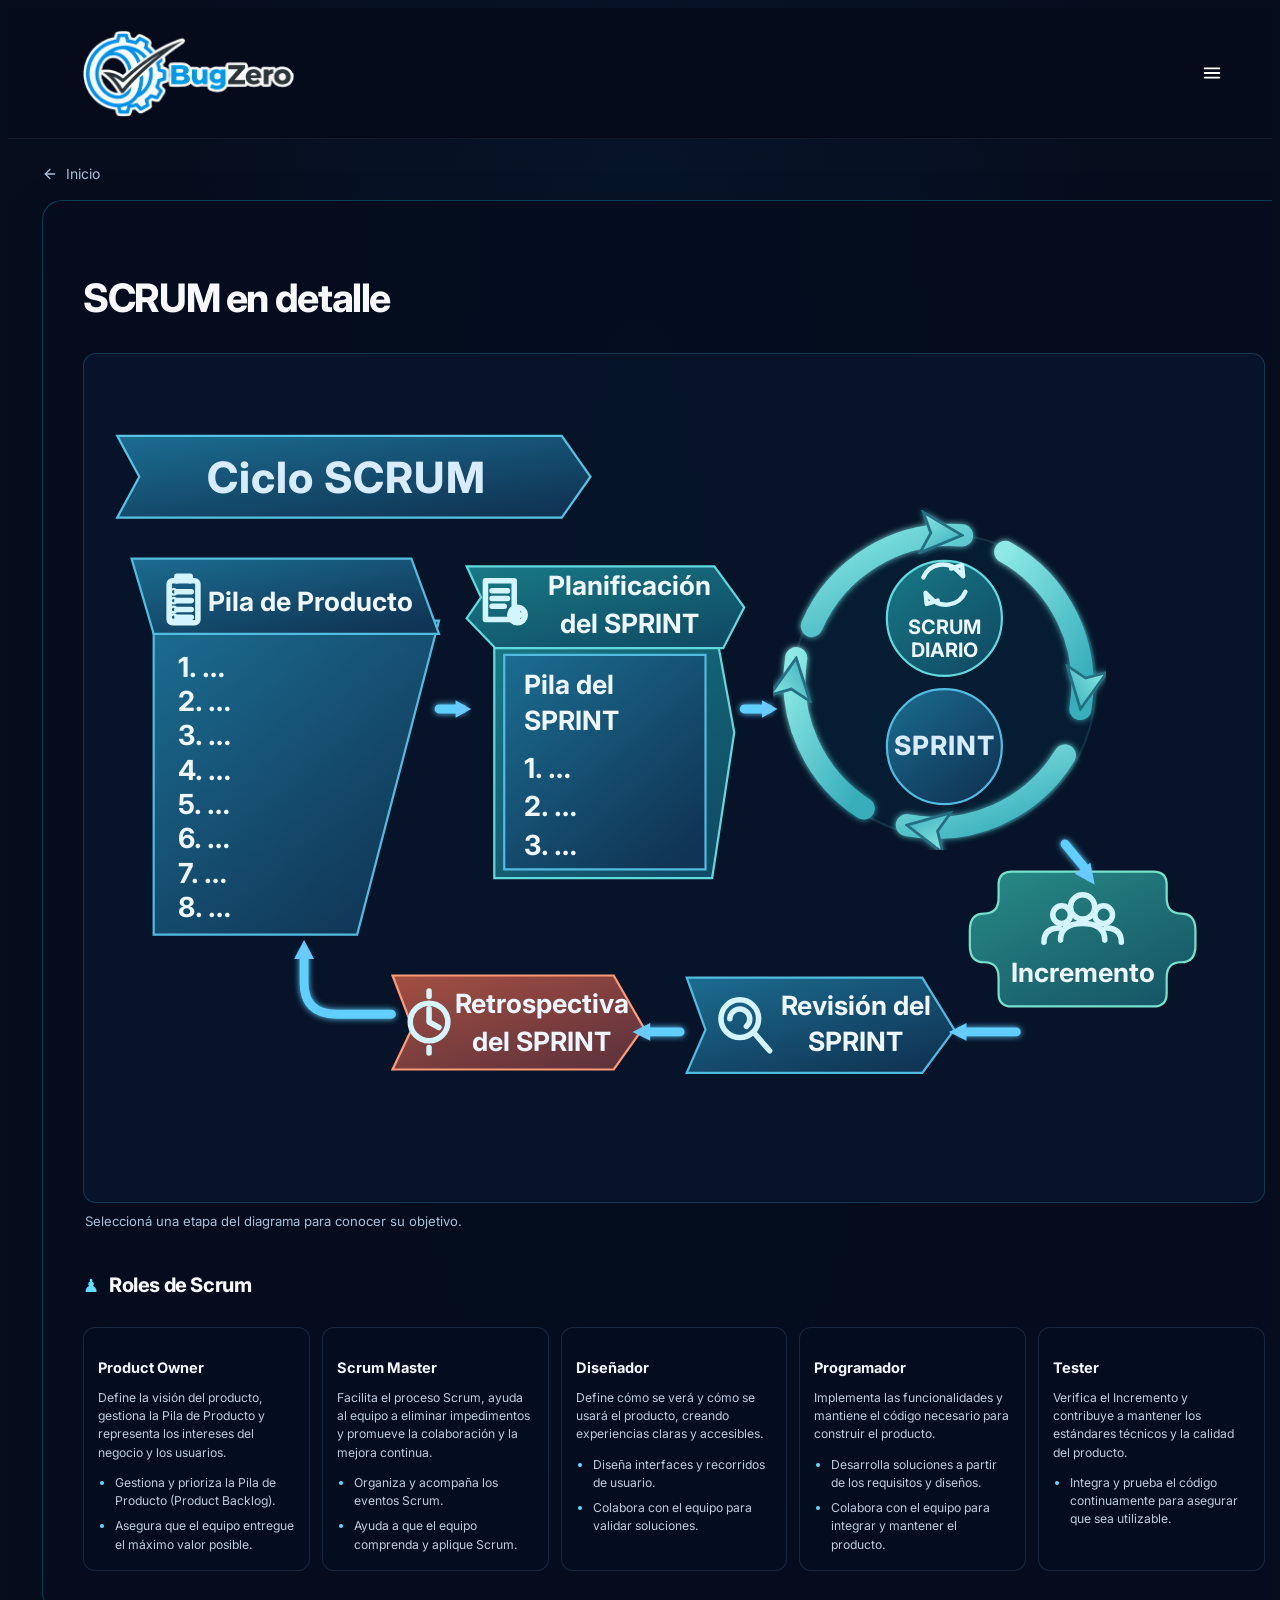
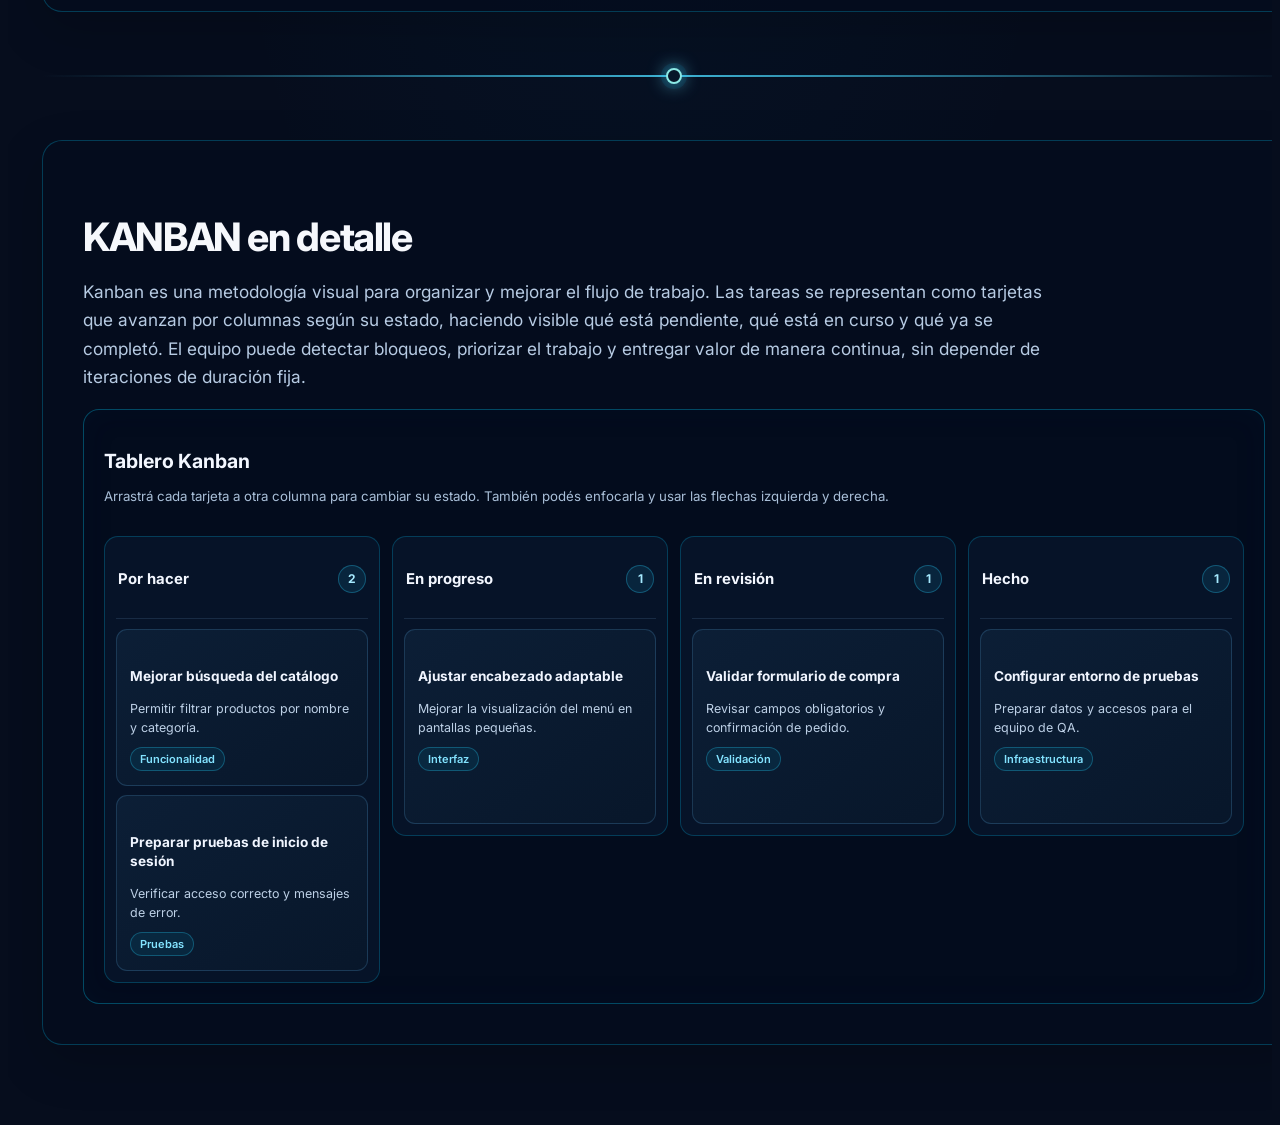
<file: scrumKanban.html>
<!DOCTYPE html>
<html lang="es">
<head>
  <meta charset="UTF-8">
  <meta name="viewport" content="width=device-width, initial-scale=1.0">
  <meta name="description" content="Conocé Scrum y practicá el flujo de trabajo de Kanban en un tablero interactivo.">
  <title>Scrum y Kanban | BugZero</title>
  <link rel="preconnect" href="https://fonts.googleapis.com">
  <link rel="preconnect" href="https://fonts.gstatic.com" crossorigin>
  <link href="https://fonts.googleapis.com/css2?family=Inter:wght@400;500;600;700;800&display=swap" rel="stylesheet">
  <link rel="stylesheet" href="menu.css">
  <link rel="stylesheet" href="scrumKanban.css">
</head>
<body>
  <header class="navbar">
    <a href="index.html#inicio" class="brand" aria-label="BugZero, ir al inicio">
      <img class="brand-logo" src="img/Logotipo%20BugZero%20con%20borde%20blanco%20%282%29.png" alt="Logo de BugZero">
    </a>
    <button class="menu-toggle" id="menuToggle" type="button" aria-label="Abrir menú" aria-expanded="false" aria-controls="sideMenu">
      <svg viewBox="0 0 24 24" fill="none" stroke="currentColor" stroke-width="2" stroke-linecap="round" aria-hidden="true"><line x1="4" y1="7" x2="20" y2="7"/><line x1="4" y1="12" x2="20" y2="12"/><line x1="4" y1="17" x2="20" y2="17"/></svg>
    </button>
  </header>

  <div class="overlay" id="overlay" aria-hidden="true"></div>
  <aside class="side-menu" id="sideMenu" aria-label="Menú principal" aria-hidden="true">
    <div class="side-menu-header">
      <a href="index.html#inicio" class="brand" aria-label="BugZero, ir al inicio">
        <img class="brand-logo" src="img/Logotipo%20BugZero%20con%20borde%20blanco%20%282%29.png" alt="Logo de BugZero">
      </a>
      <button class="side-menu-close" id="menuClose" type="button" aria-label="Cerrar menú">
        <svg viewBox="0 0 24 24" fill="none" stroke="currentColor" stroke-width="2" stroke-linecap="round" aria-hidden="true"><line x1="18" y1="6" x2="6" y2="18"/><line x1="6" y1="6" x2="18" y2="18"/></svg>
      </button>
    </div>
    <nav aria-label="Secciones del sitio">
      <a href="index.html#inicio" class="side-link"><span class="left"><svg viewBox="0 0 24 24" fill="none" stroke="currentColor" stroke-width="1.8" aria-hidden="true"><path d="M3 11l9-8 9 8"/><path d="M5 10v10h14V10"/></svg>Inicio</span></a>
      <div class="side-nav-group" id="qualityNav">
        <button class="side-link submenu-trigger" id="qualityToggle" type="button" aria-expanded="false" aria-controls="qualitySubmenu">
          <span class="left"><svg viewBox="0 0 24 24" fill="none" stroke="currentColor" stroke-width="1.8" aria-hidden="true"><path d="M12 2l8 4v6c0 5-3.5 8.5-8 10-4.5-1.5-8-5-8-10V6l8-4z"/></svg>Calidad</span>
          <svg viewBox="0 0 24 24" fill="none" stroke="currentColor" stroke-width="2" aria-hidden="true"><polyline points="9 6 15 12 9 18"/></svg>
        </button>
        <div class="side-submenu" id="qualitySubmenu" hidden>
          <a class="side-sub-link" href="calidad.html#fundamentos">Fundamentos de Calidad</a>
          <a class="side-sub-link" href="calidad.html#pruebas">Técnicas de Aseguramiento de la Calidad</a>
          <a class="side-sub-link" href="calidad.html#herramientas-calidad">Herramientas de Calidad</a>
        </div>
      </div>
      <div class="side-nav-group" id="developmentNav">
        <button class="side-link submenu-trigger" id="developmentToggle" type="button" aria-expanded="false" aria-controls="developmentSubmenu">
          <span class="left"><svg viewBox="0 0 24 24" fill="none" stroke="currentColor" stroke-width="1.8" aria-hidden="true"><polyline points="8 6 2 12 8 18"/><polyline points="16 6 22 12 16 18"/></svg>Desarrollo</span>
          <svg viewBox="0 0 24 24" fill="none" stroke="currentColor" stroke-width="2" aria-hidden="true"><polyline points="9 6 15 12 9 18"/></svg>
        </button>
        <div class="side-submenu" id="developmentSubmenu" hidden>
          <a class="side-sub-link" href="metodologia.html#ciclo-vida">Ciclo de vida</a>
          <a class="side-sub-link" href="metodologia.html#tradicionales">Metodologías tradicionales</a>
          <a class="side-sub-link" href="metodologia.html#agiles">Metodologías ágiles</a>
          <a class="side-sub-link" href="#scrum" aria-current="page">Scrum y Kanban</a>
        </div>
      </div>
      <div class="side-nav-group">
        <button class="side-link submenu-trigger" id="methodsToggle" type="button" aria-expanded="false" aria-controls="methodsSubmenu">
          <span class="left"><svg viewBox="0 0 24 24" fill="none" stroke="currentColor" stroke-width="1.8" aria-hidden="true"><circle cx="8" cy="8" r="3"/><circle cx="17" cy="8" r="3"/><path d="M2 20c0-3.3 2.7-6 6-6s6 2.7 6 6M11 20c0-2.5 2-4.5 4.5-4.5s4.5 2 4.5 4.5"/></svg>Metodologías en Detalle</span>
          <svg viewBox="0 0 24 24" fill="none" stroke="currentColor" stroke-width="2" aria-hidden="true"><polyline points="9 6 15 12 9 18"/></svg>
        </button>
        <div class="side-submenu" id="methodsSubmenu" hidden>
          <a class="side-sub-link" href="#scrum">Scrum en detalle</a>
          <a class="side-sub-link" href="#kanban">Kanban en detalle</a>
        </div>
      </div>
      <div class="side-nav-group">
  <button class="side-link submenu-trigger" id="resourceToggle" type="button" aria-expanded="false" aria-controls="resourceSubmenu">
    <span class="left"><svg viewBox="0 0 24 24" fill="none" stroke="currentColor" stroke-width="1.8" aria-hidden="true"><path d="M4 4.5A2.5 2.5 0 0 1 6.5 2H20v18H6.5A2.5 2.5 0 0 1 4 17.5v-13z"/><path d="M20 17H6.5A2.5 2.5 0 0 0 4 19.5"/></svg>Recursos y ejercicios</span>
    <svg viewBox="0 0 24 24" fill="none" stroke="currentColor" stroke-width="2" aria-hidden="true"><polyline points="9 6 15 12 9 18"/></svg>
  </button>
  <div class="side-submenu" id="resourceSubmenu" hidden>
    <a class="side-sub-link" href="recursos.html#glosario">Glosario</a>
    <a class="side-sub-link" href="recursos.html#preguntas-frecuentes">Preguntas frecuentes</a>
    <a class="side-sub-link" href="recursos.html#enlaces-de-interes">Enlaces de interés</a>
    <a class="side-sub-link" href="recursos.html#ejercicio">Ejercicio práctico</a>
  </div>
</div>
      <div class="side-nav-group">
        <button class="side-link submenu-trigger" id="interactiveToggle" type="button" aria-expanded="false" aria-controls="interactiveSubmenu">
          <span class="left"><svg viewBox="0 0 24 24" fill="none" stroke="currentColor" stroke-width="1.8" aria-hidden="true"><path d="M4 7h10M18 7h2M4 17h2M10 17h10"/><circle cx="16" cy="7" r="2"/><circle cx="8" cy="17" r="2"/></svg>Herramientas Interactivas</span>
          <svg viewBox="0 0 24 24" fill="none" stroke="currentColor" stroke-width="2" aria-hidden="true"><polyline points="9 6 15 12 9 18"/></svg>
        </button>
        <div class="side-submenu" id="interactiveSubmenu" hidden>
          <a class="side-sub-link" href="comparadorMetodologia.html#comparador">Comparador de Metodologías</a>
          <a class="side-sub-link" href="comparadorMetodologia.html#encuesta">Encuesta de Preferencias Metodológicas</a>
        </div>
      </div>
      <a href="nosotros.html" class="side-link"><span class="left"><svg viewBox="0 0 24 24" fill="none" stroke="currentColor" stroke-width="1.8" aria-hidden="true"><circle cx="9" cy="8" r="3.2"/><path d="M2.5 20c0-3.5 2.9-6.3 6.5-6.3S15.5 16.5 15.5 20"/><circle cx="17.5" cy="9" r="2.6"/><path d="M14.7 13.8c2.6.3 4.7 2.6 4.8 5.5"/></svg>Nosotros</span></a>
      <a href="contacto.html" class="side-link"><span class="left"><svg viewBox="0 0 24 24" fill="none" stroke="currentColor" stroke-width="1.8" aria-hidden="true"><rect x="2.5" y="4.5" width="19" height="15" rx="2"/><path d="M3 6l9 7 9-7"/></svg>Contacto</span></a>
    </nav>
  </aside>

  <main class="method-pair-main">
    <a href="index.html#inicio" class="page-back-link">
      <svg viewBox="0 0 24 24" fill="none" stroke="currentColor" stroke-width="2" stroke-linecap="round" stroke-linejoin="round" aria-hidden="true"><path d="M19 12H5"/><path d="m12 19-7-7 7-7"/></svg>
      Inicio
    </a>

    <section class="method-panel scrum-panel" id="scrum" aria-labelledby="scrum-title">
      <h1 id="scrum-title">SCRUM en detalle</h1>
      <div class="scrum-diagram-scroll" role="group" aria-label="Diagrama interactivo del ciclo Scrum. Seleccioná una etapa para conocer su objetivo.">
        <svg class="scrum-diagram" viewBox="0 0 1067 767" role="img" aria-labelledby="scrum-diagram-title scrum-diagram-desc" xmlns="http://www.w3.org/2000/svg">
          <title id="scrum-diagram-title">Ciclo Scrum</title>
          <desc id="scrum-diagram-desc">En la Planificación del Sprint, el Scrum Team selecciona trabajo de la Pila de Producto y crea la Pila del Sprint. Durante el Sprint, Developers se sincronizan diariamente. El Incremento se inspecciona en la Revisión y el Scrum Team identifica mejoras en la Retrospectiva.</desc>
          <defs>
            <linearGradient id="blue-panel" x2=".8" y2="1">
              <stop stop-color="#1b6d91"/>
              <stop offset="1" stop-color="#103454"/>
            </linearGradient>
            <linearGradient id="teal-panel" x2=".8" y2="1">
              <stop stop-color="#187a85"/>
              <stop offset="1" stop-color="#104c65"/>
            </linearGradient>
            <linearGradient id="orange-panel" x2=".8" y2="1">
              <stop stop-color="#a44f42"/>
              <stop offset="1" stop-color="#60333c"/>
            </linearGradient>
            <linearGradient id="green-panel" x2=".8" y2="1">
              <stop stop-color="#278b85"/>
              <stop offset="1" stop-color="#175767"/>
            </linearGradient>
            <linearGradient id="orbit-gradient" x2=".8" y2="1">
              <stop stop-color="#8ce9e5"/>
              <stop offset="1" stop-color="#38aebb"/>
            </linearGradient>
            <marker id="orbit-arrowhead" viewBox="0 0 24 24" markerWidth="40" markerHeight="40" refX="23" refY="12" orient="auto" markerUnits="userSpaceOnUse">
              <path d="M1 1L23 12L1 23L6 12Z" fill="url(#orbit-gradient)" stroke="#276e82" stroke-width="1.5"/>
            </marker>
            <filter id="phase-glow" x="-35%" y="-35%" width="170%" height="170%">
              <feGaussianBlur stdDeviation="5" result="blur"/>
              <feFlood flood-color="#00d9f5" flood-opacity=".5"/>
              <feComposite in2="blur" operator="in"/>
              <feMerge><feMergeNode/><feMergeNode in="SourceGraphic"/></feMerge>
            </filter>
            <filter id="arrow-glow" x="-30%" y="-30%" width="160%" height="160%">
              <feGaussianBlur stdDeviation="3" result="blur"/>
              <feMerge><feMergeNode in="blur"/><feMergeNode in="SourceGraphic"/></feMerge>
            </filter>
          </defs>
          <path d="M30 74H432L458 111L432 148H30L50 111Z" fill="url(#blue-panel)" stroke="#57c3e3" stroke-width="2" aria-hidden="true"/>
          <text x="237" y="126" class="diagram-copy diagram-title" aria-hidden="true">Ciclo SCRUM</text>

          <g class="diagram-phase phase-blue" data-phase="backlog" role="button" tabindex="0" aria-label="Pila de Producto">
            <path class="phase-shape" d="M63 241H321L247 525H63Z"/>
            <path class="phase-shape" d="M43 185H296L321 253H63Z"/>
            <g class="diagram-icon" transform="translate(73 200)" aria-hidden="true">
              <rect x="4" y="5" width="26" height="38" rx="3"/>
              <path d="M11 5V1H23V5M11 15H24M11 23H24M11 31H24M11 38H24"/>
              <circle cx="8" cy="15" r="1"/><circle cx="8" cy="23" r="1"/><circle cx="8" cy="31" r="1"/><circle cx="8" cy="38" r="1"/>
            </g>
            <text x="205" y="232" class="diagram-copy diagram-label">Pila de Producto</text>
            <g class="diagram-copy diagram-label diagram-list">
              <text x="85" y="292">1. …</text><text x="85" y="323">2. …</text>
              <text x="85" y="354">3. …</text><text x="85" y="385">4. …</text>
              <text x="85" y="416">5. …</text><text x="85" y="447">6. …</text>
              <text x="85" y="478">7. …</text><text x="85" y="509">8. …</text>
            </g>
          </g>

          <g class="diagram-phase phase-teal" data-phase="planning" role="button" tabindex="0" aria-label="Planificación del Sprint">
            <path class="phase-shape" d="M371 244H570L588 342L568 474H371Z" pointer-events="none"/>
            <path class="phase-hitbox" d="M371 244H570L588 342L568 474H371Z M390 277H553V451H390Z"/>
            <path class="phase-shape" d="M346 192H570L597 229L578 266H372L346 239L359 220Z"/>
            <g class="diagram-icon" transform="translate(360 202)" aria-hidden="true">
              <path d="M3 3H29V38H3Z M9 12H23M9 19H23M9 26H20"/>
              <circle cx="32" cy="34" r="7"/><path d="M32 29V39M27 34H37"/>
            </g>
            <text x="493" y="218" class="diagram-copy diagram-label">Planificación</text>
            <text x="493" y="252" class="diagram-copy diagram-label">del SPRINT</text>
          </g>

          <g class="diagram-phase phase-blue" data-phase="sprint-backlog" role="button" tabindex="0" aria-label="Pila del Sprint">
            <path class="phase-shape" d="M380 272H562V466H380Z"/>
            <text x="398" y="307" class="diagram-copy diagram-label diagram-list-item">Pila del</text>
            <text x="398" y="340" class="diagram-copy diagram-label diagram-list-item">SPRINT</text>
            <g class="diagram-copy diagram-label diagram-list">
              <text x="398" y="383">1. …</text><text x="398" y="418">2. …</text><text x="398" y="453">3. …</text>
            </g>
          </g>

          <g aria-hidden="true">
            <circle cx="778" cy="300" r="137" fill="#0b3850" fill-opacity=".26" stroke="#6bced3" stroke-opacity=".14" stroke-width="2"/>
            <path class="orbit-arrow" marker-end="url(#orbit-arrowhead)" d="M658 246A137 137 0 0 1 794 164"/>
            <path class="orbit-arrow" marker-end="url(#orbit-arrowhead)" d="M833 179A137 137 0 0 1 901 321"/>
            <path class="orbit-arrow" marker-end="url(#orbit-arrowhead)" d="M887 363A137 137 0 0 1 744 426"/>
            <path class="orbit-arrow" marker-end="url(#orbit-arrowhead)" d="M705 411A137 137 0 0 1 644 275"/>
          </g>

          <g class="diagram-phase phase-blue phase-circle" data-phase="sprint" role="button" tabindex="0" aria-label="Sprint">
            <circle class="phase-shape" cx="778" cy="355" r="52"/>
            <text x="778" y="363" class="diagram-copy diagram-title sprint-label">SPRINT</text>
          </g>
          <g class="diagram-phase phase-teal phase-circle" data-phase="daily" role="button" tabindex="0" aria-label="Scrum Diario">
            <circle class="phase-shape" cx="778" cy="239" r="52"/>
            <path d="M759 202a19 19 0 0 1 32-5l4 4M795 201l-1-10-10 3M797 215a19 19 0 0 1-32 5l-4-4M761 216l1 10 10-3" fill="none" stroke="#d7f6ff" stroke-width="4" stroke-linecap="round" stroke-linejoin="round" aria-hidden="true"/>
            <text x="778" y="253" class="diagram-copy diagram-label daily-label">SCRUM</text>
            <text x="778" y="274" class="diagram-copy diagram-label daily-label">DIARIO</text>
          </g>

          <g class="diagram-phase phase-green" data-phase="increment" role="button" tabindex="0" aria-label="Incremento">
            <path class="phase-shape" d="M839 468H967Q979 468 979 480V492Q979 506 992 506Q1005 506 1005 521V535Q1005 550 992 550Q979 550 979 564V578Q979 590 967 590H839Q827 590 827 578V564Q827 550 814 550Q801 550 801 535V521Q801 506 814 506Q827 506 827 492V480Q827 468 839 468Z"/>
            <g class="diagram-icon" aria-hidden="true">
              <circle cx="903" cy="500" r="11"/><circle cx="884" cy="507" r="8"/><circle cx="922" cy="507" r="8"/>
              <path d="M883 530Q883 515 903 515Q923 515 923 530M868 532Q868 519 882 519M938 532Q938 519 924 519"/>
            </g>
            <text x="903" y="568" class="diagram-copy diagram-label">Incremento</text>
          </g>

          <g class="diagram-phase phase-blue" data-phase="review" role="button" tabindex="0" aria-label="Revisión del Sprint">
            <path class="phase-shape" d="M545 564H758L787 611L758 650H545L562 611Z"/>
            <circle class="diagram-icon" cx="593" cy="601" r="17" aria-hidden="true"/>
            <path class="diagram-icon" d="M606 614L620 630M584 601a9 9 0 1 1 15 7" aria-hidden="true"/>
            <text x="698" y="598" class="diagram-copy diagram-label">Revisión del</text>
            <text x="698" y="630" class="diagram-copy diagram-label">SPRINT</text>
          </g>

          <g class="diagram-phase phase-orange" data-phase="retro" role="button" tabindex="0" aria-label="Retrospectiva del Sprint">
            <path class="phase-shape" d="M279 562H479L506 609L479 647H279L297 609Z"/>
            <circle class="diagram-icon" cx="312" cy="604" r="17" aria-hidden="true"/>
            <path class="diagram-icon" d="M312 592V604L321 609M312 581V576M312 632V627" aria-hidden="true"/>
            <text x="414" y="596" class="diagram-copy diagram-label">Retrospectiva</text>
            <text x="414" y="630" class="diagram-copy diagram-label">del SPRINT</text>
          </g>

          <g class="diagram-flow-group" aria-hidden="true">
            <path class="diagram-flow" d="M321 321H342M597 321H619M887 443L906 466M843 613H794M539 613H508M278 597H228Q199 597 199 568V543"/>
            <path d="M350 321L336 313V329Z M627 321L613 313V329Z M914 480L910 460L896 470Z M782 613L798 605V621Z M496 613L512 605V621Z M199 530L190 547H208Z" fill="#69caff"/>
          </g>
        </svg>
      </div>
      <p class="scrum-diagram-caption">Seleccioná una etapa del diagrama para conocer su objetivo.</p>

      <dialog class="scrum-event-dialog" id="scrumEventDialog" aria-labelledby="scrumEventTitle" aria-describedby="scrumEventObjective">
        <div class="scrum-event-header">
          <p class="scrum-type-badge" id="scrumEventType">Evento de Scrum</p>
          <button class="scrum-event-close" type="button" aria-label="Cerrar explicación">×</button>
        </div>
        <h2 id="scrumEventTitle">Sprint</h2>
        <div class="scrum-event-arrow" aria-hidden="true">⌄</div>
        <div class="scrum-event-content"><p id="scrumEventObjective"></p></div>
      </dialog>

      <div class="roles-heading">
        <span aria-hidden="true">♟</span>
        <h2>Roles de Scrum</h2>
      </div>
      <div class="roles-grid">
        <article class="role-card">
          <h3>Product Owner</h3>
          <p>Define la visión del producto, gestiona la Pila de Producto y representa los intereses del negocio y los usuarios.</p>
          <ul>
            <li>Gestiona y prioriza la Pila de Producto (Product Backlog).</li>
            <li>Asegura que el equipo entregue el máximo valor posible.</li>
          </ul>
        </article>
        <article class="role-card">
          <h3>Scrum Master</h3>
          <p>Facilita el proceso Scrum, ayuda al equipo a eliminar impedimentos y promueve la colaboración y la mejora continua.</p>
          <ul>
            <li>Organiza y acompaña los eventos Scrum.</li>
            <li>Ayuda a que el equipo comprenda y aplique Scrum.</li>
          </ul>
        </article>
        <article class="role-card">
          <h3>Diseñador</h3>
          <p>Define cómo se verá y cómo se usará el producto, creando experiencias claras y accesibles.</p>
          <ul>
            <li>Diseña interfaces y recorridos de usuario.</li>
            <li>Colabora con el equipo para validar soluciones.</li>
          </ul>
        </article>
        <article class="role-card">
          <h3>Programador</h3>
          <p>Implementa las funcionalidades y mantiene el código necesario para construir el producto.</p>
          <ul>
            <li>Desarrolla soluciones a partir de los requisitos y diseños.</li>
            <li>Colabora con el equipo para integrar y mantener el producto.</li>
          </ul>
        </article>
        <article class="role-card">
          <h3>Tester</h3>
          <p>Verifica el Incremento y contribuye a mantener los estándares técnicos y la calidad del producto.</p>
          <ul>
            <li>Integra y prueba el código continuamente para asegurar que sea utilizable.</li>
          </ul>
        </article>
      </div>
    </section>

    <div class="method-separator" role="separator" aria-label="Separador entre Scrum y Kanban">
      <span></span>
      <span></span>
    </div>

    <section class="method-panel kanban-panel" id="kanban" aria-labelledby="kanban-title">
      <h2 id="kanban-title">KANBAN en detalle</h2>
      <p class="kanban-intro">Kanban es una metodología visual para organizar y mejorar el flujo de trabajo. Las tareas se representan como tarjetas que avanzan por columnas según su estado, haciendo visible qué está pendiente, qué está en curso y qué ya se completó. El equipo puede detectar bloqueos, priorizar el trabajo y entregar valor de manera continua, sin depender de iteraciones de duración fija.</p>

      <div class="kanban-board-frame">
        <div class="board-heading">
          <div>
            <h3>Tablero Kanban</h3>
            <p>Arrastrá cada tarjeta a otra columna para cambiar su estado. También podés enfocarla y usar las flechas izquierda y derecha.</p>
          </div>
        </div>
        <div class="kanban-board" id="kanbanBoard" aria-label="Tablero Kanban interactivo">
          <section class="kanban-column" data-status="todo" aria-labelledby="todo-title">
            <header class="column-header">
              <h4 id="todo-title">Por hacer</h4>
              <span class="task-count" aria-label="Cantidad de tareas">2</span>
            </header>
            <div class="column-tasks">
              <article class="task-card" id="task-search" tabindex="0" draggable="true" data-task="search" aria-label="Mejorar búsqueda del catálogo. Por hacer. Usa las flechas izquierda y derecha para cambiar de columna.">
                <h5>Mejorar búsqueda del catálogo</h5>
                <p>Permitir filtrar productos por nombre y categoría.</p>
                <span class="task-tag">Funcionalidad</span>
              </article>
              <article class="task-card" id="task-login" tabindex="0" draggable="true" data-task="login" aria-label="Preparar pruebas de inicio de sesión. Por hacer. Usa las flechas izquierda y derecha para cambiar de columna.">
                <h5>Preparar pruebas de inicio de sesión</h5>
                <p>Verificar acceso correcto y mensajes de error.</p>
                <span class="task-tag">Pruebas</span>
              </article>
            </div>
          </section>
          <section class="kanban-column" data-status="progress" aria-labelledby="progress-title">
            <header class="column-header">
              <h4 id="progress-title">En progreso</h4>
              <span class="task-count" aria-label="Cantidad de tareas">1</span>
            </header>
            <div class="column-tasks">
              <article class="task-card" id="task-header" tabindex="0" draggable="true" data-task="header" aria-label="Ajustar encabezado adaptable. En progreso. Usa las flechas izquierda y derecha para cambiar de columna.">
                <h5>Ajustar encabezado adaptable</h5>
                <p>Mejorar la visualización del menú en pantallas pequeñas.</p>
                <span class="task-tag">Interfaz</span>
              </article>
            </div>
          </section>
          <section class="kanban-column" data-status="review" aria-labelledby="review-title">
            <header class="column-header">
              <h4 id="review-title">En revisión</h4>
              <span class="task-count" aria-label="Cantidad de tareas">1</span>
            </header>
            <div class="column-tasks">
              <article class="task-card" id="task-checkout" tabindex="0" draggable="true" data-task="checkout" aria-label="Validar formulario de compra. En revisión. Usa las flechas izquierda y derecha para cambiar de columna.">
                <h5>Validar formulario de compra</h5>
                <p>Revisar campos obligatorios y confirmación de pedido.</p>
                <span class="task-tag">Validación</span>
              </article>
            </div>
          </section>
          <section class="kanban-column" data-status="done" aria-labelledby="done-title">
            <header class="column-header">
              <h4 id="done-title">Hecho</h4>
              <span class="task-count" aria-label="Cantidad de tareas">1</span>
            </header>
            <div class="column-tasks">
              <article class="task-card" id="task-testing" tabindex="0" draggable="true" data-task="testing" aria-label="Configurar entorno de pruebas. Hecho. Usa las flechas izquierda y derecha para cambiar de columna.">
                <h5>Configurar entorno de pruebas</h5>
                <p>Preparar datos y accesos para el equipo de QA.</p>
                <span class="task-tag">Infraestructura</span>
              </article>
            </div>
          </section>
        </div>
      </div>
    </section>
  </main>

  <script src="script.js"></script>
  <script src="scrumKanban.js"></script>
</body>
</html>
</file>
<file: style.css>
:root{
    --navy-950:#050b1a;
    --navy-900:#081025;
    --navy-800:#0c1832;
    --navy-700:#10203f;
    --blue-500:#2f8cff;
    --blue-400:#4fa3ff;
    --blue-300:#7ec1ff;
    --ink-100:#eef3fb;
    --ink-300:#b9c6dc;
    --ink-500:#7d8ba6;
    --card-quality-bg:#eaf3fb;
    --card-quality-icon:#2f8cff;
    --card-dev-bg:#e8f8f0;
    --card-dev-icon:#1fae6b;
    --card-method-bg:#f1ecfc;
    --card-method-icon:#7c3aed;
    --card-res-bg:#fdf1e6;
    --card-res-icon:#e8792a;
    --radius-lg:16px;
    --radius-md:10px;
    --font-body:"Inter", -apple-system, BlinkMacSystemFont, "Segoe UI", sans-serif;
  }

  *{box-sizing:border-box;}
  html{scroll-behavior:smooth;}
  body{
    margin:0;
    font-family:var(--font-body);
    background:#f4f7fb;
    color:var(--navy-900);
    -webkit-font-smoothing:antialiased;
  }
  a{text-decoration:none;color:inherit;}
  button{font-family:inherit;cursor:pointer;}
  ul{list-style:none;margin:0;padding:0;}

  /* ---------- NAVBAR ---------- */
  .navbar{
    position:sticky;top:0;z-index:40;
    display:flex;align-items:center;justify-content:space-between;
    padding:18px 40px;
    background:var(--navy-950);
    border-bottom:1px solid rgba(255,255,255,.06);
  }
  .brand{display:flex;align-items:center;color:#fff;}
  .brand-logo{
    display:block;
    width:280px;
    height:94px;
    flex:0 0 auto;
    object-fit:contain;
    object-position:center;
  }
  .side-menu .brand-logo{width:190px;height:64px;}
  .menu-toggle{
    background:none;border:none;color:#fff;
    width:40px;height:40px;border-radius:8px;
    display:flex;align-items:center;justify-content:center;
    transition:background .15s ease;
  }
  .menu-toggle:hover{background:rgba(255,255,255,.08);}
  .menu-toggle svg{width:22px;height:22px;}

  /* ---------- HERO ---------- */
  .hero{
    position:relative;
    background:
      radial-gradient(ellipse at 75% 15%, rgba(47,140,255,.18), transparent 55%),
      linear-gradient(160deg, var(--navy-950) 0%, var(--navy-900) 55%, var(--navy-800) 100%);
    padding:72px 40px 90px;
    overflow:hidden;
  }
  .hero-inner{
    max-width:1240px;margin:0 auto;
    display:grid;grid-template-columns:1fr 1fr;gap:40px;align-items:center;
  }
  .eyebrow{
    color:var(--blue-400);
    font-size:.8rem;
    font-weight:600;
    letter-spacing:.04em;
    margin-bottom:18px;
  }
  .hero h1{
    font-size:3.1rem;
    line-height:1.12;
    font-weight:800;
    color:#fff;
    margin:0 0 22px;
  }
  .hero h1 .zero{color:var(--blue-400);}
  .hero p{
    color:var(--ink-300);
    font-size:1.05rem;
    line-height:1.6;
    max-width:520px;
    margin:0 0 34px;
  }
  .hero-actions{display:flex;gap:16px;flex-wrap:wrap;}
  .btn{
    display:inline-flex;align-items:center;gap:10px;
    padding:14px 26px;border-radius:10px;
    font-weight:600;font-size:.95rem;
    border:none;transition:transform .15s ease, box-shadow .15s ease, background .15s ease;
  }
  .btn:active{transform:translateY(1px);}
  .btn-primary{
    background:linear-gradient(135deg, var(--blue-400), var(--blue-500));
    color:#fff;
    box-shadow:0 8px 24px rgba(47,140,255,.35);
  }
  .btn-primary:hover{box-shadow:0 10px 30px rgba(47,140,255,.5);}
  .btn-outline{
    background:transparent;
    color:#fff;
    border:1px solid rgba(255,255,255,.25);
  }
  .btn-outline:hover{background:rgba(255,255,255,.06);border-color:rgba(255,255,255,.4);}

  /* ---------- ILLUSTRATION ---------- */
  .hero-art{position:relative;display:flex;justify-content:center;align-items:center;min-height:380px;}
  .hero-art svg{width:100%;max-width:560px;height:auto;overflow:visible;}

  /* ---------- SIDE MENU ---------- */
  .side-menu{
    position:fixed;top:0;right:0;height:100%;width:320px;
    background:var(--navy-950);
    border-left:1px solid rgba(255,255,255,.08);
    z-index:100;
    transform:translateX(100%);
    transition:transform .35s cubic-bezier(.4,0,.2,1);
    display:flex;flex-direction:column;
    padding:20px 20px 28px;
  }
  .side-menu.open{transform:translateX(0);}
  .side-menu-header{
    display:flex;align-items:center;justify-content:space-between;
    padding:6px 6px 22px;
    border-bottom:1px solid rgba(255,255,255,.08);
    margin-bottom:12px;
  }
  .side-menu-close{
    background:none;border:none;color:#fff;
    width:34px;height:34px;border-radius:8px;
    display:flex;align-items:center;justify-content:center;
  }
  .side-menu-close:hover{background:rgba(255,255,255,.08);}
  .side-menu nav{display:flex;flex-direction:column;gap:4px;}
  .side-nav-group{display:flex;flex-direction:column;}
  .side-link{
    display:flex;align-items:center;justify-content:space-between;gap:12px;
    padding:13px 14px;border-radius:10px;
    color:var(--ink-100);font-weight:600;font-size:.98rem;
    transition:background .15s ease;
  }
  .side-link .left{display:flex;align-items:center;gap:12px;}
  .side-link svg{width:19px;height:19px;flex-shrink:0;color:var(--blue-400);}
  .side-link:hover{background:rgba(255,255,255,.06);}
  .side-link.active{background:var(--blue-500);color:#fff;}
  .side-link.active svg{color:#fff;}
  .side-link.submenu-trigger{
    width:100%;border:0;background:transparent;font:inherit;text-align:left;cursor:pointer;
  }
  .side-link.submenu-trigger > svg:last-child{transition:transform .2s ease;}
  .side-link.submenu-trigger[aria-expanded="true"] > svg:last-child{transform:rotate(90deg);}
  .side-submenu{display:flex;flex-direction:column;gap:4px;padding:4px 0 8px 28px;}
  .side-submenu[hidden]{display:none;}
  .side-sub-link{
    display:block;padding:9px 12px;border-left:1px solid rgba(79,163,255,.35);
    border-radius:0 8px 8px 0;color:var(--ink-300);font-size:.92rem;
    transition:background .15s ease,color .15s ease;
  }
  .side-sub-link:hover,.side-sub-link:focus-visible{background:rgba(255,255,255,.06);color:#fff;}
  .overlay{
    position:fixed;inset:0;background:rgba(3,7,18,.5);
    z-index:90;opacity:0;pointer-events:none;transition:opacity .3s ease;
  }
  .overlay.show{opacity:1;pointer-events:auto;}

  /* ---------- SECTIONS ---------- */
  .section-label{
    max-width:1240px;margin:0 auto;padding:0 40px;
    display:flex;align-items:center;gap:12px;
    margin-top:56px;margin-bottom:26px;
  }
  .section-label .bar{width:26px;height:3px;background:var(--blue-500);border-radius:2px;}
  .section-label span{
    font-size:.8rem;font-weight:700;letter-spacing:.03em;color:var(--navy-700);
  }

  .cards-grid{
    max-width:1240px;margin:0 auto;padding:0 40px 20px;
    display:grid;grid-template-columns:repeat(3,1fr);gap:22px;
  }
  .card{
    border-radius:var(--radius-lg);
    padding:28px 24px;
    background:#fff;
    border:1px solid rgba(10,20,40,.06);
    transition:transform .18s ease, box-shadow .18s ease;
  }
  .card:hover{transform:translateY(-4px);box-shadow:0 16px 32px rgba(10,20,40,.08);}
  .card-icon{
    width:46px;height:46px;border-radius:12px;
    display:flex;align-items:center;justify-content:center;
    margin-bottom:18px;
  }
  .card-icon svg{width:22px;height:22px;}
  .card h3{margin:0 0 10px;font-size:1.12rem;font-weight:700;color:var(--navy-950);}
  .card p{margin:0 0 20px;color:var(--ink-500);font-size:.92rem;line-height:1.55;}
  .card-link{
    display:inline-flex;align-items:center;gap:6px;
    font-weight:700;font-size:.88rem;
  }
  .card-link svg{width:15px;height:15px;transition:transform .15s ease;}
  .card:hover .card-link svg{transform:translateX(3px);}

  .card.quality .card-icon{background:var(--card-quality-bg);color:var(--card-quality-icon);}
  .card.quality .card-link{color:var(--card-quality-icon);}
  .card.dev .card-icon{background:var(--card-dev-bg);color:var(--card-dev-icon);}
  .card.dev .card-link{color:var(--card-dev-icon);}
  .card.method .card-icon{background:var(--card-method-bg);color:var(--card-method-icon);}
  .card.method .card-link{color:var(--card-method-icon);}
  .card.res .card-icon{background:var(--card-res-bg);color:var(--card-res-icon);}
  .card.res .card-link{color:var(--card-res-icon);}
  .card.tools .card-icon{background:var(--card-quality-bg);color:var(--card-quality-icon);}
  .card.tools .card-link{color:var(--card-quality-icon);}

  /* ---------- FOOTER ---------- */
  footer{
    background:var(--navy-900);
    padding:52px 40px 26px;
    border-top:1px solid rgba(255,255,255,.06);
  }
  .footer-inner{
    max-width:1240px;margin:0 auto;
    display:grid;grid-template-columns:1.4fr 1fr 1fr 1fr;gap:32px;
  }
  .footer-brand p{color:var(--ink-500);font-size:.88rem;margin:14px 0 0;max-width:240px;}
  .footer-brand .brand-logo{width:190px;height:64px;}
  .footer-col h5{color:#fff;font-size:.92rem;font-weight:700;margin:0 0 16px;}
  .footer-col ul li{margin-bottom:10px;}
  .footer-col a{color:var(--ink-500);font-size:.88rem;transition:color .15s ease;}
  .footer-col a:hover{color:var(--blue-400);}
  .footer-col .footer-action-link{
    display:inline-flex;align-items:center;gap:7px;
    padding:10px 12px;
    border:1px solid rgba(79,163,255,.35);
    border-radius:9px;
    background:rgba(47,140,255,.1);
    color:var(--blue-300);font-weight:700;
    transition:background .15s ease,border-color .15s ease,color .15s ease,transform .15s ease;
  }
  .footer-col .footer-action-link:hover{
    color:#fff;background:var(--blue-500);border-color:var(--blue-400);
    transform:translateY(-2px);
  }
  .footer-col .footer-action-link svg{
    width:15px;height:15px;
    transition:transform .15s ease;
  }
  .footer-col .footer-action-link:hover svg{transform:translateX(3px);}
  .footer-contact li{display:flex;align-items:center;gap:8px;color:var(--ink-500);font-size:.88rem;margin-bottom:12px;}
  .footer-contact svg{width:15px;height:15px;color:var(--blue-400);flex-shrink:0;}
  .social{display:flex;gap:12px;margin-top:16px;}
  .social a{
    width:32px;height:32px;border-radius:8px;
    background:rgba(255,255,255,.06);
    display:flex;align-items:center;justify-content:center;color:var(--ink-300);
    transition:background .15s ease, color .15s ease;
  }
  .social a:hover{background:var(--blue-500);color:#fff;}
  .social svg{width:15px;height:15px;}
  .footer-bottom{
    max-width:1240px;margin:36px auto 0;padding-top:20px;
    border-top:1px solid rgba(255,255,255,.06);
    color:var(--ink-500);font-size:.82rem;text-align:right;
  }

  /* ---------- RESPONSIVE ---------- */
  @media (max-width:980px){
    .hero-inner{grid-template-columns:1fr;text-align:left;}
    .hero-art{order:-1;min-height:260px;}
    .cards-grid{grid-template-columns:repeat(2,1fr);}
    .footer-inner{grid-template-columns:repeat(2,1fr);}
  }
  @media (max-width:768px){
    .navbar{padding:16px 20px;}
    .brand-logo{width:230px;height:78px;}
  }
  @media (max-width:560px){
    .hero{padding:44px 20px 60px;}
    .hero h1{font-size:2.2rem;}
    .cards-grid{grid-template-columns:1fr;padding:0 20px 20px;}
    .section-label{padding:0 20px;}
    footer{padding:44px 20px 24px;}
    .footer-inner{grid-template-columns:1fr;gap:28px;}
    .footer-bottom{text-align:left;}
    .side-menu{width:88%;}
  }

  :focus-visible{outline:2px solid var(--blue-400);outline-offset:2px;}
</file>
<file: menu.css>
.navbar {
  position: sticky;
  top: 0;
  z-index: 40;
  display: flex;
  align-items: center;
  justify-content: space-between;
  padding: 18px 40px;
  background: #050b1a;
  border-bottom: 1px solid rgba(255, 255, 255, .06);
}

.brand {
  display: flex;
  align-items: center;
  color: #fff;
  text-decoration: none;
}

.brand-logo {
  display: block;
  width: 280px;
  height: 94px;
  flex: 0 0 auto;
  object-fit: contain;
  object-position: center;
}

.menu-toggle,
.side-menu-close {
  display: flex;
  align-items: center;
  justify-content: center;
  color: #fff;
  background: none;
  border: 0;
  border-radius: 8px;
  cursor: pointer;
  font-family: inherit;
}

.menu-toggle {
  width: 40px;
  height: 40px;
}

.menu-toggle:hover,
.side-menu-close:hover {
  background: rgba(255, 255, 255, .08);
}

.menu-toggle svg {
  width: 22px;
  height: 22px;
}

.overlay {
  position: fixed;
  inset: 0;
  z-index: 90;
  background: rgba(3, 7, 18, .5);
  opacity: 0;
  pointer-events: none;
  transition: opacity .3s ease;
}

.overlay.show {
  opacity: 1;
  pointer-events: auto;
}

.side-menu {
  position: fixed;
  top: 0;
  right: 0;
  z-index: 100;
  display: flex;
  flex-direction: column;
  box-sizing: border-box;
  width: min(320px, 88vw);
  height: 100vh;
  height: 100dvh;
  max-height: 100vh;
  max-height: 100dvh;
  padding: 20px 20px 28px;
  overflow: hidden;
  background: #050b1a;
  border-left: 1px solid rgba(255, 255, 255, .08);
  transform: translateX(100%);
  transition: transform .35s cubic-bezier(.4, 0, .2, 1);
}

.side-menu.open {
  transform: translateX(0);
}

.side-menu-header {
  display: flex;
  flex: 0 0 auto;
  align-items: center;
  justify-content: space-between;
  padding: 6px 6px 22px;
  margin-bottom: 12px;
  border-bottom: 1px solid rgba(255, 255, 255, .08);
}

.side-menu .brand-logo {
  width: 190px;
  height: 64px;
}

.side-menu-close {
  width: 34px;
  height: 34px;
}

.side-menu-close svg {
  width: 22px;
  height: 22px;
}

.side-menu nav {
  display: flex;
  min-height: 0;
  flex: 1 1 auto;
  flex-direction: column;
  gap: 4px;
  padding-bottom: 8px;
  overflow-x: hidden;
  overflow-y: auto;
  overscroll-behavior-y: contain;
  scrollbar-color: rgba(79, 163, 255, .55) rgba(255, 255, 255, .04);
  scrollbar-width: thin;
}

.side-menu nav::-webkit-scrollbar {
  width: 7px;
}

.side-menu nav::-webkit-scrollbar-track {
  background: rgba(255, 255, 255, .04);
  border-radius: 999px;
}

.side-menu nav::-webkit-scrollbar-thumb {
  border: 1px solid #050b1a;
  border-radius: 999px;
  background: rgba(79, 163, 255, .55);
}

.side-menu nav::-webkit-scrollbar-thumb:hover {
  background: rgba(79, 163, 255, .8);
}

.side-nav-group {
  display: flex;
  flex-direction: column;
}

.side-link {
  display: flex;
  align-items: center;
  justify-content: space-between;
  gap: 12px;
  padding: 13px 14px;
  border-radius: 10px;
  color: #eef3fb;
  font-size: .98rem;
  font-weight: 600;
  text-decoration: none;
  transition: background .15s ease;
}

.side-link .left {
  display: flex;
  align-items: center;
  gap: 12px;
}

.side-link svg {
  width: 19px;
  height: 19px;
  flex-shrink: 0;
  color: #4fa3ff;
}

.side-link:hover {
  background: rgba(255, 255, 255, .06);
}

.side-link.active {
  color: #fff;
  background: #2f8cff;
}

.side-link.active svg {
  color: #fff;
}

.side-link.submenu-trigger {
  width: 100%;
  border: 0;
  background: transparent;
  font: inherit;
  text-align: left;
  cursor: pointer;
}

.side-link.submenu-trigger:hover,
.side-link.submenu-trigger:focus-visible {
  background: rgba(255, 255, 255, .06);
}

.side-link.submenu-trigger > svg:last-child {
  transition: transform .2s ease;
}

.side-link.submenu-trigger[aria-expanded="true"] > svg:last-child {
  transform: rotate(90deg);
}

.side-submenu {
  display: flex;
  flex-direction: column;
  gap: 4px;
  padding: 4px 0 8px 28px;
}

.side-submenu[hidden] {
  display: none;
}

.side-sub-link {
  display: block;
  padding: 9px 12px;
  border-left: 1px solid rgba(79, 163, 255, .35);
  border-radius: 0 8px 8px 0;
  color: #b9c6dc;
  font-size: .92rem;
  text-decoration: none;
  transition: background .15s ease, color .15s ease;
}

.side-sub-link:hover,
.side-sub-link:focus-visible {
  color: #fff;
  background: rgba(255, 255, 255, .06);
}

body.menu-open {
  overflow: hidden;
}

@media (max-width: 768px) {
  .navbar {
    padding: 16px 20px;
  }

  .brand-logo {
    width: 210px;
    height: 70px;
  }
}

@media (max-width: 480px) {
  .brand-logo {
    width: 170px;
    height: 58px;
  }

  .side-menu .brand-logo {
    width: 160px;
    height: 54px;
  }
}
</file>
<file: contacto.css>
:root {
  --navy-950: #050b1a;
  --navy-900: #081025;
  --navy-800: #0c1832;
  --blue-500: #2f8cff;
  --blue-400: #4fa3ff;
  --blue-300: #7ec1ff;
  --ink-100: #eef3fb;
  --ink-300: #b9c6dc;
  --ink-500: #7d8ba6;
  --font-body: "Inter", -apple-system, BlinkMacSystemFont, "Segoe UI", sans-serif;
}

* {
  box-sizing: border-box;
}

html {
  scroll-behavior: smooth;
}

body {
  margin: 0;
  color: var(--navy-900);
  background: #f4f7fb;
  font-family: var(--font-body);
  -webkit-font-smoothing: antialiased;
}

a {
  color: inherit;
  text-decoration: none;
}

button,
input,
textarea {
  font: inherit;
}

button {
  cursor: pointer;
}

.navbar {
  position: sticky;
  top: 0;
  z-index: 40;
  display: flex;
  align-items: center;
  justify-content: space-between;
  padding: 18px 40px;
  background: var(--navy-950);
  border-bottom: 1px solid rgba(255, 255, 255, .06);
}

.brand {
  display: inline-flex;
  align-items: center;
  color: #fff;
}

.brand-logo {
  display: block;
  width: 280px;
  height: 94px;
  flex: 0 0 auto;
  object-fit: contain;
  object-position: center;
}

.menu-toggle,
.side-menu-close {
  display: flex;
  align-items: center;
  justify-content: center;
  color: #fff;
  background: none;
  border: 0;
  border-radius: 8px;
}

.menu-toggle {
  width: 40px;
  height: 40px;
}

.menu-toggle:hover,
.side-menu-close:hover {
  background: rgba(255, 255, 255, .08);
}

.menu-toggle svg {
  width: 22px;
  height: 22px;
}

.overlay {
  position: fixed;
  z-index: 90;
  inset: 0;
  background: rgba(3, 7, 18, .5);
  opacity: 0;
  pointer-events: none;
  transition: opacity .3s ease;
}

.overlay.show {
  opacity: 1;
  pointer-events: auto;
}

.side-menu {
  position: fixed;
  z-index: 100;
  top: 0;
  right: 0;
  display: flex;
  width: min(320px, 88vw);
  height: 100%;
  flex-direction: column;
  padding: 20px 20px 28px;
  background: var(--navy-950);
  border-left: 1px solid rgba(255, 255, 255, .08);
  transform: translateX(100%);
  transition: transform .35s cubic-bezier(.4, 0, .2, 1);
}

.side-menu.open {
  transform: translateX(0);
}

.side-menu-header {
  display: flex;
  align-items: center;
  justify-content: space-between;
  margin-bottom: 12px;
  padding: 6px 6px 22px;
  border-bottom: 1px solid rgba(255, 255, 255, .08);
}

.side-menu .brand-logo {
  width: 190px;
  height: 64px;
}

.side-menu-close {
  width: 34px;
  height: 34px;
}

.side-menu-close svg {
  width: 22px;
  height: 22px;
}

.side-menu nav {
  display: flex;
  flex-direction: column;
  gap: 4px;
}

.side-link {
  display: flex;
  align-items: center;
  gap: 12px;
  padding: 13px 14px;
  color: var(--ink-100);
  border-radius: 10px;
  font-size: .98rem;
  font-weight: 600;
  transition: background .15s ease;
}

.side-link:hover {
  background: rgba(255, 255, 255, .06);
}

.side-link.active {
  color: #fff;
  background: var(--blue-500);
}

body.menu-open {
  overflow: hidden;
}

.hero {
  padding: 70px 40px 76px;
  color: #fff;
  background:
    radial-gradient(ellipse at 75% 15%, rgba(47, 140, 255, .18), transparent 55%),
    linear-gradient(160deg, var(--navy-950) 0%, var(--navy-900) 55%, var(--navy-800) 100%);
}

.hero-inner,
.contact-layout {
  max-width: 1120px;
  margin: 0 auto;
}

.eyebrow,
.section-kicker {
  color: var(--blue-400);
  font-size: .8rem;
  font-weight: 700;
  letter-spacing: .08em;
  text-transform: uppercase;
}

.eyebrow {
  margin: 0 0 16px;
}

.hero h1 {
  max-width: 700px;
  margin: 0 0 18px;
  font-size: clamp(2.3rem, 5vw, 3.5rem);
  line-height: 1.12;
}

.hero-inner > p:last-child {
  max-width: 650px;
  margin: 0;
  color: var(--ink-300);
  font-size: 1.05rem;
  line-height: 1.65;
}

.contact-section {
  padding: 76px 40px 88px;
}

.contact-layout {
  display: grid;
  grid-template-columns: .85fr 1.15fr;
  gap: 64px;
  align-items: start;
}

.contact-intro h2 {
  margin: 14px 0;
  color: var(--navy-950);
  font-size: clamp(1.8rem, 3vw, 2.3rem);
  line-height: 1.2;
}

.contact-intro > p {
  margin: 0;
  color: #63718a;
  line-height: 1.65;
}

.contact-details {
  display: flex;
  align-items: center;
  gap: 14px;
  margin-top: 30px;
}

.detail-icon {
  display: flex;
  width: 44px;
  height: 44px;
  flex: 0 0 auto;
  align-items: center;
  justify-content: center;
  color: var(--blue-500);
  background: #eaf3fb;
  border-radius: 12px;
}

.detail-icon svg {
  width: 21px;
  height: 21px;
}

.contact-details h3 {
  margin: 0 0 4px;
  color: var(--navy-950);
  font-size: .95rem;
}

.contact-details p,
.contact-details a {
  margin: 0;
  color: #63718a;
  font-size: .92rem;
}

.contact-details a:hover {
  color: var(--blue-500);
}

.contact-form {
  display: flex;
  flex-direction: column;
  gap: 20px;
  padding: 32px;
  background: #fff;
  border: 1px solid rgba(10, 20, 40, .07);
  border-radius: 16px;
  box-shadow: 0 16px 44px rgba(10, 20, 40, .06);
}

.form-row {
  display: grid;
  grid-template-columns: 1fr 1fr;
  gap: 18px;
}

.form-field {
  display: flex;
  flex-direction: column;
  gap: 8px;
}

.form-field label {
  color: var(--navy-900);
  font-size: .9rem;
  font-weight: 700;
}

.form-field input,
.form-field textarea {
  width: 100%;
  padding: 13px 14px;
  color: var(--navy-900);
  background: #fbfcfe;
  border: 1px solid #dce3ed;
  border-radius: 9px;
  outline: none;
  transition: border-color .15s ease, box-shadow .15s ease;
}

.form-field textarea {
  min-height: 150px;
  resize: vertical;
}

.form-field input::placeholder,
.form-field textarea::placeholder {
  color: #8995a8;
}

.form-field input:focus,
.form-field textarea:focus {
  border-color: var(--blue-400);
  box-shadow: 0 0 0 3px rgba(47, 140, 255, .13);
}

.submit-button {
  display: inline-flex;
  min-height: 50px;
  align-items: center;
  justify-content: center;
  gap: 10px;
  padding: 12px 20px;
  color: #fff;
  background: linear-gradient(135deg, var(--blue-400), var(--blue-500));
  border: 0;
  border-radius: 9px;
  box-shadow: 0 8px 20px rgba(47, 140, 255, .25);
  font-weight: 700;
  transition: box-shadow .15s ease, transform .15s ease;
}

.submit-button:hover {
  box-shadow: 0 10px 26px rgba(47, 140, 255, .38);
}

.submit-button:active {
  transform: translateY(1px);
}

.submit-button svg,
.form-success svg {
  width: 19px;
  height: 19px;
}

.form-success {
  display: flex;
  align-items: center;
  gap: 9px;
  margin: 0;
  padding: 13px 15px;
  color: #11623d;
  background: #e8f8f0;
  border: 1px solid #b8ebd0;
  border-radius: 9px;
  font-size: .95rem;
  font-weight: 600;
}

.form-success[hidden] {
  display: none;
}

.site-footer {
  display: flex;
  flex-wrap: wrap;
  align-items: center;
  justify-content: space-between;
  gap: 20px;
  padding: 30px 40px;
  color: var(--ink-300);
  background: var(--navy-950);
}

.site-footer .brand-logo {
  width: 190px;
  height: 64px;
}

.site-footer > p {
  margin: 0;
  font-size: .9rem;
}

.site-footer small {
  font-size: .8rem;
  text-align: right;
}

.breadcrumbs {
  position: relative;
  top: -10px;
  max-width: 1120px;
  margin: 0 auto 24px;
  color: #7b9ebd;
  font-size: 14px;
}

.breadcrumbs a {
  display: inline-flex;
  align-items: center;
  gap: 6px;
  color: #8ab4f8;
  transition: color .2s ease;
}

.breadcrumbs a:hover,
.breadcrumbs a:focus-visible {
  color: #ffffff;
}

.breadcrumbs svg {
  width: 16px;
  height: 16px;
}

@media (max-width: 800px) {
  .brand-logo {
    width: 230px;
    height: 78px;
  }

  .contact-layout {
    grid-template-columns: 1fr;
    gap: 36px;
  }

  .contact-section {
    padding: 56px 24px 64px;
  }

  .hero {
    padding: 58px 24px 64px;
  }
}

@media (max-width: 560px) {
  .navbar {
    padding: 16px 20px;
  }

  .form-row {
    grid-template-columns: 1fr;
  }

  .contact-form {
    padding: 22px;
  }

  .site-footer {
    align-items: flex-start;
    flex-direction: column;
    padding: 28px 24px;
  }

  .site-footer small {
    text-align: left;
  }
}
</file>
<file: modelosTradicionales.css>
/* --- ESTILOS GENERALES Y RESET --- */
* {
    margin: 0;
    padding: 0;
    box-sizing: border-box;
}

body {
    background-color: #060d1f;
    color: #d1ecf1;
    font-family: 'Rajdhani', sans-serif;
    min-height: 100vh;
    overflow-x: hidden;
    position: relative;
}

/* Fondo tecnológico simulado con líneas y brillo */
body::before {
    content: "";
    position: fixed;
    top: 0; left: 0; width: 100%; height: 100%;
    background: 
        radial-gradient(circle at 80% 20%, rgba(20, 60, 120, 0.25) 0%, transparent 40%),
        radial-gradient(circle at 20% 80%, rgba(10, 40, 90, 0.3) 0%, transparent 50%),
        linear-gradient(rgba(4, 10, 25, 0.85), rgba(4, 10, 25, 0.85));
    background-image: 
        linear-gradient(90deg, rgba(30, 100, 200, 0.03) 1px, transparent 1px),
        linear-gradient(0deg, rgba(30, 100, 200, 0.03) 1px, transparent 1px);
    background-size: 40px 40px;
    z-index: -1;
}

/* --- NAVBAR SUPERIOR --- */
header {
    display: flex;
    justify-content: space-between;
    align-items: center;
    gap: 16px;
    padding: 12px clamp(16px, 4vw, 40px);
    border-bottom: 1px solid rgba(0, 212, 255, 0.2);
    background: rgba(4, 10, 25, 0.6);
    backdrop-filter: blur(5px);
}

.logo-container {
    display: flex;
    align-items: center;
    gap: 12px;
    min-width: 0;
    color: inherit;
    text-decoration: none;
}

.brand-logo {
    display: block;
    width: clamp(150px, 28vw, 280px);
    height: auto;
    max-height: 94px;
    object-fit: contain;
    object-position: center;
}

.menu-icon {
    font-size: 22px;
    color: #00d4ff;
    cursor: pointer;
    text-shadow: 0 0 8px rgba(0, 212, 255, 0.5);
    border: 0;
    background: transparent;
    padding: 8px;
}

.menu-icon:hover,
.menu-icon:focus-visible {
    color: #ffffff;
    outline: 2px solid rgba(0, 212, 255, 0.6);
    outline-offset: 3px;
    border-radius: 6px;
}

.site-menu-overlay {
    position: fixed;
    inset: 0;
    z-index: 20;
    background: rgba(2, 7, 18, 0.72);
    opacity: 0;
    pointer-events: none;
    transition: opacity 0.25s ease;
}

.site-menu-overlay.open {
    opacity: 1;
    pointer-events: auto;
}

.site-menu {
    position: fixed;
    z-index: 21;
    top: 0;
    right: 0;
    width: min(340px, 88vw);
    height: 100vh;
    height: 100dvh;
    padding: 24px 20px;
    overflow-y: auto;
    overscroll-behavior: contain;
    background: rgba(4, 10, 25, 0.98);
    border-left: 1px solid rgba(0, 212, 255, 0.25);
    box-shadow: -12px 0 36px rgba(0, 0, 0, 0.4);
    transform: translateX(105%);
    transition: transform 0.3s ease;
}

.site-menu.open {
    transform: translateX(0);
}

.site-menu-header {
    display: flex;
    justify-content: space-between;
    align-items: center;
    padding-bottom: 18px;
    margin-bottom: 12px;
    color: #ffffff;
    font-family: 'Orbitron', sans-serif;
    border-bottom: 1px solid rgba(0, 212, 255, 0.2);
}

.site-menu-close {
    width: 38px;
    height: 38px;
    border: 0;
    border-radius: 6px;
    color: #00d4ff;
    background: transparent;
    font-size: 20px;
    cursor: pointer;
}

.site-menu-close:hover,
.site-menu-close:focus-visible {
    color: #ffffff;
    background: rgba(0, 212, 255, 0.12);
}

.site-menu nav {
    display: flex;
    flex-direction: column;
    gap: 5px;
}

.site-menu-nav-group,
.site-menu-models {
    display: flex;
    flex-direction: column;
}

.site-menu-link {
    display: flex;
    align-items: center;
    gap: 12px;
    padding: 12px;
    border-radius: 7px;
    color: #b0cfea;
    text-decoration: none;
    transition: color 0.2s ease, background 0.2s ease;
}

.site-menu-link i {
    width: 20px;
    color: #00d4ff;
    text-align: center;
}

.site-menu-link.methodology-trigger {
    justify-content: space-between;
    border: 0;
    background: transparent;
    width: 100%;
    font: inherit;
    text-align: left;
    cursor: pointer;
}

.site-menu-link.methodology-trigger > span {
    display: flex;
    align-items: center;
    gap: 12px;
}

.site-menu-link.methodology-trigger > i {
    transition: transform 0.2s ease;
}

.site-menu-link.methodology-trigger[aria-expanded="true"] > i {
    transform: rotate(90deg);
}

.site-menu-section-label {
    padding: 8px 12px 2px;
    color: #7b9ebd;
    font-size: 13px;
    font-weight: 700;
    text-transform: uppercase;
    letter-spacing: 0.05em;
}

.site-menu-link:hover,
.site-menu-link:focus-visible,
.site-menu-link.active {
    color: #ffffff;
    background: rgba(0, 160, 220, 0.16);
}

.site-menu-submenu {
    display: flex;
    flex-direction: column;
    gap: 4px;
    padding: 0 0 8px 44px;
}

.site-menu-submenu[hidden] {
    display: none;
}

.site-menu-submenu a {
    padding: 8px 10px;
    border-left: 1px solid rgba(0, 212, 255, 0.3);
    color: #8ab4f8;
    text-decoration: none;
}

.site-menu-submenu a:hover,
.site-menu-submenu a:focus-visible {
    color: #ffffff;
    background: rgba(0, 212, 255, 0.08);
}

/* --- CONTENIDO PRINCIPAL --- */
main {
    max-width: 1400px;
    margin: 0 auto;
    padding: 25px clamp(16px, 4vw, 40px);
}

/* Migas de pan */
.breadcrumbs {
    font-size: 14px;
    color: #7b9ebd;
    margin-bottom: 15px;
}

.breadcrumbs a {
    display: inline-flex;
    align-items: center;
    gap: 6px;
    color: #8ab4f8;
    text-decoration: none;
}

.breadcrumbs a:hover,
.breadcrumbs a:focus-visible {
    color: #ffffff;
}

.breadcrumbs span {
    color: #00d4ff;
    cursor: pointer;
}

/* Título y descripción */
.section-title-box {
    margin-bottom: 25px;
}

h1 {
    font-family: 'Orbitron', sans-serif;
    font-size: 36px;
    font-weight: 700;
    color: #ffffff;
    margin-bottom: 10px;
    text-shadow: 0 0 15px rgba(0, 212, 255, 0.4);
}

.section-description {
    font-size: 16px;
    color: #a3c1e0;
    max-width: 1050px;
    line-height: 1.4;
}

/* Sub-navegación (Pestañas) */
.subnav-container {
    display: flex;
    align-items: center;
    gap: 15px;
    margin-bottom: 35px;
    flex-wrap: wrap;
}

.subnav-label {
    font-size: 16px;
    font-weight: 600;
    color: #ffffff;
}

.subnav-tabs {
    display: flex;
    gap: 10px;
    flex-wrap: wrap;
    min-width: 0;
}

.tab {
    max-width: 100%;
    background: rgba(10, 30, 70, 0.4);
    border: 1px solid rgba(0, 212, 255, 0.3);
    border-radius: 8px;
    padding: 10px clamp(12px, 2vw, 25px);
    font-family: 'Orbitron', sans-serif;
    font-size: 13px;
    line-height: 1.4;
    color: #8ab4f8;
    cursor: pointer;
    overflow-wrap: anywhere;
    transition: all 0.3s ease;
    box-shadow: inset 0 0 10px rgba(0, 212, 255, 0.05);
}

.tab:hover {
    border-color: #00d4ff;
    color: #ffffff;
    box-shadow: 0 0 12px rgba(0, 212, 255, 0.3);
}

.tab.active {
    background: linear-gradient(135deg, rgba(0, 120, 255, 0.2), rgba(0, 212, 255, 0.3));
    border-color: #00d4ff;
    color: #ffffff;
    box-shadow: 0 0 15px rgba(0, 212, 255, 0.5), inset 0 0 10px rgba(0, 212, 255, 0.3);
}

/* --- TARJETAS DE CONTENIDO --- */
.model-panel[hidden] {
    display: none;
}

.cards-grid {
    display: grid;
    grid-template-columns: minmax(0, 1fr);
    gap: clamp(16px, 3vw, 25px);
    margin-bottom: 40px;
}

.card {
    min-width: 0;
    background: rgba(8, 20, 45, 0.7);
    border: 1px solid rgba(0, 212, 255, 0.3);
    border-radius: 12px;
    padding: clamp(16px, 3vw, 28px);
    position: relative;
    box-shadow: 0 8px 32px 0 rgba(0, 0, 0, 0.37);
    backdrop-filter: blur(4px);
    transition: transform 0.3s ease, box-shadow 0.3s ease;
}

.card:hover {
    border-color: rgba(0, 212, 255, 0.7);
    box-shadow: 0 0 25px rgba(0, 212, 255, 0.25);
}

/* Cabecera de la tarjeta */
.card-header {
    display: flex;
    align-items: center;
    gap: 12px;
    margin-bottom: 15px;
    border-bottom: 1px solid rgba(0, 212, 255, 0.15);
    padding-bottom: 12px;
}

.card-header i {
    font-size: 22px;
    color: #00d4ff;
}

.card-header h3 {
    font-family: 'Orbitron', sans-serif;
    font-size: 20px;
    color: #ffffff;
}

.card-header h2 {
    font-family: 'Orbitron', sans-serif;
    font-size: clamp(17px, 2.5vw, 20px);
    color: #ffffff;
    overflow-wrap: anywhere;
}

.card-body-text {
    font-size: 14px;
    color: #b0cfea;
    line-height: 1.4;
    margin-bottom: 20px;
}

.model-details {
    display: grid;
    grid-template-columns: repeat(2, minmax(0, 1fr));
    gap: 14px;
    margin-bottom: 22px;
}

.detail-block {
    padding: 16px;
    border: 1px solid rgba(0, 212, 255, 0.16);
    border-radius: 9px;
    background: rgba(4, 10, 25, 0.35);
}

.detail-block h3 {
    margin-bottom: 9px;
    color: #ffffff;
    font-family: 'Orbitron', sans-serif;
    font-size: 14px;
}

.detail-block p,
.detail-block li {
    color: #b0cfea;
    font-size: 14px;
    line-height: 1.5;
}

.detail-block ol {
    display: grid;
    gap: 7px;
    padding-left: 20px;
    list-style: decimal;
}

.detail-block li::marker {
    color: #00d4ff;
    font-weight: 700;
}

.detail-block strong {
    color: #d1ecf1;
}

.detail-block > p + p {
    margin-top: 10px;
}

.detail-example {
    grid-column: 1 / -1;
    border-color: rgba(0, 212, 255, 0.3);
    background: rgba(10, 30, 70, 0.35);
}

/* Contenedor de Ventajas y Desventajas */
.pros-cons-container {
    display: grid;
    grid-template-columns: 1fr 1fr;
    gap: 15px;
    margin-bottom: 20px;
}

.box-section {
    border-radius: 8px;
    padding: 12px;
    background: rgba(4, 10, 25, 0.4);
}

.box-section.ventajas {
    border: 1px solid rgba(0, 255, 128, 0.4);
    box-shadow: inset 0 0 10px rgba(0, 255, 128, 0.05);
}

.box-section.desventajas {
    border: 1px solid rgba(255, 75, 75, 0.4);
    box-shadow: inset 0 0 10px rgba(255, 75, 75, 0.05);
}

.box-title {
    font-family: 'Orbitron', sans-serif;
    font-size: 13px;
    text-align: center;
    margin-bottom: 10px;
    font-weight: 700;
    letter-spacing: 0.5px;
}

.box-section.ventajas .box-title {
    color: #00ff80;
}

.box-section.desventajas .box-title {
    color: #ff6b6b;
}

.box-section ul {
    list-style: none;
    padding-left: 0;
}

.box-section li {
    font-size: 13px;
    color: #d1ecf1;
    margin-bottom: 6px;
    position: relative;
    padding-left: 14px;
    line-height: 1.3;
}

.box-section.ventajas li::before {
    content: "•";
    color: #00ff80;
    position: absolute;
    left: 0;
    font-weight: bold;
}

.box-section.desventajas li::before {
    content: "•";
    color: #ff6b6b;
    position: absolute;
    left: 0;
    font-weight: bold;
}

/* Elementos inferiores de la tarjeta (íconos y textos pequeños) */
.card-footer-info {
    display: flex;
    align-items: flex-start;
    flex-wrap: wrap;
    gap: 12px 20px;
    margin-bottom: 20px;
    padding: 0 5px;
}

.info-item {
    display: flex;
    align-items: flex-start;
    gap: 8px;
    flex: 1 1 220px;
    min-width: 0;
    font-size: 13px;
    color: #9abfd8;
}

.info-item span {
    min-width: 0;
    overflow-wrap: anywhere;
}

.info-item i {
    color: #00d4ff;
    font-size: 16px;
}

/* Botón inferior "Ver imagen en grande" */
.btn-large-img {
    width: 100%;
    background: rgba(10, 30, 70, 0.5);
    border: 1px solid rgba(0, 212, 255, 0.3);
    border-radius: 6px;
    padding: 10px;
    color: #00d4ff;
    font-family: 'Orbitron', sans-serif;
    font-size: 12px;
    cursor: pointer;
    display: flex;
    align-items: center;
    justify-content: center;
    gap: 8px;
    transition: all 0.3s ease;
}

.btn-large-img:hover {
    background: rgba(0, 212, 255, 0.15);
    border-color: #00d4ff;
    color: #ffffff;
    box-shadow: 0 0 10px rgba(0, 212, 255, 0.3);
}

/* --- BARRA INFERIOR DE CARACTERÍSTICAS --- */
.bottom-features {
    display: grid;
    grid-template-columns: repeat(auto-fit, minmax(240px, 1fr));
    gap: 20px;
    border-top: 1px solid rgba(0, 212, 255, 0.2);
    padding-top: 25px;
    margin-top: 20px;
    background: rgba(4, 10, 25, 0.4);
    border-radius: 12px;
    padding: 20px;
}

.feature-box {
    display: flex;
    align-items: flex-start;
    gap: 12px;
    min-width: 0;
}

.feature-box i {
    font-size: 24px;
    color: #00d4ff;
    margin-top: 3px;
    text-shadow: 0 0 8px rgba(0, 212, 255, 0.5);
}

.feature-content h4 {
    font-family: 'Orbitron', sans-serif;
    font-size: 14px;
    color: #ffffff;
    margin-bottom: 4px;
}

.feature-content p {
    font-size: 13px;
    color: #8ab4f8;
    line-height: 1.3;
}

.illustrative-graphic {
    margin-top: 32px;
    padding-top: 24px;
    border-top: 1px solid rgba(0, 212, 255, 0.2);
}

.illustrative-graphic h2 {
    margin-bottom: 18px;
    color: #ffffff;
    font-family: 'Orbitron', sans-serif;
    font-size: clamp(20px, 3vw, 28px);
}

.illustrative-image-button {
    display: block;
    width: fit-content;
    max-width: 100%;
    margin-inline: auto;
    padding: 0;
    border: 0;
    background: transparent;
    cursor: zoom-in;
}

.illustrative-graphic img {
    display: block;
    width: auto;
    height: auto;
    max-width: min(100%, 1100px);
    max-height: 520px;
    object-fit: contain;
    margin-inline: auto;
    border: 1px solid rgba(0, 212, 255, 0.3);
    border-radius: 8px;
    transition: border-color 0.3s ease, box-shadow 0.3s ease;
}

.illustrative-image-button:hover img,
.illustrative-image-button:focus-visible img {
    border-color: rgba(0, 212, 255, 0.7);
    box-shadow: 0 0 25px rgba(0, 212, 255, 0.25);
}

.illustrative-hint {
    margin-top: 9px;
    color: #8ab4f8;
    font-size: 14px;
    text-align: center;
}

.image-lightbox[open] {
    position: fixed;
    inset: 0;
    display: flex;
    align-items: center;
    justify-content: center;
    width: 100vw;
    height: 100vh;
    height: 100dvh;
    max-width: none;
    max-height: none;
    margin: 0;
    padding: 58px 24px 24px;
    border: 0;
    background: rgba(2, 7, 18, 0.97);
}

.image-lightbox::backdrop {
    background: rgba(2, 7, 18, 0.88);
    backdrop-filter: blur(5px);
}

.image-lightbox img {
    display: block;
    max-width: 100%;
    max-height: 100%;
    object-fit: contain;
}

.image-lightbox-close {
    position: absolute;
    top: 14px;
    right: 18px;
    display: grid;
    width: 42px;
    height: 42px;
    place-items: center;
    border: 1px solid rgba(0, 212, 255, 0.35);
    border-radius: 6px;
    color: #d1ecf1;
    background: rgba(0, 212, 255, 0.1);
    font-size: 20px;
    cursor: pointer;
}

.image-lightbox-close:hover,
.image-lightbox-close:focus-visible {
    color: #ffffff;
    border-color: #00d4ff;
    box-shadow: 0 0 16px rgba(0, 212, 255, 0.35);
}

/* --- MEDIA QUERIES PARA RESPONSIVIDAD --- */
@media (max-width: 1024px) {
    .model-details {
        grid-template-columns: minmax(0, 1fr);
    }

    .detail-example {
        grid-column: auto;
    }
}

@media (max-width: 768px) {
    header {
        padding-block: 10px;
    }

    .brand-logo {
        width: clamp(150px, 38vw, 230px);
        max-height: 78px;
    }

    main {
        padding-block: 20px;
    }

    .subnav-container {
        align-items: stretch;
        gap: 10px;
        margin-bottom: 24px;
    }

    .subnav-tabs {
        width: 100%;
        display: grid;
        grid-template-columns: repeat(auto-fit, minmax(min(100%, 190px), 1fr));
    }

    .tab {
        min-height: 44px;
    }

    .pros-cons-container {
        grid-template-columns: 1fr;
    }

    h1 {
        font-size: clamp(24px, 6vw, 32px);
        overflow-wrap: anywhere;
    }

    .bottom-features {
        grid-template-columns: repeat(2, minmax(0, 1fr));
        gap: 16px;
    }
}

@media (max-width: 480px) {
    header {
        padding-inline: 14px;
    }

    .brand-logo {
        width: min(62vw, 190px);
        max-height: 64px;
    }

    .menu-icon {
        flex: 0 0 44px;
        min-height: 44px;
    }

    .site-menu {
        width: min(340px, 92vw);
        padding: 20px 16px;
    }

    main {
        padding: 16px 14px;
    }

    .breadcrumbs {
        line-height: 1.5;
        overflow-wrap: anywhere;
    }

    .section-description {
        font-size: 15px;
    }

    .subnav-tabs {
        grid-template-columns: minmax(0, 1fr);
    }

    .tab {
        width: 100%;
        padding-inline: 12px;
        font-size: 12px;
    }

    .card {
        padding: 16px 14px;
    }

    .detail-block {
        padding: 13px;
    }

    .card-footer-info {
        flex-direction: column;
    }

    .info-item {
        flex-basis: auto;
    }

    .bottom-features {
        grid-template-columns: minmax(0, 1fr);
        padding: 16px;
    }
}
</file>
<file: metodologia.css>
:root {
    --bg-main: #060d1d;
    --bg-card: #0b152e;
    --bg-card-hover: #101e3d;
    --border-color: #1a2c54;
    --border-light: #233a70;
    --text-main: #ffffff;
    --text-muted: #8fa3cc;
    --accent-blue: #0088ff;
    --accent-cyan: #00d2ff;
    --badge-bg: #0d2247;
}

* {
    margin: 0;
    padding: 0;
    box-sizing: border-box;
    font-family: 'Inter', sans-serif;
}

body {
    background-color: var(--bg-main);
    color: var(--text-main);
    min-height: 100vh;
    overflow-x: hidden;
}

.navbar {
    display: flex;
    justify-content: space-between;
    align-items: center;
    padding: 15px 30px;
    background-color: var(--bg-main);
    border-bottom: 1px solid var(--border-color);
}

.nav-left {
    display: flex;
    align-items: center;
    gap: 20px;
}

.menu-btn {
    background: none;
    border: none;
    color: var(--text-main);
    font-size: 20px;
    cursor: pointer;
}

.logo-container {
    display: flex;
    align-items: center;
    gap: 10px;
}

.brand-logo {
    display: block;
    width: 280px;
    height: 94px;
    object-fit: contain;
    object-position: center;
}

.compare-btn {
    background-color: #0d2a5c;
    color: var(--accent-cyan);
    border: 1px solid var(--border-light);
    padding: 8px 16px;
    border-radius: 8px;
    font-weight: 500;
    font-size: 14px;
    cursor: pointer;
    display: flex;
    align-items: center;
    gap: 8px;
    transition: background 0.2s;
}

.compare-btn:hover {
    background-color: #123778;
}

.main-container {
    max-width: 1400px;
    margin: 0 auto;
    padding: 30px 30px 62px;
}

.hero-section {
    display: flex;
    justify-content: space-between;
    align-items: center;
    margin-bottom: 40px;
    position: relative;
}

.hero-left {
    max-width: 600px;
}

.back-link {
    display: inline-flex;
    align-items: center;
    gap: 8px;
    color: var(--text-muted);
    text-decoration: none;
    font-size: 14px;
    margin-bottom: 20px;
}

.back-link:hover {
    color: var(--text-main);
}

.hero-title-wrapper {
    display: flex;
    align-items: flex-start;
    gap: 20px;
    margin-bottom: 20px;
}

.rocket-icon {
    width: 50px;
    height: 50px;
    background: linear-gradient(135deg, #0066ff, #00d2ff);
    border-radius: 12px;
    display: flex;
    align-items: center;
    justify-content: center;
    font-size: 24px;
    color: white;
    box-shadow: 0 0 20px rgba(0, 136, 255, 0.4);
}

.hero-title-wrapper h1 {
    font-size: 42px;
    font-weight: 700;
    line-height: 1.1;
}

.text-blue {
    color: var(--accent-cyan);
}

.hero-description {
    color: var(--text-muted);
    font-size: 15px;
    line-height: 1.6;
}

.hero-right {
    display: flex;
    flex-direction: column;
    align-items: flex-end;
    position: relative;
}

.laptop-mockup {
    width: 280px;
    height: 160px;
    background: #0a142c;
    border: 2px solid var(--border-light);
    border-radius: 12px;
    position: relative;
    box-shadow: 0 10px 30px rgba(0,0,0,0.5);
}

.laptop-screen {
    padding: 15px;
}

.code-lines .line {
    display: block;
    height: 6px;
    border-radius: 3px;
    margin-bottom: 8px;
}

.line.red { width: 60%; background: #ff4d4d; }
.line.blue { width: 80%; background: var(--accent-blue); }
.line.green { width: 45%; background: #00e676; }

.float-card {
    position: absolute;
    width: 36px;
    height: 36px;
    background: var(--bg-card);
    border: 1px solid var(--border-light);
    border-radius: 8px;
    display: flex;
    align-items: center;
    justify-content: center;
    color: var(--accent-cyan);
    box-shadow: 0 4px 10px rgba(0,0,0,0.3);
}

.fc-1 { top: -15px; right: -15px; }
.fc-2 { bottom: 20px; left: -20px; }
.fc-3 { top: 40px; right: -35px; }

.hero-badge-text {
    margin-top: 15px;
    font-style: italic;
    color: var(--text-muted);
    font-size: 14px;
}

.agile-hero {
    display: grid;
    grid-template-columns: minmax(0, 1fr);
    gap: 14px;
    margin-bottom: 22px;
    scroll-margin-top: 150px;
}

.agile-hero .back-link {
    margin-bottom: 0;
}

.agile-hero-copy {
    display: grid;
    grid-template-columns: minmax(0, 1fr);
    gap: 10px;
}

.agile-hero-copy h1 {
    font-size: 34px;
    line-height: 1.12;
}

.agile-hero-copy p {
    width: 100%;
    color: var(--text-muted);
    font-size: 15px;
    line-height: 1.55;
}

.sdlc-section {
    margin: 22px 0 56px;
    padding: clamp(22px, 4vw, 42px);
    overflow: hidden;
    border: 1px solid rgba(0, 212, 255, .18);
    border-radius: 16px;
    background: rgba(4, 10, 25, .35);
}

.sdlc-timeline {
    position: relative;
    display: grid;
    grid-template-columns: repeat(6, minmax(0, 1fr));
    gap: 12px;
    margin: 0;
    padding: 0;
    list-style: none;
}

.sdlc-timeline::before {
    position: absolute;
    z-index: 0;
    top: 66px;
    right: 8%;
    left: 8%;
    height: 2px;
    background: linear-gradient(90deg, rgba(0, 136, 255, .25), rgba(0, 210, 255, .8), rgba(0, 136, 255, .25));
    box-shadow: 0 0 12px rgba(0, 210, 255, .45);
    content: "";
}

.sdlc-step {
    position: relative;
    z-index: 1;
    min-width: 0;
}

.sdlc-step-button {
    display: flex;
    width: 100%;
    min-width: 0;
    flex-direction: column;
    align-items: center;
    gap: 14px;
    padding: 0 4px;
    border: 0;
    background: transparent;
    color: #c6d6ee;
    cursor: pointer;
    font: inherit;
}

.sdlc-step-label {
    min-height: 34px;
    display: flex;
    align-items: center;
    justify-content: center;
    color: inherit;
    font-family: 'Rajdhani', sans-serif;
    font-size: 16px;
    font-weight: 600;
    text-align: center;
    transition: color .2s ease;
}

.sdlc-step-icon {
    position: relative;
    display: grid;
    width: 72px;
    height: 82px;
    place-items: center;
    clip-path: polygon(50% 0, 91% 23%, 91% 77%, 50% 100%, 9% 77%, 9% 23%);
    background: linear-gradient(145deg, #0d3566, #071a37);
    filter: drop-shadow(0 0 8px rgba(0, 136, 255, .5));
    transition: transform .2s ease, filter .2s ease, background .2s ease;
}

.sdlc-step-icon::before {
    position: absolute;
    width: 64px;
    height: 74px;
    clip-path: polygon(50% 0, 91% 23%, 91% 77%, 50% 100%, 9% 77%, 9% 23%);
    background: linear-gradient(145deg, #07152d, #0a2141);
    content: "";
}

.sdlc-step-icon i {
    position: relative;
    z-index: 1;
    color: #64baff;
    font-size: 27px;
    text-shadow: 0 0 12px rgba(0, 136, 255, .65);
}

.sdlc-step-button:hover .sdlc-step-icon,
.sdlc-step-button:focus-visible .sdlc-step-icon {
    transform: translateY(-4px);
}

.sdlc-step.is-active .sdlc-step-label {
    color: var(--accent-cyan);
}

.sdlc-step.is-active .sdlc-step-icon {
    transform: translateY(-4px);
    background: linear-gradient(145deg, #12e5df, #007cff);
    filter: drop-shadow(0 0 14px rgba(0, 210, 255, .85));
}

.sdlc-step.is-active .sdlc-step-icon::before {
    background: linear-gradient(145deg, #082645, #0b3153);
}

.sdlc-step.is-active .sdlc-step-icon i {
    color: #8ffff7;
    text-shadow: 0 0 15px rgba(0, 255, 240, .9);
}

.sdlc-detail {
    max-width: 560px;
    min-height: 128px;
    margin: 34px auto 0;
    padding: 20px 24px;
    border: 1px solid rgba(0, 212, 255, .18);
    border-radius: 16px;
    background: rgba(4, 10, 25, .35);
    text-align: center;
}

.sdlc-detail-number {
    color: var(--accent-cyan);
    font-size: 10px;
    font-weight: 700;
    letter-spacing: .14em;
}

.sdlc-detail h2 {
    margin: 6px 0 8px;
    color: #fff;
    font-family: 'Orbitron', sans-serif;
    font-size: 19px;
}

.sdlc-detail p {
    color: #c6d6ee;
    font-size: 13px;
    line-height: 1.6;
}

.agile-explorer {
    margin-bottom: 40px;
}

.explorer-selector {
    display: flex;
    align-items: center;
    gap: 16px;
    margin-bottom: 12px;
}

.explorer-selector h2 {
    color: var(--text-muted);
    font-size: 15px;
    font-weight: 500;
}

.methodology-tabs {
    display: flex;
    gap: 8px;
}

.explorer-tab,
.category-tab {
    min-width: 88px;
    min-height: 40px;
    padding: 9px 18px;
    border: 1px solid var(--border-color);
    border-radius: 7px;
    color: var(--text-muted);
    background: rgba(11, 21, 46, 0.72);
    font-size: 12px;
    font-weight: 700;
    cursor: pointer;
    transition: color 0.2s ease, background-color 0.2s ease, border-color 0.2s ease, box-shadow 0.2s ease;
}

.explorer-tab:hover,
.category-tab:hover {
    color: var(--text-main);
    border-color: var(--border-light);
}

.explorer-tab.active,
.category-tab.active {
    color: var(--text-main);
    border-color: var(--accent-cyan);
    background: linear-gradient(120deg, rgba(0, 136, 255, 0.22), rgba(0, 210, 255, 0.14));
    box-shadow: 0 0 15px rgba(0, 210, 255, 0.16), inset 0 0 12px rgba(0, 210, 255, 0.08);
}

.explorer-tab:focus-visible,
.category-tab:focus-visible {
    outline: 2px solid var(--accent-cyan);
    outline-offset: 2px;
}

.explorer-frame {
    overflow: hidden;
    border: 1px solid var(--border-light);
    border-radius: 10px;
    background: linear-gradient(145deg, rgba(11, 21, 46, 0.96), rgba(6, 13, 29, 0.98));
    box-shadow: 0 12px 30px rgba(0, 0, 0, 0.18);
}

.explorer-summary {
    padding: 15px 20px;
    border-bottom: 1px solid var(--border-light);
    color: #c4d0e7;
    font-size: 15px;
    line-height: 1.5;
}

.category-tabs {
    display: grid;
    grid-template-columns: repeat(4, minmax(0, 1fr));
    gap: 10px;
    margin: 14px 18px;
    padding: 7px;
    border-radius: 8px;
    background: rgba(3, 9, 22, 0.5);
}

.category-tab {
    width: 100%;
}

.explorer-section-title {
    margin: 0 22px 12px;
    color: #dce8f7;
    font-size: 20px;
    font-weight: 500;
}

.topic-grid {
    display: grid;
    grid-template-columns: repeat(3, minmax(0, 1fr));
    gap: 12px;
    padding: 0 18px 18px;
}

.topic-card {
    display: grid;
    grid-template-columns: 32px minmax(0, 1fr);
    align-content: start;
    gap: 6px 12px;
    min-width: 0;
    min-height: 116px;
    padding: 16px;
    border: 1px solid rgba(35, 58, 112, 0.9);
    border-radius: 8px;
    background: rgba(16, 30, 61, 0.72);
    transition: border-color 0.2s ease, background-color 0.2s ease;
}

.topic-card:hover {
    border-color: rgba(0, 210, 255, 0.55);
    background: var(--bg-card-hover);
}

.topic-card > i {
    grid-row: span 2;
    padding-top: 2px;
    color: #58b9f2;
    font-size: 21px;
    text-align: center;
}

.topic-card h3 {
    min-width: 0;
    color: #e8f1ff;
    font-size: 16px;
    font-weight: 600;
    line-height: 1.3;
    overflow-wrap: anywhere;
}

.topic-card p {
    grid-column: 2;
    color: #aebdd7;
    font-size: 13px;
    line-height: 1.45;
}

.agile-illustration {
    margin: 0 0 40px;
    padding-top: 22px;
    border-top: 1px solid var(--border-light);
}

.agile-illustration h2 {
    margin-bottom: 16px;
    color: var(--text-main);
    font-size: 22px;
    font-weight: 600;
}

.agile-illustration-button {
    display: block;
    width: fit-content;
    max-width: 100%;
    margin-inline: auto;
    padding: 0;
    border: 0;
    background: transparent;
    cursor: zoom-in;
}

.agile-illustration-button img {
    display: block;
    width: auto;
    height: auto;
    max-width: min(100%, 1100px);
    max-height: 520px;
    object-fit: contain;
    border: 1px solid rgba(0, 210, 255, 0.3);
    border-radius: 8px;
    transition: border-color 0.3s ease, box-shadow 0.3s ease;
}

.agile-illustration-button:hover img,
.agile-illustration-button:focus-visible img {
    border-color: rgba(0, 210, 255, 0.75);
    box-shadow: 0 0 25px rgba(0, 210, 255, 0.28);
}

.agile-illustration-hint {
    margin-top: 9px;
    color: var(--text-muted);
    font-size: 13px;
    text-align: center;
}

.agile-image-lightbox[open] {
    position: fixed;
    inset: 0;
    display: flex;
    align-items: center;
    justify-content: center;
    width: 100vw;
    height: 100vh;
    height: 100dvh;
    max-width: none;
    max-height: none;
    margin: 0;
    padding: 58px 24px 24px;
    border: 0;
    background: rgba(3, 7, 18, 0.97);
}

.agile-image-lightbox::backdrop {
    background: rgba(3, 7, 18, 0.88);
    backdrop-filter: blur(5px);
}

.agile-image-lightbox > img {
    display: block;
    max-width: 100%;
    max-height: 100%;
    object-fit: contain;
}

.agile-image-lightbox-close {
    position: absolute;
    top: 14px;
    right: 18px;
    display: grid;
    width: 42px;
    height: 42px;
    place-items: center;
    border: 1px solid rgba(0, 210, 255, 0.35);
    border-radius: 6px;
    color: var(--text-main);
    background: rgba(0, 210, 255, 0.1);
    font-size: 20px;
    cursor: pointer;
}

.agile-image-lightbox-close:hover,
.agile-image-lightbox-close:focus-visible {
    border-color: var(--accent-cyan);
    box-shadow: 0 0 16px rgba(0, 210, 255, 0.35);
}

.cards-grid {
    display: grid;
    grid-template-columns: repeat(3, 1fr);
    gap: 24px;
    margin-bottom: 40px;
}

.method-card {
    background-color: var(--bg-card);
    border: 1px solid var(--border-color);
    border-radius: 16px;
    padding: 24px;
    display: flex;
    flex-direction: column;
    justify-content: space-between;
    transition: transform 0.2s, border-color 0.2s;
}

.method-card:hover {
    border-color: var(--border-light);
    transform: translateY(-4px);
}

.card-header-flex {
    display: flex;
    justify-content: space-between;
    align-items: center;
    margin-bottom: 15px;
}

.card-icon-title {
    display: flex;
    align-items: center;
    gap: 12px;
}

.card-icon-title i {
    font-size: 20px;
    color: var(--accent-cyan);
}

.card-icon-title h2 {
    font-size: 20px;
    font-weight: 600;
}

.card-desc {
    color: var(--text-muted);
    font-size: 13px;
    line-height: 1.5;
    margin-bottom: 20px;
}

.card-visual {
    background-color: var(--bg-main);
    border: 1px solid var(--border-color);
    border-radius: 12px;
    padding: 16px;
    margin-bottom: 20px;
    display: flex;
    align-items: center;
    justify-content: space-between;
    gap: 8px;
}

.scrum-visual .scrum-step {
    display: flex;
    flex-direction: column;
    align-items: center;
    font-size: 11px;
    color: var(--text-muted);
    text-align: center;
}

.scrum-visual .scrum-step i {
    font-size: 16px;
    color: var(--accent-blue);
    margin-top: 4px;
}

.scrum-visual .center-circle {
    width: 65px;
    height: 65px;
    border: 2px solid var(--accent-blue);
    border-radius: 50%;
    display: flex;
    align-items: center;
    justify-content: center;
    background: rgba(0, 136, 255, 0.1);
}

.circle-content {
    text-align: center;
    font-size: 10px;
    color: var(--text-main);
}

.circle-content small {
    display: block;
    font-size: 8px;
    color: var(--text-muted);
}

.highlight-box {
    background: #0d2247;
    padding: 8px;
    border-radius: 8px;
    border: 1px solid var(--border-light);
}

.highlight-box i {
    color: #00e676 !important;
}

.arrow-indicator {
    color: var(--accent-cyan);
    font-size: 12px;
}

.kanban-column {
    background: var(--bg-card);
    border: 1px solid var(--border-color);
    border-radius: 8px;
    padding: 8px;
    flex: 1;
}

.col-title {
    display: block;
    font-size: 10px;
    font-weight: 600;
    margin-bottom: 6px;
    text-align: center;
    padding: 2px 4px;
    border-radius: 4px;
}

.col-title.por-hacer { background: rgba(0, 136, 255, 0.2); color: var(--accent-cyan); }
.col-title.en-progreso { background: rgba(255, 152, 0, 0.2); color: #ffb74d; }
.col-title.hecho { background: rgba(0, 230, 118, 0.2); color: #00e676; }

.task-line {
    height: 4px;
    background: var(--border-light);
    border-radius: 2px;
    margin-bottom: 4px;
}

.cascade-visual {
    flex-direction: column;
    gap: 4px;
}

.cascade-step {
    width: 100%;
    padding: 6px 12px;
    border-radius: 6px;
    font-size: 11px;
    font-weight: 600;
    text-align: center;
}

.bg-blue { background: #0284c7; }
.bg-purple { background: #7c3aed; }
.bg-teal { background: #0d9488; }
.bg-orange { background: #d97706; }
.bg-red { background: #dc2626; }

.scrum-roles, .kanban-features, .cascade-features {
    display: flex;
    flex-direction: column;
    gap: 10px;
    margin-bottom: 20px;
}

.role-item, .feat-item {
    display: flex;
    align-items: center;
    gap: 10px;
    font-size: 12px;
    color: var(--text-muted);
}

.role-item i, .feat-item i {
    font-size: 14px;
    color: var(--accent-cyan);
    width: 16px;
    text-align: center;
}

.role-item span small, .feat-item span small {
    display: block;
    font-size: 10px;
    color: var(--text-muted);
}

.zoom-btn {
    background-color: var(--bg-main);
    color: var(--text-main);
    border: 1px solid var(--border-color);
    padding: 10px;
    border-radius: 8px;
    font-size: 12px;
    font-weight: 500;
    cursor: pointer;
    display: flex;
    align-items: center;
    justify-content: center;
    gap: 8px;
    transition: background 0.2s, border-color 0.2s;
}

.zoom-btn:hover {
    background-color: var(--bg-card-hover);
    border-color: var(--border-light);
}

.gallery-section {
    background-color: var(--bg-card);
    border: 1px solid var(--border-color);
    border-radius: 16px;
    padding: 24px;
    margin-bottom: 40px;
}

.gallery-header {
    margin-bottom: 20px;
}

.gallery-title-wrapper {
    display: flex;
    align-items: center;
    gap: 15px;
}

.gallery-title-wrapper > i {
    font-size: 24px;
    color: var(--accent-cyan);
}

.gallery-title-wrapper h3 {
    font-size: 18px;
    font-weight: 600;
}

.gallery-title-wrapper p {
    font-size: 13px;
    color: var(--text-muted);
}

.gallery-grid {
    display: grid;
    grid-template-columns: repeat(4, 1fr);
    gap: 16px;
}

.gallery-item {
    background-color: var(--bg-main);
    border: 1px solid var(--border-color);
    border-radius: 12px;
    overflow: hidden;
    cursor: pointer;
    transition: transform 0.2s, border-color 0.2s;
}

.gallery-item:hover {
    border-color: var(--border-light);
    transform: translateY(-2px);
}

.thumb-preview {
    height: 90px;
    display: flex;
    align-items: center;
    justify-content: center;
    font-size: 28px;
    color: var(--accent-cyan);
    background: linear-gradient(135deg, rgba(0,210,255,0.05), rgba(0,136,255,0.1));
}

.thumb-footer {
    display: flex;
    justify-content: space-between;
    align-items: center;
    padding: 10px 12px;
    border-top: 1px solid var(--border-color);
    font-size: 12px;
    color: var(--text-muted);
}

.thumb-footer i {
    font-size: 12px;
}

.methodology-divider {
    display: flex;
    align-items: center;
    gap: 24px;
    margin: 56px 0 32px;
    scroll-margin-top: 150px;
    text-align: center;
}

.methodology-divider > div {
    flex: 0 0 auto;
}

.methodology-divider h2 {
    color: #fff;
    font-size: clamp(22px, 3vw, 30px);
}

.methodology-divider-line {
    flex: 1;
    height: 1px;
    background: linear-gradient(90deg, transparent, rgba(0, 210, 255, .6));
}

.methodology-divider-line:last-child {
    transform: rotate(180deg);
}

.traditional-content {
    scroll-margin-top: 150px;
    padding: 28px;
    border: 1px solid rgba(0, 212, 255, .18);
    border-radius: 16px;
    background: rgba(4, 10, 25, .35);
}

.traditional-content .cards-grid {
    grid-template-columns: minmax(0, 1fr);
}

footer {
    padding: 52px 40px 26px;
    background: #081025;
    border-top: 1px solid rgba(255, 255, 255, .06);
}

.footer-inner {
    display: grid;
    grid-template-columns: 1.4fr 1fr 1fr;
    gap: 32px;
    max-width: 1240px;
    margin: 0 auto;
}

.footer-brand p {
    max-width: 240px;
    margin: 14px 0 0;
    color: #7d8ba6;
    font-size: .88rem;
}

.footer-brand .brand-logo {
    width: 190px;
    height: 64px;
}

.footer-col h5 {
    margin: 0 0 16px;
    color: #fff;
    font-size: .92rem;
    font-weight: 700;
}

.footer-col ul {
    list-style: none;
}

.footer-col ul li {
    margin-bottom: 10px;
}

.footer-col a {
    color: #7d8ba6;
    font-size: .88rem;
    transition: color .15s ease;
}

.footer-col a:hover {
    color: #4fa3ff;
}

.footer-col .footer-action-link {
    display: inline-flex;
    align-items: center;
    gap: 7px;
    padding: 10px 12px;
    border: 1px solid rgba(79, 163, 255, .35);
    border-radius: 9px;
    background: rgba(47, 140, 255, .1);
    color: #7ec1ff;
    font-weight: 700;
    text-decoration: none;
    transition: background .15s ease, border-color .15s ease, color .15s ease, transform .15s ease;
}

.footer-col .footer-action-link:hover {
    transform: translateY(-2px);
    border-color: #4fa3ff;
    background: #2f8cff;
    color: #fff;
}

.footer-col .footer-action-link svg {
    width: 15px;
    height: 15px;
    transition: transform .15s ease;
}

.footer-col .footer-action-link:hover svg {
    transform: translateX(3px);
}

.footer-contact li {
    display: flex;
    align-items: center;
    gap: 8px;
    margin-bottom: 12px;
    color: #7d8ba6;
    font-size: .88rem;
}

.footer-contact svg {
    width: 15px;
    height: 15px;
    flex-shrink: 0;
    color: #4fa3ff;
}

.social {
    display: flex;
    gap: 12px;
    margin-top: 16px;
}

.social a {
    display: flex;
    align-items: center;
    justify-content: center;
    width: 32px;
    height: 32px;
    border-radius: 8px;
    background: rgba(255, 255, 255, .06);
    color: #b9c6dc;
    transition: background .15s ease, color .15s ease;
}

.social a:hover {
    background: #2f8cff;
    color: #fff;
}

.social svg {
    width: 15px;
    height: 15px;
}

.footer-bottom {
    max-width: 1240px;
    margin: 36px auto 0;
    padding-top: 20px;
    border-top: 1px solid rgba(255, 255, 255, .06);
    color: #7d8ba6;
    font-size: .82rem;
    text-align: right;
}

.modal-overlay {
    position: fixed;
    top: 0;
    left: 0;
    width: 100%;
    height: 100%;
    background: rgba(3, 7, 18, 0.8);
    display: flex;
    align-items: center;
    justify-content: center;
    opacity: 0;
    pointer-events: none;
    transition: opacity 0.2s;
    z-index: 1000;
}

.modal-overlay.active {
    opacity: 1;
    pointer-events: auto;
}

.modal-content {
    background-color: var(--bg-card);
    border: 1px solid var(--border-light);
    border-radius: 16px;
    width: 90%;
    max-width: 600px;
    padding: 24px;
    position: relative;
    box-shadow: 0 20px 40px rgba(0,0,0,0.6);
}

.close-modal {
    position: absolute;
    top: 20px;
    right: 20px;
    background: none;
    border: none;
    color: var(--text-muted);
    font-size: 18px;
    cursor: pointer;
}

.close-modal:hover {
    color: var(--text-main);
}

.modal-content h3 {
    font-size: 18px;
    margin-bottom: 20px;
}

.modal-body-placeholder {
    height: 250px;
    background: var(--bg-main);
    border: 1px dashed var(--border-light);
    border-radius: 12px;
    display: flex;
    flex-direction: column;
    align-items: center;
    justify-content: center;
    gap: 10px;
    color: var(--text-muted);
}

.modal-body-placeholder i {
    font-size: 48px;
    color: var(--accent-cyan);
}

@media(max-width: 1200px) {
    .cards-grid { grid-template-columns: 1fr; }
    .gallery-grid { grid-template-columns: repeat(2, 1fr); }
    .topic-grid { grid-template-columns: repeat(2, minmax(0, 1fr)); }
}

@media(max-width: 980px) {
    .footer-inner { grid-template-columns: repeat(2, minmax(0, 1fr)); }
}

@media(max-width: 768px) {
    .brand-logo { width: 230px; height: 78px; }
    .main-container { padding: 22px 16px 62px; }
    .sdlc-section { margin-bottom: 42px; }
    .sdlc-timeline {
        grid-template-columns: minmax(0, 1fr);
        gap: 0;
        max-width: 480px;
        margin: 0 auto;
    }
    .sdlc-timeline::before {
        top: 25px;
        bottom: 25px;
        left: 31px;
        width: 2px;
        height: auto;
        background: linear-gradient(180deg, rgba(0, 136, 255, .25), rgba(0, 210, 255, .8), rgba(0, 136, 255, .25));
    }
    .sdlc-step-button {
        min-height: 72px;
        flex-direction: row;
        justify-content: flex-start;
        gap: 18px;
        padding: 5px 0;
        text-align: left;
    }
    .sdlc-step-label {
        order: 1;
        min-height: 0;
        font-size: 17px;
        text-align: left;
    }
    .sdlc-step-icon {
        order: 0;
        width: 64px;
        height: 70px;
        flex: 0 0 64px;
    }
    .sdlc-step-icon::before {
        width: 57px;
        height: 63px;
    }
    .sdlc-step-icon i { font-size: 23px; }
    .sdlc-detail { margin-top: 24px; }
    .agile-hero-copy { grid-template-columns: minmax(0, 1fr); gap: 10px; }
    .agile-hero-copy h1 { font-size: 30px; }
    .explorer-selector { align-items: stretch; flex-direction: column; gap: 8px; }
    .methodology-tabs { display: grid; grid-template-columns: repeat(3, minmax(0, 1fr)); }
    .explorer-tab { min-width: 0; }
    .category-tabs { grid-template-columns: repeat(2, minmax(0, 1fr)); }
    .topic-grid { grid-template-columns: minmax(0, 1fr); }
    .gallery-grid { grid-template-columns: 1fr; }
    .traditional-content { padding: 20px; }
    .methodology-divider { gap: 14px; margin-block: 42px 24px; }
}

@media(max-width: 560px) {
    footer { padding: 44px 20px 24px; }
    .footer-inner { grid-template-columns: minmax(0, 1fr); gap: 28px; }
    .footer-bottom { text-align: left; }
}

@media(max-width: 480px) {
    .main-container { padding-inline: 14px; }
    .sdlc-section { padding: 22px 16px; }
    .sdlc-detail { padding: 18px 15px; }
    .sdlc-detail h2 { font-size: 17px; }
    .methodology-divider > div { min-width: 0; flex: 0 1 auto; }
    .methodology-divider h2 { font-size: clamp(17px, 5vw, 22px); }
    .explorer-summary { padding: 14px 15px; }
    .category-tabs { gap: 6px; margin: 12px; padding: 5px; }
    .category-tab { padding-inline: 6px; font-size: 10px; }
    .explorer-section-title { margin-inline: 16px; }
    .topic-grid { padding: 0 12px 12px; }
    .topic-card { padding: 14px; }
    .traditional-content { padding: 16px; }
    .methodology-divider { gap: 10px; }
}

@media(prefers-reduced-motion: reduce) {
    .sdlc-step-button,
    .sdlc-step-label,
    .sdlc-step-icon {
        transition: none;
    }
}
</file>
<file: nosotros.css>
*{
  margin:0;
  padding:0;
  box-sizing:border-box;
}

body{
  background: radial-gradient(circle at top, #0d2c63, #071933);
  color:white;
  font-family:"Inter",-apple-system,BlinkMacSystemFont,"Segoe UI",sans-serif;
}

.breadcrumbs{
  padding:24px 40px 0;
}

.breadcrumbs a{
  display:inline-flex;
  align-items:center;
  gap:9px;
  color:#7ec1ff;
  font-size:.95rem;
  font-weight:600;
  text-decoration:none;
  transition:color .15s ease;
}

.breadcrumbs a:hover{
  color:#fff;
}

/* HERO */
.hero{
  text-align:center;
  padding:70px 20px;
}

.hero h1{
  font-size:50px;
  margin-bottom:20px;
}

.hero p{
  max-width:700px;
  margin:auto;
  opacity:0.8;
}

/* CARDS */
.equipo{
  display:flex;
  justify-content:center;
  flex-wrap:wrap;
  gap:25px;
  padding:40px;
}

.card{
  width:260px;
  padding:25px;
  border-radius:20px;
  text-align:center;
  background:rgba(255,255,255,0.05);
  border:1px solid rgba(255,255,255,0.1);
  backdrop-filter: blur(10px);
  transition:0.3s;
}

.card:hover{
  transform:translateY(-10px);
}

.card img{
  width:80px;
  border-radius:50%;
  margin-bottom:15px;
}

.rol{
  display:inline-block;
  padding:5px 12px;
  border-radius:12px;
  font-size:12px;
  margin:10px 0;
}

/* colores roles */
.azul{ background:#3498db; }
.violeta{ background:#8e44ad; }
.verde{ background:#27ae60; }
.naranja{ background:#f39c12; }

.escuela{
  font-size:13px;
  opacity:0.8;
}

.motivacion{
  margin-top:10px;
  font-size:14px;
  opacity:0.8;
}

/* FOOTER */
footer{
  background:#081025;
  padding:52px 40px 26px;
  border-top:1px solid rgba(255,255,255,.06);
}

.footer-inner{
  max-width:1240px;
  margin:0 auto;
  display:grid;
  grid-template-columns:1.4fr 1fr 1fr 1fr;
  gap:32px;
}

.footer-brand p{
  color:#7d8ba6;
  font-size:.88rem;
  margin:14px 0 0;
  max-width:240px;
}

.footer-brand .brand-logo{
  width:190px;
  height:64px;
}

.footer-col h5{
  color:#fff;
  font-size:.92rem;
  font-weight:700;
  margin:0 0 16px;
}

.footer-col ul li{
  margin-bottom:10px;
}

.footer-col a{
  color:#7d8ba6;
  font-size:.88rem;
  transition:color .15s ease;
}

.footer-col a:hover{
  color:#4fa3ff;
}

.footer-contact li{
  display:flex;
  align-items:center;
  gap:8px;
  color:#7d8ba6;
  font-size:.88rem;
  margin-bottom:12px;
}

.footer-contact svg{
  width:15px;
  height:15px;
  color:#4fa3ff;
  flex-shrink:0;
}

.footer-col .footer-action-link{
  display:inline-flex;
  align-items:center;
  gap:7px;
  padding:10px 12px;
  border:1px solid rgba(79,163,255,.35);
  border-radius:9px;
  background:rgba(47,140,255,.1);
  color:#7ec1ff;
  font-weight:700;
  transition:background .15s ease,border-color .15s ease,color .15s ease,transform .15s ease;
}

.footer-col .footer-action-link:hover{
  color:#fff;
  background:#2f8cff;
  border-color:#4fa3ff;
  transform:translateY(-2px);
}

.footer-col .footer-action-link svg{
  width:15px;
  height:15px;
  transition:transform .15s ease;
}

.footer-col .footer-action-link:hover svg{
  transform:translateX(3px);
}

.social{
  display:flex;
  gap:12px;
  margin-top:16px;
}

.social a{
  width:32px;
  height:32px;
  border-radius:8px;
  background:rgba(255,255,255,.06);
  display:flex;
  align-items:center;
  justify-content:center;
  color:#b9c6dc;
  transition:background .15s ease,color .15s ease;
}

.social a:hover{
  background:#2f8cff;
  color:#fff;
}

.social svg{
  width:15px;
  height:15px;
}

.footer-bottom{
  max-width:1240px;
  margin:36px auto 0;
  padding-top:20px;
  border-top:1px solid rgba(255,255,255,.06);
  color:#7d8ba6;
  font-size:.82rem;
  text-align:right;
}

/* RESPONSIVE */
@media(max-width:980px){
  .footer-inner{grid-template-columns:repeat(2,1fr);}
}

@media(max-width:768px){
  .brand-logo{width:230px;height:78px;}
  .breadcrumbs{padding:20px 20px 0;}
  footer{padding:44px 20px 24px;}
}

@media(max-width:560px){
  .footer-inner{grid-template-columns:1fr;gap:28px;}
  .footer-bottom{text-align:left;}
}
</file>
<file: recursos.css>
:root {
  color-scheme: dark;
  --learning-bg: #050b1a;
  --learning-panel: rgba(5, 14, 31, .94);
  --learning-card: #08142b;
  --learning-border: #123d5b;
  --learning-border-soft: rgba(53, 112, 153, .3);
  --learning-cyan: #00d9f5;
  --learning-blue: #4fa3ff;
  --learning-text: #f0f5ff;
  --learning-muted: #a9c5e3;
}

html {
  scroll-padding-top: 0;
}

body {
  margin: 0;
  color: var(--learning-text);
  font-family: Inter, -apple-system, BlinkMacSystemFont, "Segoe UI", sans-serif;
  background-color: var(--learning-bg);
  background-image:
    linear-gradient(rgba(32, 99, 145, .09) 1px, transparent 1px),
    linear-gradient(90deg, rgba(32, 99, 145, .09) 1px, transparent 1px),
    radial-gradient(ellipse at 50% 0, rgba(23, 90, 145, .16), transparent 58%);
  background-size: 32px 32px, 32px 32px, auto;
  -webkit-font-smoothing: antialiased;
}

.learning-page {
  width: min(1480px, calc(100% - 64px));
  margin: 0 auto;
  padding: 18px 0 64px;
}

.back-link {
  display: inline-flex;
  align-items: center;
  gap: 9px;
  margin: 0 0 18px 4px;
  color: #b6d9f7;
  font-weight: 650;
  text-decoration: none;
}

.back-link:hover,
.back-link:focus-visible {
  color: var(--learning-cyan);
}

.learning-section {
  position: relative;
  padding: clamp(24px, 4vw, 48px);
  border: 1px solid var(--learning-border);
  border-radius: 24px;
  background: var(--learning-panel);
  box-shadow: 0 22px 65px rgba(0, 0, 0, .22), inset 0 1px rgba(116, 196, 255, .035);
  scroll-margin-top: 155px;
}

.section-heading {
  display: flex;
  align-items: flex-start;
  gap: 18px;
  margin-bottom: 30px;
}

.section-heading h1,
.section-heading h2 {
  margin: 0 0 8px;
  color: #f5f8ff;
  font-size: clamp(2rem, 3.8vw, 3rem);
  font-weight: 800;
  letter-spacing: -.04em;
  line-height: 1.12;
}

.section-heading p {
  max-width: 900px;
  margin: 0;
  color: var(--learning-muted);
  font-size: clamp(.98rem, 1.35vw, 1.12rem);
  line-height: 1.65;
}

.side-link#resourceToggle svg {
  color: #4fa3ff;
}

.glossary-search {
  padding: 20px;
  border: 1px solid var(--learning-border);
  border-radius: 15px;
  background: #071329;
}

.glossary-search label {
  display: block;
  margin-bottom: 10px;
  color: var(--learning-text);
  font-weight: 700;
}

.search-input-wrap {
  display: flex;
  align-items: center;
  border: 1px solid #00aecd;
  border-radius: 10px;
  background: #061225;
  transition: box-shadow .18s ease, border-color .18s ease;
}

.search-input-wrap:focus-within {
  border-color: var(--learning-cyan);
  box-shadow: 0 0 0 3px rgba(0, 217, 245, .12);
}

.search-input-wrap input {
  width: 100%;
  min-width: 0;
  padding: 13px 14px;
  border: 0;
  outline: 0;
  color: var(--learning-text);
  background: transparent;
  font: inherit;
}

.search-input-wrap input::placeholder {
  color: #7795b6;
}

.search-input-wrap > span {
  padding: 0 14px;
  color: #76ddf1;
  font-size: 1.25rem;
}

.glossary-search p {
  margin: 8px 0 0;
  color: var(--learning-muted);
  font-size: .83rem;
}

.alphabet-area {
  margin: 24px 0 0;
}

.alphabet-area h2 {
  margin: 0 0 10px;
  color: #f2f6ff;
  font-size: 1.28rem;
}

.alphabet-index {
  display: flex;
  flex-wrap: wrap;
  gap: 6px;
}

.alphabet-index button {
  min-width: 36px;
  height: 36px;
  padding: 0 8px;
  border: 1px solid #164768;
  border-radius: 8px;
  color: #b9d5f1;
  background: #08162c;
  font: inherit;
  font-weight: 700;
  cursor: pointer;
  transition: .15s ease;
}

.alphabet-index button:hover:not(:disabled),
.alphabet-index button.is-active {
  border-color: var(--learning-cyan);
  color: #06101e;
  background: var(--learning-cyan);
}

.alphabet-index button:disabled {
  opacity: .4;
  cursor: not-allowed;
}

.term-count {
  margin: 22px 0 12px;
  color: var(--learning-muted);
  font-size: .86rem;
}

.glossary-letter {
  display: flex;
  align-items: center;
  gap: 12px;
  margin: 20px 0 0;
  color: var(--learning-cyan);
  font-size: 1.1rem;
}

.glossary-letter::after {
  height: 1px;
  flex: 1;
  content: "";
  background: linear-gradient(90deg, rgba(0, 217, 245, .32), transparent);
}

.glossary-term {
  display: grid;
  grid-template-columns: minmax(200px, 1fr) 2.4fr;
  gap: 24px;
  padding: 16px 10px;
  border-bottom: 1px solid var(--learning-border-soft);
}

.glossary-term h3 {
  margin: 0;
  color: #f1f5fc;
  font-size: .96rem;
  line-height: 1.5;
}

.glossary-term p {
  margin: 0;
  color: #a9c5e3;
  line-height: 1.6;
}

.empty-state {
  margin: 20px 0 0;
  padding: 16px;
  border: 1px dashed #24516e;
  border-radius: 10px;
  color: var(--learning-muted);
}

.section-divider {
  display: flex;
  align-items: center;
  gap: 18px;
  margin: clamp(32px, 5vw, 64px) 2px;
}

.section-divider::before,
.section-divider::after {
  height: 2px;
  flex: 1;
  content: "";
  background: linear-gradient(90deg, transparent, rgba(0, 217, 245, .55), rgba(79, 163, 255, .25));
}

.section-divider::after {
  transform: rotate(180deg);
}

.section-divider span {
  width: 14px;
  height: 14px;
  border: 2px solid var(--learning-cyan);
  border-radius: 4px;
  background: #07152a;
  box-shadow: 0 0 18px rgba(0, 217, 245, .4);
  transform: rotate(45deg);
}

.faq-list {
  display: grid;
  gap: 11px;
}

.faq-item {
  overflow: hidden;
  border: 1px solid #124565;
  border-radius: 12px;
  background: #08142a;
  transition: border-color .18s ease, background .18s ease;
}

.faq-item[open] {
  border-color: #087c99;
  background: #09172e;
}

.faq-item summary {
  display: flex;
  align-items: center;
  justify-content: space-between;
  gap: 18px;
  min-height: 76px;
  padding: 20px;
  color: #f3f6fc;
  font-size: clamp(1.05rem, 1.8vw, 1.32rem);
  font-weight: 750;
  line-height: 1.4;
  cursor: pointer;
  list-style: none;
}

.faq-item summary::-webkit-details-marker {
  display: none;
}

.faq-item summary::after {
  flex: 0 0 auto;
  color: var(--learning-cyan);
  content: "⌄";
  font-size: 1.2rem;
  transition: transform .18s ease;
}

.faq-item[open] summary::after {
  transform: rotate(180deg);
}

.faq-item p {
  margin: 0;
  padding: 0 20px 22px;
  color: var(--learning-muted);
  font-size: 1rem;
  line-height: 1.7;
}

.resource-browser {
  display: grid;
  grid-template-columns: 250px minmax(0, 1fr);
  gap: 28px;
}

.resource-tabs {
  display: flex;
  flex-direction: column;
  align-self: start;
  gap: 5px;
  padding: 14px;
  border: 1px solid var(--learning-border-soft);
  border-radius: 14px;
  background: #081329;
}

.resource-tab {
  padding: 12px 14px;
  border: 1px solid transparent;
  border-radius: 9px;
  color: #b7cde5;
  background: transparent;
  font: inherit;
  font-weight: 650;
  text-align: left;
  cursor: pointer;
  transition: .16s ease;
}

.resource-tab:hover,
.resource-tab:focus-visible {
  color: #fff;
  background: rgba(255, 255, 255, .055);
}

.resource-tab.is-active {
  border-color: #087899;
  color: #effbff;
  background: rgba(0, 217, 245, .12);
}

.resource-panel h3 {
  display: flex;
  align-items: center;
  gap: 14px;
  margin: 0 0 16px;
  padding-bottom: 12px;
  border-bottom: 1px solid var(--learning-border-soft);
  color: #f3f7ff;
  font-size: 1.4rem;
}

.resource-arrow {
  display: grid;
  width: 42px;
  height: 42px;
  place-items: center;
  border: 1px solid #145170;
  border-radius: 10px;
  color: var(--learning-cyan);
  background: rgba(0, 217, 245, .09);
  font-size: 1.35rem;
}

.resource-grid {
  display: grid;
  grid-template-columns: repeat(2, minmax(0, 1fr));
  gap: 14px;
}

.resource-card {
  display: grid;
  grid-template-columns: 52px minmax(0, 1fr);
  gap: 14px;
  padding: 20px;
  border: 1px solid var(--learning-border-soft);
  border-radius: 14px;
  background: #08142a;
  transition: transform .18s ease, border-color .18s ease, background .18s ease;
}

.resource-card:hover {
  transform: translateY(-2px);
  border-color: #126188;
  background: #0a1931;
}

.resource-type {
  display: grid;
  width: 50px;
  height: 50px;
  place-items: center;
  border: 1px solid #155575;
  border-radius: 12px;
  color: #82eaff;
  background: rgba(0, 217, 245, .08);
  font-size: .73rem;
  font-weight: 800;
  text-align: center;
}

.resource-card h4 {
  margin: 2px 0 8px;
  color: #f0f5ff;
  font-size: 1.02rem;
  line-height: 1.4;
}

.resource-card p {
  margin: 0 0 12px;
  color: var(--learning-muted);
  font-size: .94rem;
  line-height: 1.6;
}

.resource-card a {
  color: #65e2f1;
  font-weight: 700;
  line-height: 1.5;
  text-decoration: underline;
  text-decoration-thickness: 1px;
  text-underline-offset: 3px;
}

.resource-card a:hover {
  color: #b8f8ff;
}

.quiz-section form {
  display: grid;
  gap: 18px;
}

.quiz-question {
  min-width: 0;
  margin: 0;
  padding: 16px;
  border: 1px solid #124565;
  border-radius: 13px;
  background: #08142a;
}

.quiz-question legend {
  max-width: 100%;
  padding: 0 8px 10px 0;
  color: #f3f7ff;
  font-size: 1rem;
  font-weight: 750;
  line-height: 1.5;
}

.question-number {
  display: inline-grid;
  width: 30px;
  height: 28px;
  place-items: center;
  margin-right: 7px;
  border: 1px solid #16627e;
  border-radius: 7px;
  color: #8ceeff;
  background: rgba(0, 217, 245, .1);
  font-size: .72rem;
  vertical-align: middle;
}

.quiz-question label {
  display: flex;
  align-items: flex-start;
  gap: 10px;
  margin-top: 8px;
  padding: 11px 12px;
  border: 1px solid rgba(48, 96, 133, .4);
  border-radius: 9px;
  color: #aec8e3;
  background: #061225;
  cursor: pointer;
  line-height: 1.5;
  transition: border-color .16s ease, background .16s ease;
}

.quiz-question label:hover {
  border-color: #187598;
  background: #091a31;
}

.quiz-question input {
  flex: 0 0 auto;
  margin: .25em 0 0;
  accent-color: var(--learning-cyan);
}

.quiz-question label.is-correct {
  border-color: #1b9b72;
  color: #c9f8e6;
  background: rgba(18, 123, 86, .14);
}

.quiz-question label.is-incorrect {
  border-color: #b75b63;
  color: #ffd9dc;
  background: rgba(146, 47, 58, .12);
}

.quiz-actions {
  display: flex;
  flex-wrap: wrap;
  gap: 10px;
  padding-top: 4px;
}

.quiz-button {
  padding: 11px 15px;
  border: 1px solid #12617d;
  border-radius: 9px;
  color: #f5fbff;
  font: inherit;
  font-size: .92rem;
  font-weight: 700;
  cursor: pointer;
}

.quiz-button.primary {
  background: linear-gradient(135deg, #087c94, #06657d);
}

.quiz-button.primary:hover {
  background: linear-gradient(135deg, #0b96ae, #08738b);
}

.quiz-button.secondary {
  border-color: #174263;
  background: transparent;
}

.quiz-button.secondary:hover {
  background: rgba(255, 255, 255, .06);
}

.quiz-result {
  padding: 18px;
  border: 1px solid #187895;
  border-radius: 12px;
  color: #dbf8ff;
  background: rgba(0, 165, 195, .1);
  line-height: 1.6;
}

.quiz-result strong {
  color: #83f0ff;
}

[hidden] {
  display: none !important;
}

:focus-visible {
  outline: 2px solid var(--learning-cyan);
  outline-offset: 3px;
}

@media (max-width: 800px) {
  .learning-page,
  footer .footer-inner,
  footer .footer-bottom {
    width: min(100% - 36px, 720px);
  }

  footer {
    padding-right: 18px;
    padding-left: 18px;
  }

  .resource-browser {
    grid-template-columns: 1fr;
  }

  .resource-tabs {
    display: grid;
    grid-template-columns: repeat(2, minmax(0, 1fr));
  }

  .resource-tab {
    text-align: center;
  }
}

@media (max-width: 600px) {
  .learning-page {
    width: calc(100% - 24px);
  }

  .learning-page {
    padding-top: 14px;
  }

  .learning-section {
    padding: 22px 16px;
    border-radius: 17px;
  }

  .learning-section {
    scroll-margin-top: 112px;
  }

  .section-heading {
    gap: 12px;
    margin-bottom: 23px;
  }

  .section-heading h1,
  .section-heading h2 {
    font-size: clamp(1.75rem, 8vw, 2.35rem);
  }

  .glossary-search {
    padding: 15px;
  }

  .alphabet-index button {
    min-width: 32px;
    height: 33px;
  }

  .glossary-term {
    grid-template-columns: 1fr;
    gap: 5px;
    padding: 13px 5px;
  }

  .faq-item summary {
    min-height: 68px;
    padding: 16px;
  }

  .faq-item p {
    padding: 0 16px 18px;
  }

  .resource-grid {
    grid-template-columns: 1fr;
  }

  .resource-card {
    grid-template-columns: 44px minmax(0, 1fr);
    gap: 12px;
    padding: 15px;
  }

  .resource-type {
    width: 42px;
    height: 42px;
    font-size: .66rem;
  }

  .quiz-question {
    padding: 12px;
  }

  footer {
    padding: 44px 20px 24px;
  }
}

@media (prefers-reduced-motion: reduce) {
  *,
  *::before,
  *::after {
    scroll-behavior: auto !important;
    transition-duration: .01ms !important;
  }
}
</file>
<file: scrumKanban.css>
:root {
  color-scheme: dark;
  --pair-bg: #060d1d;
  --pair-panel: #071226;
  --pair-card: #0a1a31;
  --pair-border: rgba(0, 190, 235, .27);
  --pair-muted: #a9bfd8;
  --pair-cyan: #62ddff;
}

html {
  overflow-x: clip;
}

body {
  min-height: 100vh;
  overflow-x: hidden;
  background:
    radial-gradient(ellipse at 50% 20%, rgba(0, 111, 172, .09), transparent 56%),
    var(--pair-bg);
  color: #f3f7ff;
  font-family: 'Inter', sans-serif;
}

.side-menu {
  box-sizing: border-box;
}

.method-pair-main {
  width: min(1440px, 100%);
  margin: 0 auto;
  padding: 26px 34px 72px;
}

.page-back-link {
  display: inline-flex;
  align-items: center;
  gap: 8px;
  margin-bottom: 18px;
  color: var(--pair-muted);
  font-size: 14px;
  text-decoration: none;
  transition: color .15s ease;
}

.page-back-link:hover,
.page-back-link:focus-visible {
  color: #fff;
}

.page-back-link svg {
  width: 16px;
  height: 16px;
}

.method-panel {
  padding: clamp(24px, 4vw, 40px);
  border: 1px solid var(--pair-border);
  border-radius: 20px;
  background: rgba(4, 13, 30, .76);
  box-shadow: 0 18px 50px rgba(0, 0, 0, .17);
}

.method-panel h1,
.method-panel h2 {
  color: #f6f8fc;
  font-size: clamp(1.7rem, 3.2vw, 2.45rem);
  font-weight: 750;
  letter-spacing: -.035em;
}

.scrum-diagram-scroll {
  overflow-x: auto;
  margin-top: 20px;
  border: 1px solid rgba(69, 174, 218, .24);
  border-radius: 13px;
  background: rgba(8, 21, 43, .86);
  scrollbar-color: #1687a6 #07152b;
}

.scrum-diagram {
  display: block;
  width: 100%;
  height: auto;
}

.diagram-copy {
  fill: #eef7ff;
  font-family: 'Inter', sans-serif;
  text-anchor: middle;
  pointer-events: none;
}

.diagram-label {
  font-size: 24px;
  font-weight: 700;
}

.diagram-title {
  fill: #d7edff;
  font-size: 39px;
  font-weight: 750;
  letter-spacing: 1px;
}

.diagram-list {
  text-anchor: start;
  font-size: 25px;
}

.diagram-list-item {
  text-anchor: start;
}

.sprint-label {
  font-size: 24px;
}

.daily-label {
  font-size: 18px;
}

.diagram-phase {
  cursor: pointer;
}

.diagram-phase .phase-shape {
  stroke: #52bce0;
  stroke-width: 2;
  transition: stroke .18s ease, filter .18s ease, fill .18s ease;
}

.phase-hitbox {
  fill: transparent;
  fill-rule: evenodd;
  pointer-events: all;
}

.diagram-phase:hover .phase-shape {
  stroke: #e6fbff;
  stroke-width: 4;
  filter: url(#phase-glow);
}

.diagram-phase:focus {
  outline: none;
}

.diagram-phase:focus-visible .phase-shape {
  stroke: #fff;
  stroke-width: 4;
}

.phase-blue .phase-shape {
  fill: url(#blue-panel);
}

.phase-teal .phase-shape {
  fill: url(#teal-panel);
  stroke: #62d9dc;
}

.phase-orange .phase-shape {
  fill: url(#orange-panel);
  stroke: #ff9a76;
}

.phase-green .phase-shape {
  fill: url(#green-panel);
  stroke: #78e1cc;
}

.diagram-icon {
  fill: none;
  stroke: #d4f5ff;
  stroke-width: 5;
  stroke-linecap: round;
  stroke-linejoin: round;
  pointer-events: none;
}

.diagram-flow {
  fill: none;
  stroke: #61cfff;
  stroke-width: 8;
  stroke-linecap: round;
  stroke-linejoin: round;
  filter: url(#arrow-glow);
}

.orbit-arrow {
  fill: none;
  stroke: url(#orbit-gradient);
  stroke-width: 20;
  stroke-linecap: round;
  filter: url(#arrow-glow);
}

.scrum-diagram-caption {
  margin: 9px 2px 0;
  color: var(--pair-muted);
  font-size: .82rem;
  line-height: 1.5;
}

.scrum-event-dialog {
  width: min(460px, calc(100vw - 32px));
  max-width: none;
  margin: auto;
  padding: 22px;
  color: #f3f7ff;
  border: 1px solid rgba(0, 217, 245, .55);
  border-radius: 14px;
  background: linear-gradient(145deg, #0b2540, #071629 78%);
  box-shadow: 0 24px 80px rgba(0, 0, 0, .48), 0 0 32px rgba(0, 217, 245, .14);
}

.scrum-event-dialog::backdrop {
  background: rgba(1, 8, 18, .76);
  backdrop-filter: blur(4px);
}

.scrum-event-header {
  display: flex;
  align-items: center;
  justify-content: space-between;
  gap: 12px;
}

.scrum-type-badge {
  display: inline-flex;
  align-items: center;
  min-height: 30px;
  margin: 0;
  padding: 5px 11px;
  border: 1px solid rgba(98, 221, 255, .48);
  border-radius: 8px;
  background: rgba(20, 138, 177, .2);
  color: #a6efff;
  font-size: .73rem;
  font-weight: 700;
  letter-spacing: .045em;
  text-transform: uppercase;
}

.scrum-type-badge[data-type="artefacto"] {
  border-color: rgba(120, 225, 204, .48);
  background: rgba(39, 139, 133, .2);
  color: #a7f1df;
}

.scrum-event-close {
  display: grid;
  width: 36px;
  height: 36px;
  flex: 0 0 auto;
  place-items: center;
  padding: 0;
  color: #f3f7ff;
  border: 1px solid var(--pair-border);
  border-radius: 8px;
  background: rgba(3, 18, 33, .85);
  font: inherit;
  font-size: 1.4rem;
  line-height: 1;
  cursor: pointer;
}

.scrum-event-close:hover {
  border-color: var(--pair-cyan);
}

.scrum-event-dialog h2 {
  margin: 8px 0 0;
  color: var(--pair-cyan);
  font-size: 1.25rem;
}

.scrum-event-arrow {
  height: 30px;
  color: var(--pair-cyan);
  text-align: center;
  font-size: 1.8rem;
  line-height: 1;
}

.scrum-event-content {
  padding: 16px;
  border: 1px solid rgba(0, 217, 245, .35);
  border-radius: 10px;
  background: rgba(3, 17, 31, .75);
}

.scrum-event-content p {
  margin: 0;
  color: var(--pair-muted);
  font-size: .92rem;
  line-height: 1.6;
}

.roles-heading {
  display: flex;
  align-items: center;
  gap: 10px;
  margin: 24px 0 14px;
}

.roles-heading > span {
  color: var(--pair-cyan);
  font-size: 1.15rem;
}

.roles-heading h2 {
  font-size: 1.25rem;
  letter-spacing: -.02em;
}

.roles-grid {
  display: grid;
  grid-template-columns: repeat(5, minmax(0, 1fr));
  gap: 12px;
}

.role-card {
  min-width: 0;
  padding: 16px 14px;
  border: 1px solid rgba(90, 133, 179, .22);
  border-radius: 12px;
  background: rgba(5, 15, 33, .72);
}

.role-card h3 {
  margin-bottom: 9px;
  font-size: .91rem;
}

.role-card p,
.role-card li {
  color: #bdcbe0;
  font-size: .76rem;
  line-height: 1.5;
}

.role-card ul {
  display: grid;
  gap: 7px;
  margin: 10px 0 0;
  padding-left: 17px;
}

.role-card li::marker {
  color: var(--pair-cyan);
}

.method-separator {
  position: relative;
  display: grid;
  grid-template-columns: repeat(2, minmax(0, 1fr));
  align-items: center;
  gap: 0;
  margin: 54px 0;
  padding: 9px 0;
}

.method-separator::before {
  position: absolute;
  top: 50%;
  left: 50%;
  width: 12px;
  height: 12px;
  border: 2px solid #8ce9e5;
  border-radius: 50%;
  background: #071629;
  box-shadow: 0 0 0 5px rgba(0, 190, 235, .09), 0 0 18px rgba(98, 221, 255, .85);
  content: "";
  transform: translate(-50%, -50%);
}

.method-separator span {
  height: 2px;
  background: linear-gradient(90deg, transparent, rgba(67, 196, 231, .9));
}

.method-separator span:last-child {
  background: linear-gradient(90deg, rgba(67, 196, 231, .9), transparent);
}

.kanban-panel h2 {
  margin-bottom: 12px;
}

.kanban-intro {
  max-width: 980px;
  color: #b7cbe3;
  font-size: clamp(.95rem, 1.5vw, 1.08rem);
  line-height: 1.65;
}

.board-heading {
  display: flex;
  align-items: end;
  justify-content: space-between;
  gap: 16px;
  margin: 28px 0 14px;
}

.board-heading h3 {
  margin-bottom: 5px;
  font-size: 1.22rem;
}

.board-heading p {
  color: var(--pair-muted);
  font-size: .83rem;
  line-height: 1.5;
}

.kanban-board-frame {
  padding: 20px;
  border: 1px solid rgba(0, 190, 235, .34);
  border-radius: 16px;
  background: rgba(4, 13, 30, .58);
  box-shadow: inset 0 0 28px rgba(8, 24, 50, .18);
}

.kanban-board-frame .board-heading {
  margin: 0 0 16px;
}

.kanban-board {
  display: grid;
  grid-template-columns: repeat(4, minmax(0, 1fr));
  align-items: start;
  gap: 12px;
}

.kanban-column {
  min-width: 0;
  min-height: 250px;
  padding: 11px;
  border: 1px solid rgba(0, 168, 215, .28);
  border-radius: 14px;
  background: rgba(8, 21, 43, .86);
  transition: background-color .18s ease, border-color .18s ease, box-shadow .18s ease;
}

.kanban-column.is-drop-target {
  border-color: var(--pair-cyan);
  background: rgba(12, 45, 70, .85);
  box-shadow: 0 0 20px rgba(29, 191, 232, .13);
}

.column-header {
  display: flex;
  align-items: center;
  justify-content: space-between;
  gap: 10px;
  padding: 2px 2px 11px;
  border-bottom: 1px solid rgba(105, 149, 194, .18);
}

.column-header h4 {
  font-size: .93rem;
}

.task-count {
  display: grid;
  width: 26px;
  height: 26px;
  place-items: center;
  border: 1px solid rgba(35, 185, 225, .35);
  border-radius: 50%;
  background: rgba(21, 113, 147, .2);
  color: #a6eaff;
  font-size: .75rem;
  font-weight: 700;
}

.column-tasks {
  display: grid;
  gap: 9px;
  min-height: 195px;
  padding-top: 10px;
}

.task-card {
  padding: 14px 13px;
  border: 1px solid rgba(75, 141, 187, .27);
  border-radius: 11px;
  background: linear-gradient(145deg, rgba(12, 31, 55, .98), rgba(8, 23, 43, .98));
  cursor: grab;
  transition: transform .18s ease, border-color .18s ease, opacity .18s ease;
}

.task-card:hover,
.task-card:focus-visible {
  border-color: rgba(80, 207, 240, .7);
  outline: none;
  transform: translateY(-2px);
}

.task-card:focus-visible {
  box-shadow: 0 0 0 2px rgba(98, 221, 255, .22);
}

.task-card.is-dragging {
  opacity: .45;
  cursor: grabbing;
}

.task-card h5 {
  margin-bottom: 8px;
  color: #f0f5ff;
  font-size: .85rem;
  line-height: 1.4;
}

.task-card p {
  margin-bottom: 10px;
  color: #bdd0e6;
  font-size: .78rem;
  line-height: 1.55;
}

.task-tag {
  display: inline-flex;
  padding: 4px 9px;
  border: 1px solid rgba(32, 180, 218, .35);
  border-radius: 999px;
  background: rgba(0, 154, 193, .1);
  color: #83e3ff;
  font-size: .69rem;
  font-weight: 600;
}

@media (max-width: 980px) {
  .roles-grid {
    grid-template-columns: repeat(3, minmax(0, 1fr));
  }

  .kanban-board {
    grid-template-columns: repeat(2, minmax(0, 1fr));
  }
}

@media (max-width: 900px) {
  .scrum-diagram {
    min-width: 720px;
  }
}

@media (max-width: 600px) {
  .method-pair-main {
    padding: 20px 14px 48px;
  }

  .method-panel {
    padding: 22px 16px;
    border-radius: 15px;
  }

  .roles-grid,
  .kanban-board {
    grid-template-columns: 1fr;
  }

  .role-card {
    padding: 16px;
  }

  .kanban-column {
    min-height: 0;
  }

  .kanban-board-frame {
    padding: 14px;
  }

  .column-tasks {
    min-height: 56px;
  }

  .method-separator {
    margin: 30px 0;
  }

  .method-separator p {
    max-width: 180px;
    line-height: 1.5;
  }
}

@media (prefers-reduced-motion: reduce) {
  *,
  *::before,
  *::after {
    scroll-behavior: auto !important;
    transition-duration: .01ms !important;
  }
}
</file>
